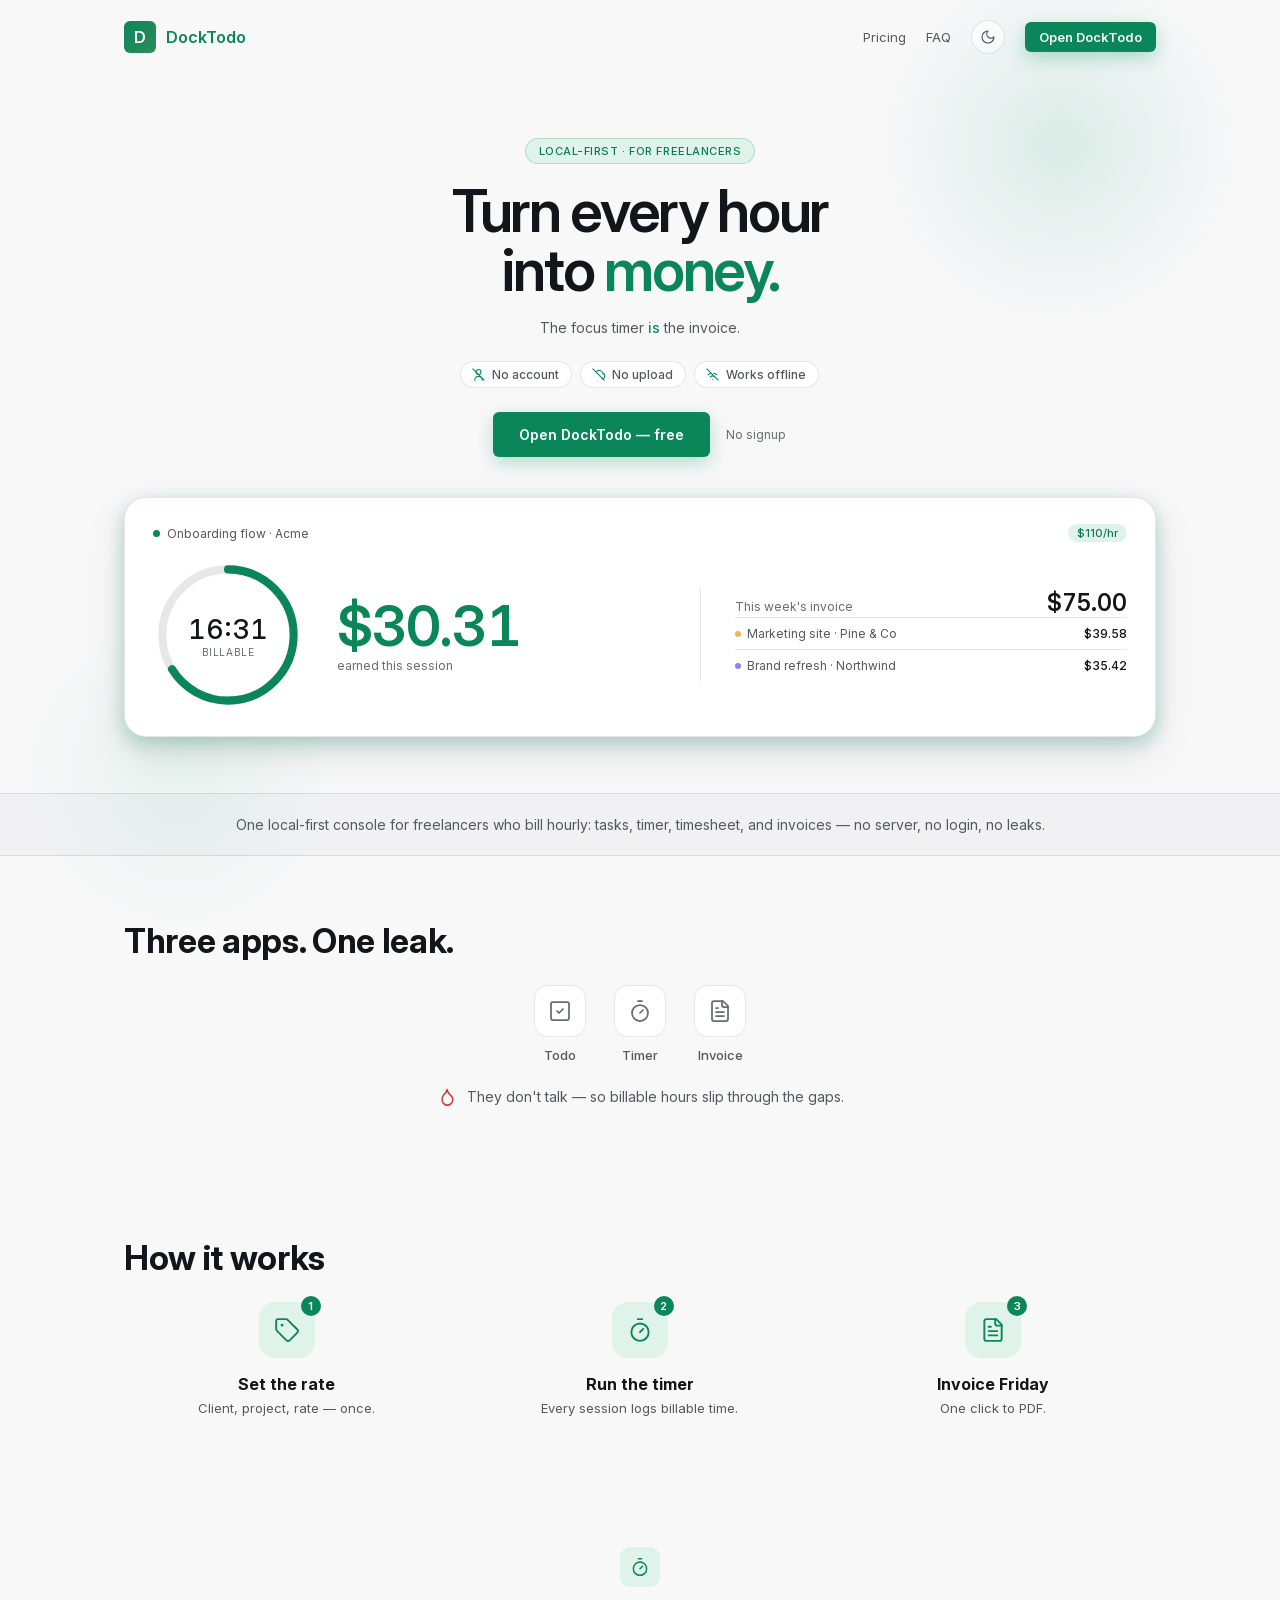
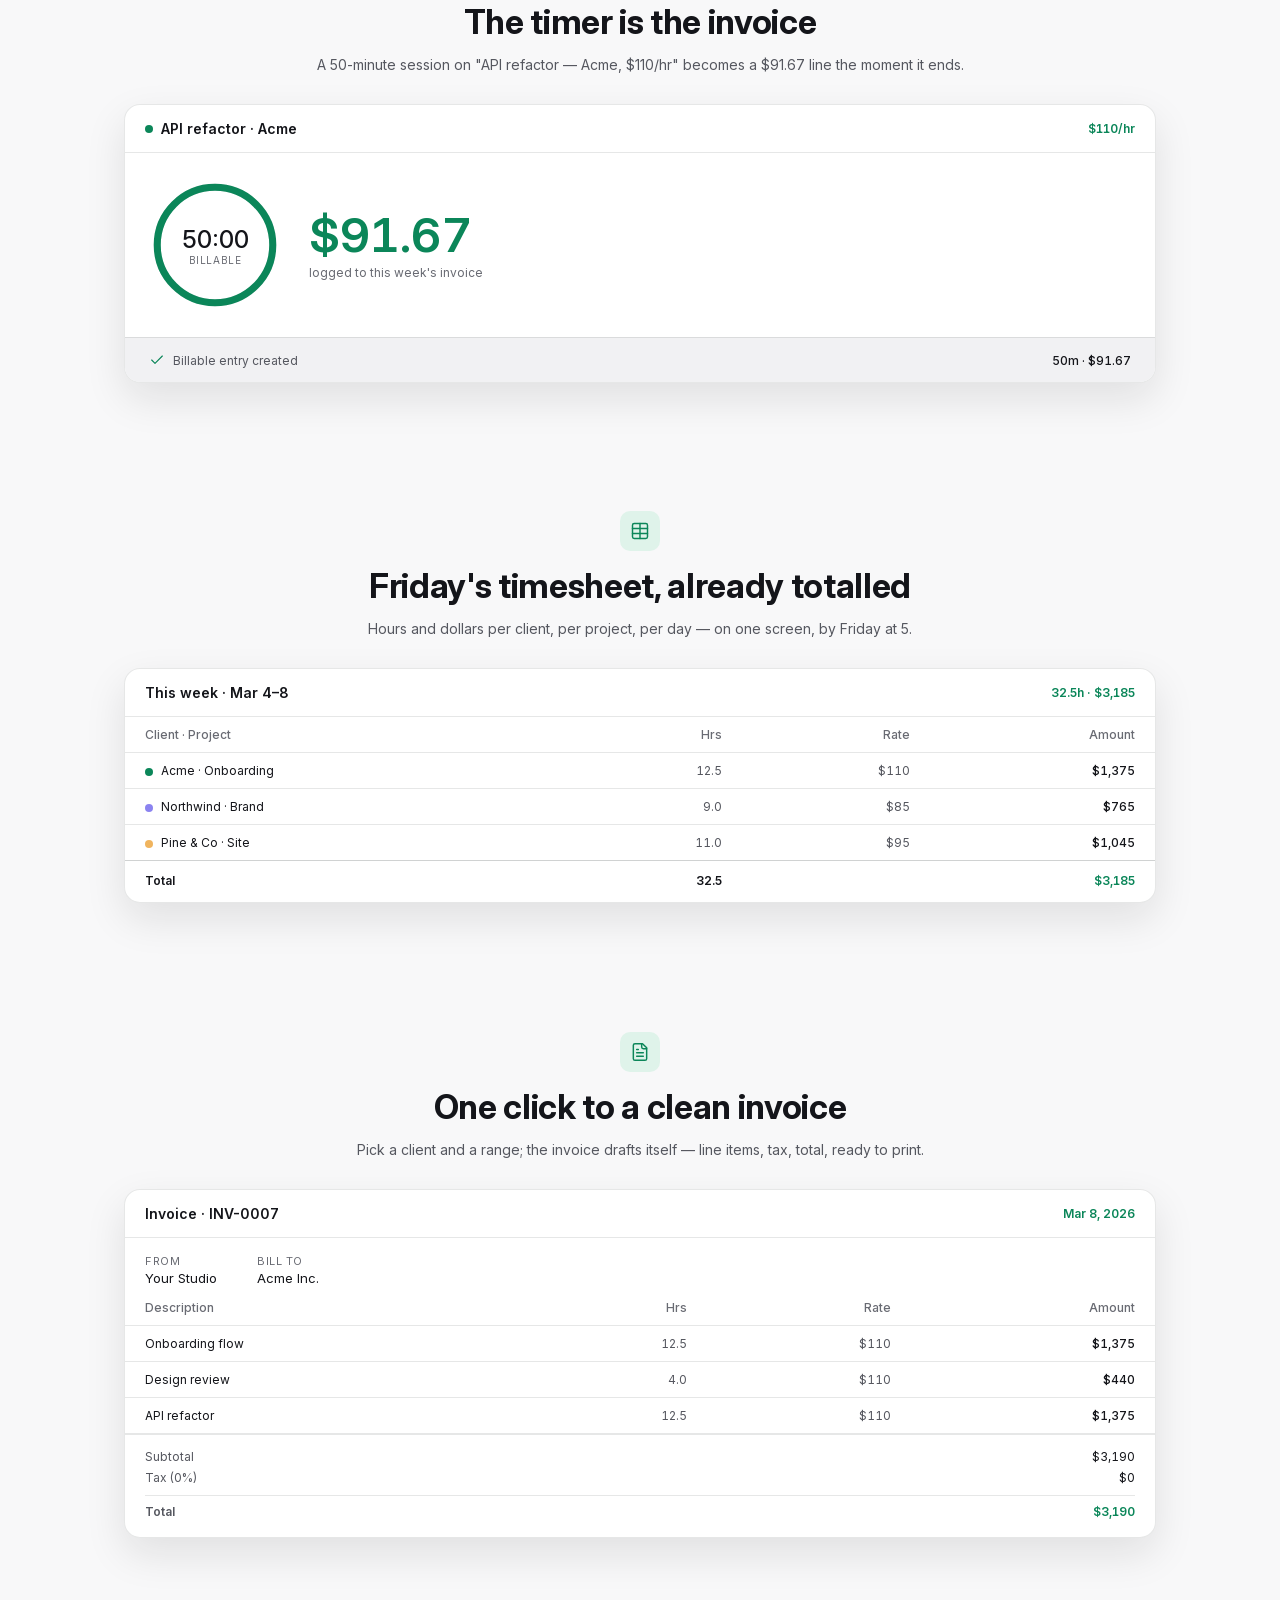
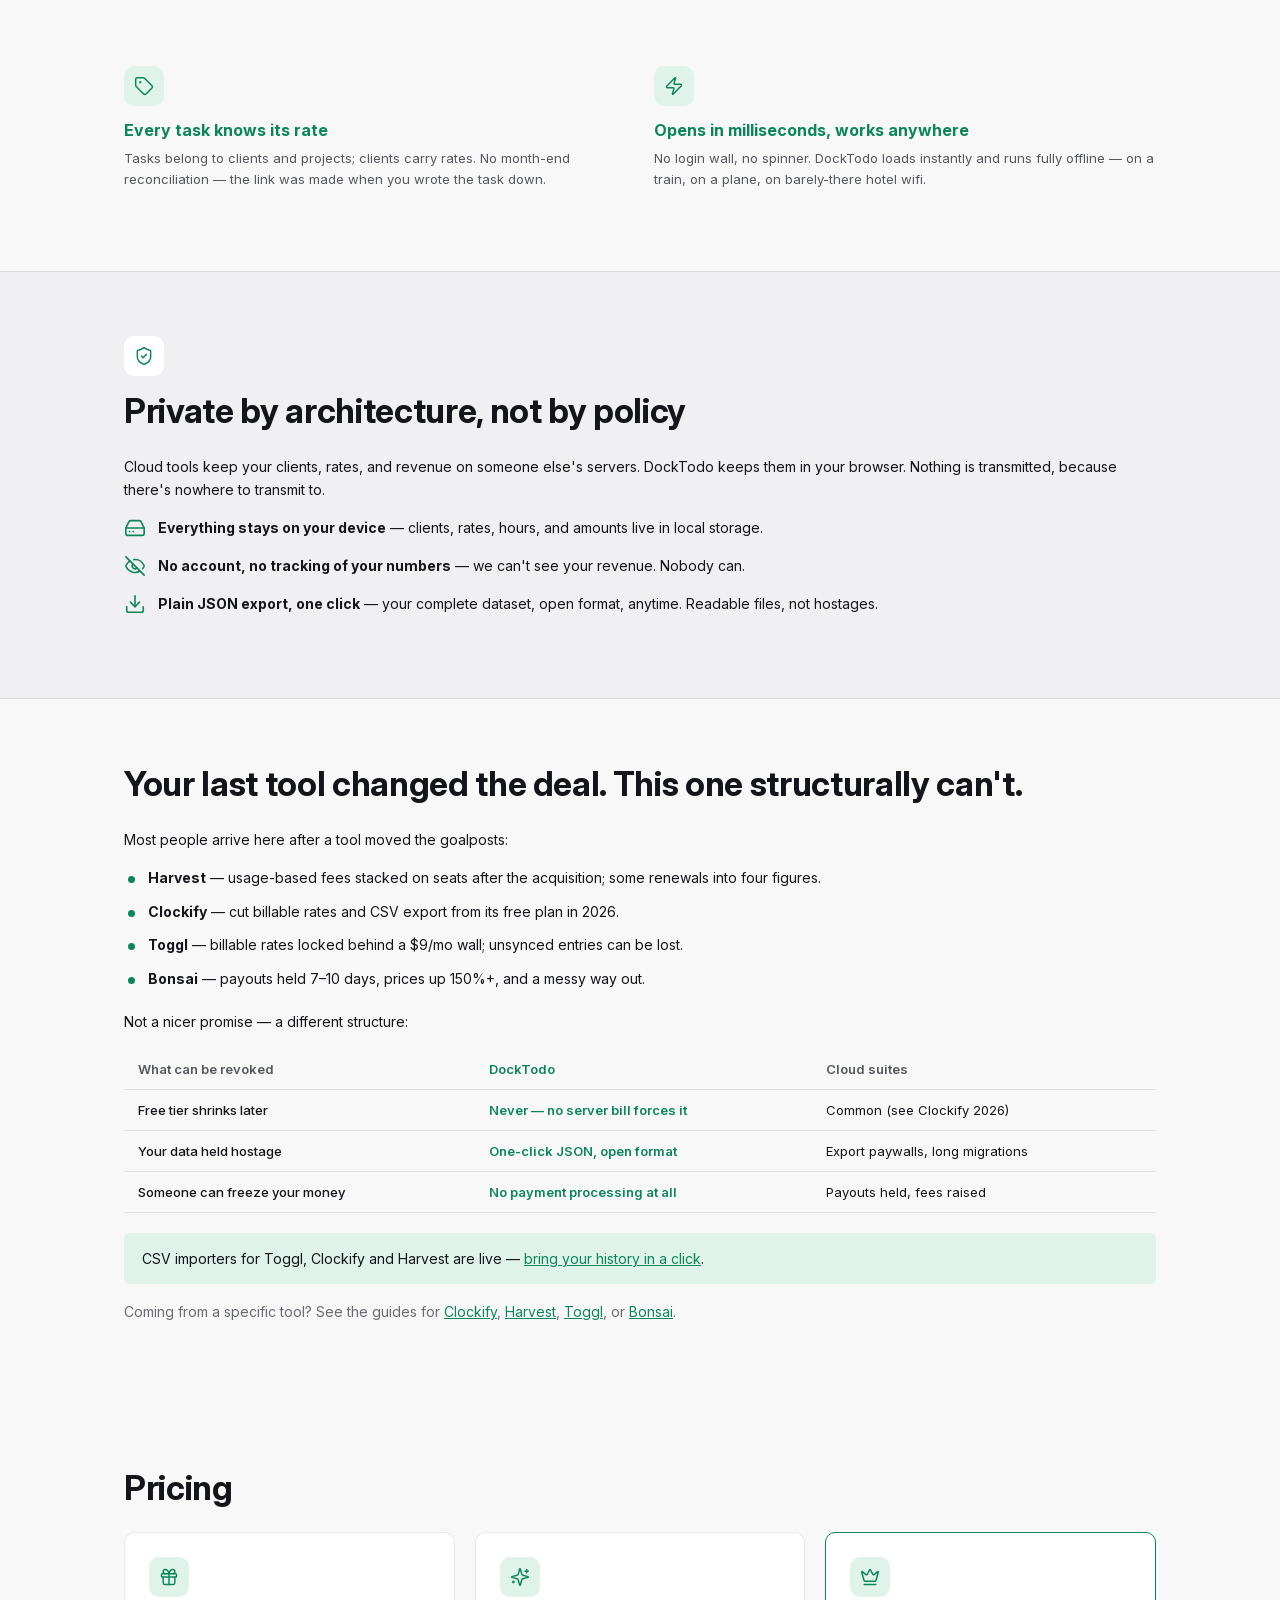
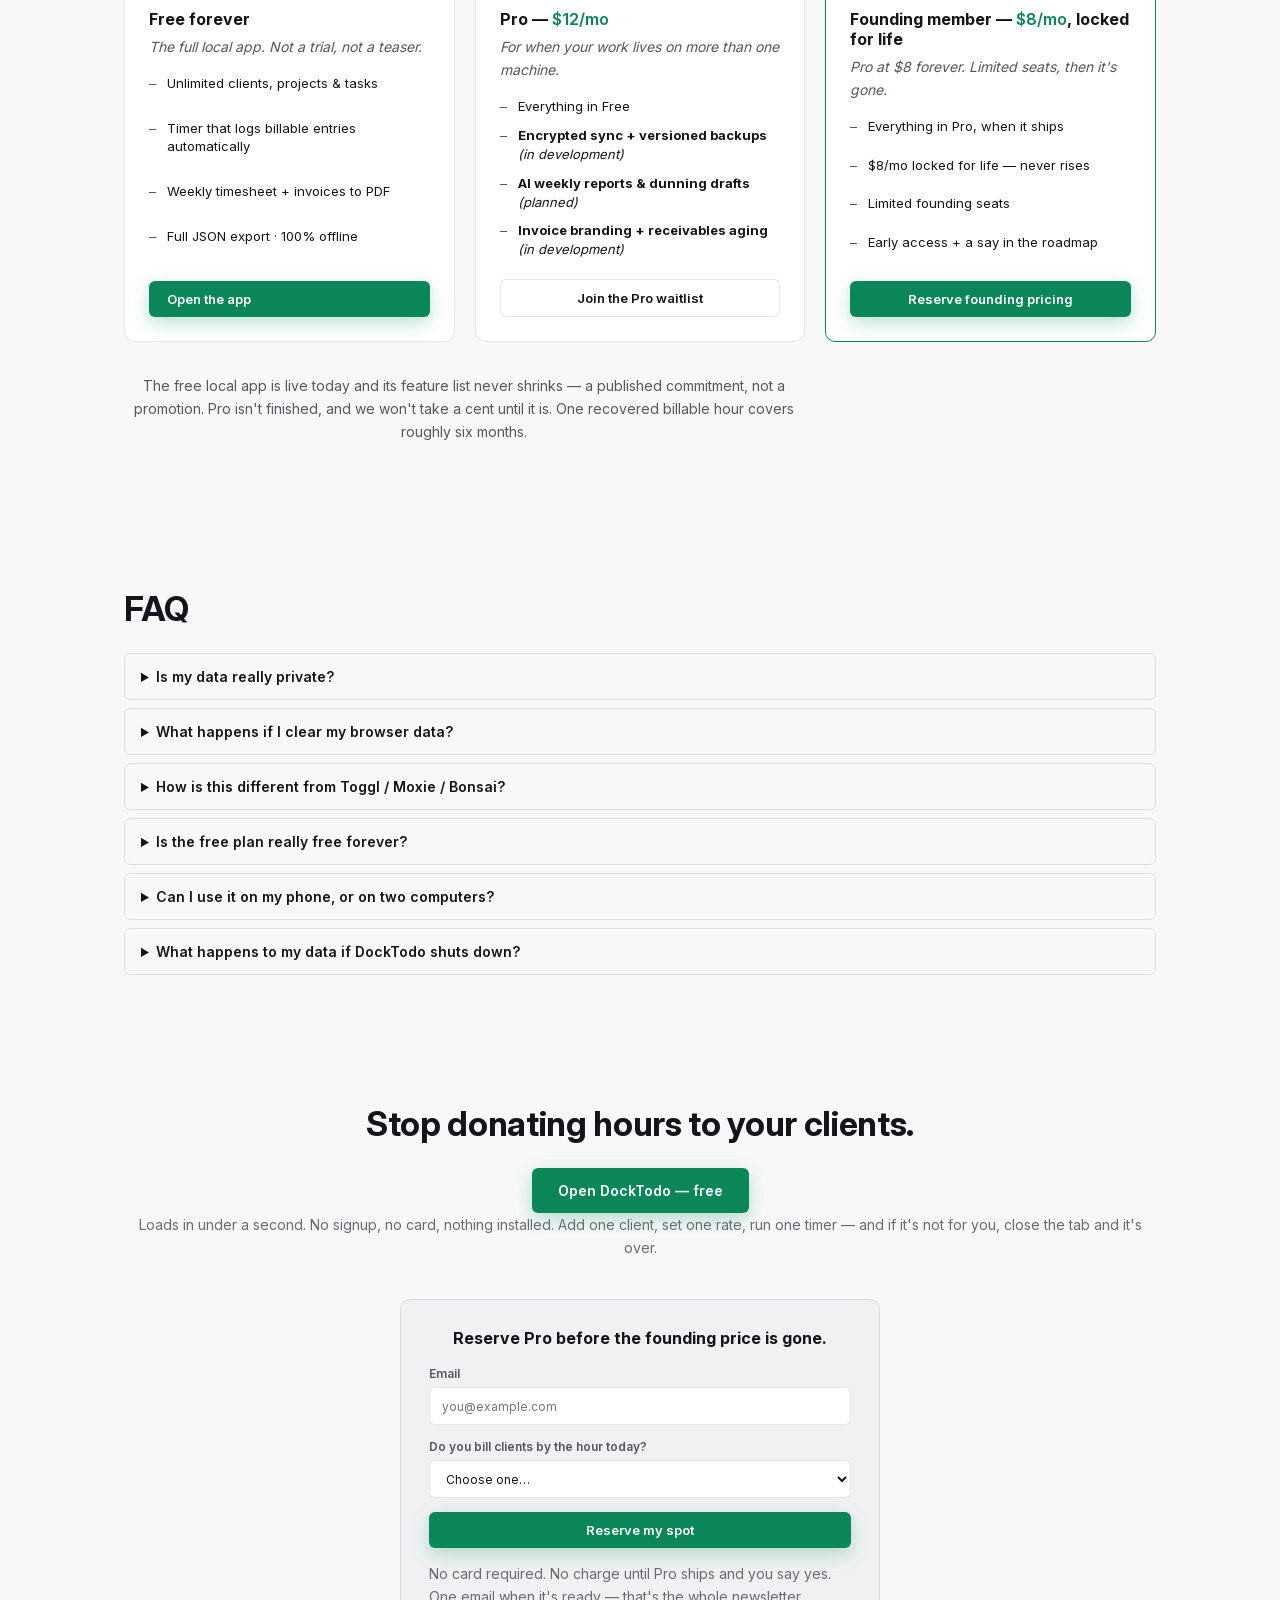
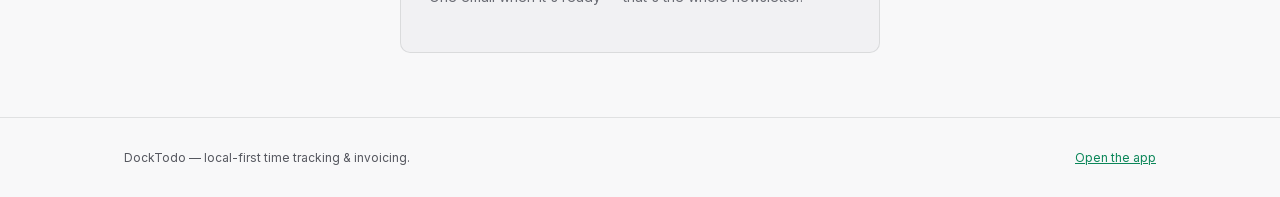
<file: index.html>
<!doctype html>
<html lang="en">
  <head>
    <meta charset="UTF-8" />
    <meta name="viewport" content="width=device-width, initial-scale=1.0" />
    <title>DockTodo — Bill every hour you track. Local-first time tracking &amp; invoicing.</title>
    <meta
      name="description"
      content="DockTodo turns focused work into invoice lines automatically. Tasks know their client and rate; the timer logs billable time; Friday produces the invoice. Runs entirely in your browser — no account, no upload."
    />
    <link rel="canonical" href="https://docktodo.com/" />
    <meta property="og:title" content="DockTodo — Bill every hour you track." />
    <meta
      property="og:description"
      content="Local-first time tracking &amp; invoicing for freelancers who bill hourly. The focus timer is the billing source; the weekly timesheet totals itself; invoices print to PDF. No server, no login, no leaks."
    />
    <meta property="og:type" content="website" />
    <meta property="og:url" content="https://docktodo.com/" />
    <meta property="og:image" content="https://docktodo.com/og.png" />
    <meta name="twitter:card" content="summary_large_image" />
    <link
      rel="icon"
      type="image/svg+xml"
      href="data:image/svg+xml,%3Csvg xmlns='http://www.w3.org/2000/svg' viewBox='0 0 64 64'%3E%3Cdefs%3E%3ClinearGradient id='g' x1='0' y1='0' x2='1' y2='1'%3E%3Cstop offset='0' stop-color='%231d6b4f'/%3E%3Cstop offset='1' stop-color='%232a7d5c'/%3E%3C/linearGradient%3E%3C/defs%3E%3Crect width='64' height='64' rx='14' fill='url(%23g)'/%3E%3Ctext x='32' y='45' font-family='Arial,sans-serif' font-size='38' font-weight='800' fill='%23fff' text-anchor='middle'%3ED%3C/text%3E%3C/svg%3E"
    />
    <script type="application/ld+json">
      {
        "@context": "https://schema.org",
        "@type": "SoftwareApplication",
        "name": "DockTodo",
        "applicationCategory": "BusinessApplication",
        "operatingSystem": "Web",
        "description": "Local-first time tracking and invoicing for freelancers who bill hourly. The focus timer writes billable time entries; the weekly timesheet totals hours and money per client; invoices print to PDF. Runs entirely in the browser.",
        "url": "https://docktodo.com/",
        "offers": {
          "@type": "Offer",
          "price": "0",
          "priceCurrency": "USD",
          "description": "Free forever: unlimited clients, projects, tasks, timer, weekly timesheet, invoices and JSON export."
        }
      }
    </script>
    <link rel="stylesheet" href="./assets/styles.css" />
    <link rel="stylesheet" href="./assets/landing.css" />
  </head>
  <body class="landing">
    <header class="lp-nav">
      <div class="lp-wrap-wide lp-nav-inner">
        <a class="lp-brand" href="/">
          <span class="lp-logo">D</span>
          <span>DockTodo</span>
        </a>
        <nav class="lp-nav-links">
          <a href="#pricing">Pricing</a>
          <a href="#faq">FAQ</a>
          <button class="lp-theme-toggle" id="themeToggle" type="button" aria-label="Toggle light or dark mode"></button>
          <a class="btn-primary btn-sm" href="./app.html">Open DockTodo</a>
        </nav>
      </div>
    </header>

    <main>
      <!-- 1. Hero -->
      <section class="lp-section lp-hero">
        <div class="lp-wrap-wide">
          <span class="lp-blob lp-blob-a" aria-hidden="true"></span>
          <span class="lp-blob lp-blob-b" aria-hidden="true"></span>

          <div class="lp-hero-copy">
            <span class="lp-eyebrow">Local-first · For freelancers</span>
            <h1>Turn every hour<br />into <span class="lp-hl">money.</span></h1>
            <p class="lp-lead">
              The focus timer <em class="lp-em">is</em> the invoice.
            </p>
            <ul class="lp-badges" aria-label="Trust signals">
              <li><svg class="lp-badge-ic" viewBox="0 0 24 24" aria-hidden="true" fill="none" stroke="currentColor" stroke-width="1.75" stroke-linecap="round" stroke-linejoin="round"><path d="M18 21a6 6 0 0 0-12 0"/><circle cx="12" cy="8" r="4"/><path d="M3 3l18 18"/></svg>No account</li>
              <li><svg class="lp-badge-ic" viewBox="0 0 24 24" aria-hidden="true" fill="none" stroke="currentColor" stroke-width="1.75" stroke-linecap="round" stroke-linejoin="round"><path d="M17.5 19a4.5 4.5 0 0 0 1.4-8.8 6 6 0 0 0-10.4-2.6M3 3l18 18"/></svg>No upload</li>
              <li><svg class="lp-badge-ic" viewBox="0 0 24 24" aria-hidden="true" fill="none" stroke="currentColor" stroke-width="1.75" stroke-linecap="round" stroke-linejoin="round"><path d="M5 12.5a10 10 0 0 1 5-2.4M14 10a10 10 0 0 1 5 2.5M8.5 16a5 5 0 0 1 7 0M12 20h.01M3 3l18 18"/></svg>Works offline</li>
            </ul>
            <div class="lp-cta-row">
              <a class="btn-primary btn-lg" href="./app.html">Open DockTodo — free</a>
              <span class="lp-cta-aside">No signup</span>
            </div>
          </div>

          <!-- Live time→money demo (vanilla requestAnimationFrame + SVG, zero deps).
               S6-5: one wide card, three zones side by side (ring / earned / week). -->
          <aside class="lp-demo" aria-label="Live demo: a focus session turning into billable money">
            <div class="lp-demo-head">
              <span class="lp-demo-task"><span class="lp-demo-dot"></span>Onboarding flow · Acme</span>
              <span class="lp-demo-rate" id="demoRate">$110/hr</span>
            </div>
            <div class="lp-demo-body">
              <div class="lp-demo-timer">
                <div class="lp-ring-wrap">
                  <svg class="lp-ring" width="112" height="112" viewBox="0 0 112 112" aria-hidden="true">
                    <circle class="lp-ring-track" cx="56" cy="56" r="49" />
                    <circle
                      class="lp-ring-fill"
                      id="demoRing"
                      cx="56"
                      cy="56"
                      r="49"
                      stroke-dasharray="308"
                      stroke-dashoffset="308"
                    />
                  </svg>
                  <div class="lp-ring-center">
                    <span class="lp-num lp-timer" id="demoTimer">00:00</span>
                    <span class="lp-ring-label">billable</span>
                  </div>
                </div>
              </div>
              <div class="lp-demo-earned">
                <div class="lp-num lp-money" id="demoMoney">$0.00</div>
                <div class="lp-demo-sub">earned this session</div>
              </div>
              <div class="lp-demo-week">
                <div class="lp-demo-week-head">
                  <span class="lp-demo-week-label">This week's invoice</span>
                  <span class="lp-num lp-demo-week-total" id="demoWeek">$0.00</span>
                </div>
                <div class="lp-demo-lines" id="demoLines"></div>
              </div>
            </div>
          </aside>
        </div>
      </section>

      <!-- 2. Positioning strip -->
      <section class="lp-strip">
        <div class="lp-wrap">
          One local-first console for freelancers who bill hourly: tasks, timer, timesheet, and invoices — no server, no
          login, no leaks.
        </div>
      </section>

      <!-- 3. Problem (S6-5: diagram over prose — three tools, one leak) -->
      <section class="lp-section">
        <div class="lp-wrap">
          <h2>Three apps. One leak.</h2>
          <div class="lp-leak">
            <div class="lp-leak-tools">
              <div class="lp-leak-tool">
                <span class="lp-leak-ic" aria-hidden="true"><svg viewBox="0 0 24 24" fill="none" stroke="currentColor" stroke-width="1.75" stroke-linecap="round" stroke-linejoin="round"><rect width="18" height="18" x="3" y="3" rx="2"/><path d="m9 12 2 2 4-4"/></svg></span>
                Todo
              </div>
              <div class="lp-leak-tool">
                <span class="lp-leak-ic" aria-hidden="true"><svg viewBox="0 0 24 24" fill="none" stroke="currentColor" stroke-width="1.75" stroke-linecap="round" stroke-linejoin="round"><line x1="10" x2="14" y1="2" y2="2"/><line x1="12" x2="15" y1="14" y2="11"/><circle cx="12" cy="14" r="8"/></svg></span>
                Timer
              </div>
              <div class="lp-leak-tool">
                <span class="lp-leak-ic" aria-hidden="true"><svg viewBox="0 0 24 24" fill="none" stroke="currentColor" stroke-width="1.75" stroke-linecap="round" stroke-linejoin="round"><path d="M15 2H6a2 2 0 0 0-2 2v16a2 2 0 0 0 2 2h12a2 2 0 0 0 2-2V7z"/><path d="M14 2v4a2 2 0 0 0 2 2h4"/><path d="M10 9H8"/><path d="M16 13H8"/><path d="M16 17H8"/></svg></span>
                Invoice
              </div>
            </div>
            <p class="lp-leak-cap">
              <span class="lp-leak-drop" aria-hidden="true"><svg viewBox="0 0 24 24" fill="none" stroke="currentColor" stroke-width="1.75" stroke-linecap="round" stroke-linejoin="round"><path d="M12 22a7 7 0 0 0 7-7c0-2-1-3.9-3-5.5s-3.5-4-4-6.5c-.5 2.5-2 4.9-4 6.5C7 11.1 6 13 6 15a7 7 0 0 0 7 7z"/></svg></span>
              They don't talk — so billable hours slip through the gaps.
            </p>
          </div>
        </div>
      </section>

      <!-- 4. How it works -->
      <section class="lp-section">
        <div class="lp-wrap">
          <h2>How it works</h2>
          <ol class="lp-steps-flow">
            <li>
              <span class="lp-flow-ic" aria-hidden="true"><svg viewBox="0 0 24 24" fill="none" stroke="currentColor" stroke-width="1.75" stroke-linecap="round" stroke-linejoin="round"><path d="M12.586 2.586A2 2 0 0 0 11.172 2H4a2 2 0 0 0-2 2v7.172a2 2 0 0 0 .586 1.414l8.704 8.704a2.426 2.426 0 0 0 3.42 0l6.58-6.58a2.426 2.426 0 0 0 0-3.42z"/><circle cx="7.5" cy="7.5" r=".5" fill="currentColor"/></svg></span>
              <h3>Set the rate</h3>
              <p>Client, project, rate — once.</p>
            </li>
            <li>
              <span class="lp-flow-ic" aria-hidden="true"><svg viewBox="0 0 24 24" fill="none" stroke="currentColor" stroke-width="1.75" stroke-linecap="round" stroke-linejoin="round"><line x1="10" x2="14" y1="2" y2="2"/><line x1="12" x2="15" y1="14" y2="11"/><circle cx="12" cy="14" r="8"/></svg></span>
              <h3>Run the timer</h3>
              <p>Every session logs billable time.</p>
            </li>
            <li>
              <span class="lp-flow-ic" aria-hidden="true"><svg viewBox="0 0 24 24" fill="none" stroke="currentColor" stroke-width="1.75" stroke-linecap="round" stroke-linejoin="round"><path d="M15 2H6a2 2 0 0 0-2 2v16a2 2 0 0 0 2 2h12a2 2 0 0 0 2-2V7z"/><path d="M14 2v4a2 2 0 0 0 2 2h4"/><path d="M10 9H8"/><path d="M16 13H8"/><path d="M16 17H8"/></svg></span>
              <h3>Invoice Friday</h3>
              <p>One click to PDF.</p>
            </li>
          </ol>
        </div>
      </section>

      <!-- 5a. Feature: the timer is the invoice (S6: stacked, full-width shot) -->
      <section class="lp-section">
        <div class="lp-wrap-wide lp-stack">
          <div class="lp-stack-copy">
            <span class="lp-ico-chip" aria-hidden="true"><svg viewBox="0 0 24 24" fill="none" stroke="currentColor" stroke-width="1.75" stroke-linecap="round" stroke-linejoin="round"><line x1="10" x2="14" y1="2" y2="2"/><line x1="12" x2="15" y1="14" y2="11"/><circle cx="12" cy="14" r="8"/></svg></span>
            <h2>The timer is the invoice</h2>
            <p>A 50-minute session on "API refactor — Acme, $110/hr" becomes a $91.67 line the moment it ends.</p>
          </div>
          <div class="lp-mock lp-mock-focus" role="img" aria-label="A 50-minute focus session on API refactor for Acme at $110 per hour ends and creates a $91.67 billable entry.">
            <div class="lp-mock-head">
              <span class="lp-mock-title"><span class="lp-mock-dot"></span>API refactor · Acme</span>
              <span class="lp-mock-chip">$110/hr</span>
            </div>
            <div class="lp-mock-focus-body">
              <div class="lp-mock-ring">
                <svg viewBox="0 0 112 112" aria-hidden="true">
                  <circle class="lp-ring-track" cx="56" cy="56" r="49" />
                  <circle class="lp-ring-fill" cx="56" cy="56" r="49" stroke-dasharray="308" stroke-dashoffset="0" transform="rotate(-90 56 56)" />
                </svg>
                <div class="lp-mock-ring-c"><span class="lp-num">50:00</span><span class="lp-mock-ring-l">billable</span></div>
              </div>
              <div class="lp-mock-earned">
                <div class="lp-num lp-mock-money">$91.67</div>
                <div class="lp-mock-sub">logged to this week's invoice</div>
              </div>
            </div>
            <div class="lp-mock-entry">
              <span class="lp-mock-entry-l"><svg viewBox="0 0 24 24" fill="none" stroke="currentColor" stroke-width="1.75" stroke-linecap="round" stroke-linejoin="round" aria-hidden="true"><path d="M20 6 9 17l-5-5"/></svg>Billable entry created</span>
              <span class="lp-num lp-mock-entry-amt">50m · $91.67</span>
            </div>
          </div>
        </div>
      </section>

      <!-- 5b. Feature: Friday's timesheet (S6: stacked, full-width shot) -->
      <section class="lp-section">
        <div class="lp-wrap-wide lp-stack">
          <div class="lp-stack-copy">
            <span class="lp-ico-chip" aria-hidden="true"><svg viewBox="0 0 24 24" fill="none" stroke="currentColor" stroke-width="1.75" stroke-linecap="round" stroke-linejoin="round"><path d="M12 3v18"/><rect width="18" height="18" x="3" y="3" rx="2"/><path d="M3 9h18"/><path d="M3 15h18"/></svg></span>
            <h2>Friday's timesheet, already totalled</h2>
            <p>Hours and dollars per client, per project, per day — on one screen, by Friday at 5.</p>
          </div>
          <div class="lp-mock lp-mock-sheet" role="img" aria-label="Weekly timesheet: Acme 12.5 hours $1,375, Northwind 9 hours $765, Pine and Co 11 hours $1,045, totalling 32.5 hours and $3,185.">
            <div class="lp-mock-head">
              <span class="lp-mock-title">This week · Mar 4–8</span>
              <span class="lp-mock-chip">32.5h · $3,185</span>
            </div>
            <table class="lp-sheet">
              <thead>
                <tr><th>Client · Project</th><th>Hrs</th><th>Rate</th><th>Amount</th></tr>
              </thead>
              <tbody>
                <tr><td><span class="lp-mock-dot"></span>Acme · Onboarding</td><td>12.5</td><td>$110</td><td>$1,375</td></tr>
                <tr><td><span class="lp-mock-dot lp-mock-dot-b"></span>Northwind · Brand</td><td>9.0</td><td>$85</td><td>$765</td></tr>
                <tr><td><span class="lp-mock-dot lp-mock-dot-c"></span>Pine &amp; Co · Site</td><td>11.0</td><td>$95</td><td>$1,045</td></tr>
              </tbody>
              <tfoot>
                <tr><td>Total</td><td>32.5</td><td></td><td>$3,185</td></tr>
              </tfoot>
            </table>
          </div>
        </div>
      </section>

      <!-- 5c. Feature: invoice (S6: stacked, full-width shot) -->
      <section class="lp-section">
        <div class="lp-wrap-wide lp-stack">
          <div class="lp-stack-copy">
            <span class="lp-ico-chip" aria-hidden="true"><svg viewBox="0 0 24 24" fill="none" stroke="currentColor" stroke-width="1.75" stroke-linecap="round" stroke-linejoin="round"><path d="M15 2H6a2 2 0 0 0-2 2v16a2 2 0 0 0 2 2h12a2 2 0 0 0 2-2V7z"/><path d="M14 2v4a2 2 0 0 0 2 2h4"/><path d="M16 13H8"/><path d="M16 17H8"/><path d="M10 9H8"/></svg></span>
            <h2>One click to a clean invoice</h2>
            <p>Pick a client and a range; the invoice drafts itself — line items, tax, total, ready to print.</p>
          </div>
          <div class="lp-mock lp-mock-invoice" role="img" aria-label="Invoice INV-0007 to Acme Inc: three line items subtotalling $3,190, tax 0, total $3,190.">
            <div class="lp-mock-head">
              <span class="lp-mock-title">Invoice · INV-0007</span>
              <span class="lp-mock-chip">Mar 8, 2026</span>
            </div>
            <div class="lp-inv-meta">
              <div><span class="lp-inv-lbl">From</span>Your Studio</div>
              <div><span class="lp-inv-lbl">Bill to</span>Acme Inc.</div>
            </div>
            <table class="lp-sheet lp-inv-lines">
              <thead>
                <tr><th>Description</th><th>Hrs</th><th>Rate</th><th>Amount</th></tr>
              </thead>
              <tbody>
                <tr><td>Onboarding flow</td><td>12.5</td><td>$110</td><td>$1,375</td></tr>
                <tr><td>Design review</td><td>4.0</td><td>$110</td><td>$440</td></tr>
                <tr><td>API refactor</td><td>12.5</td><td>$110</td><td>$1,375</td></tr>
              </tbody>
            </table>
            <div class="lp-inv-totals">
              <div><span>Subtotal</span><span class="lp-num">$3,190</span></div>
              <div><span>Tax (0%)</span><span class="lp-num">$0</span></div>
              <div class="lp-inv-total"><span>Total</span><span class="lp-num">$3,190</span></div>
            </div>
          </div>
        </div>
      </section>

      <!-- 5d. Feature: two small blocks -->
      <section class="lp-section">
        <div class="lp-wrap-wide">
          <div class="lp-features">
            <article>
              <span class="lp-ico-chip" aria-hidden="true"><svg viewBox="0 0 24 24" fill="none" stroke="currentColor" stroke-width="1.75" stroke-linecap="round" stroke-linejoin="round"><path d="M12.586 2.586A2 2 0 0 0 11.172 2H4a2 2 0 0 0-2 2v7.172a2 2 0 0 0 .586 1.414l8.704 8.704a2.426 2.426 0 0 0 3.42 0l6.58-6.58a2.426 2.426 0 0 0 0-3.42z"/><circle cx="7.5" cy="7.5" r=".5" fill="currentColor"/></svg></span>
              <h3>Every task knows its rate</h3>
              <p>Tasks belong to clients and projects; clients carry rates. No month-end reconciliation — the link was made when you wrote the task down.</p>
            </article>
            <article>
              <span class="lp-ico-chip" aria-hidden="true"><svg viewBox="0 0 24 24" fill="none" stroke="currentColor" stroke-width="1.75" stroke-linecap="round" stroke-linejoin="round"><path d="M4 14a1 1 0 0 1-.78-1.63l9.9-10.2a.5.5 0 0 1 .86.46l-1.92 6.02A1 1 0 0 0 13 10h7a1 1 0 0 1 .78 1.63l-9.9 10.2a.5.5 0 0 1-.86-.46l1.92-6.02A1 1 0 0 0 11 14z"/></svg></span>
              <h3>Opens in milliseconds, works anywhere</h3>
              <p>No login wall, no spinner. DockTodo loads instantly and runs fully offline — on a train, on a plane, on barely-there hotel wifi.</p>
            </article>
          </div>
        </div>
      </section>

      <!-- 6. Trust / local-first -->
      <section class="lp-section lp-trust">
        <div class="lp-wrap">
          <span class="lp-ico-chip" aria-hidden="true"><svg viewBox="0 0 24 24" fill="none" stroke="currentColor" stroke-width="1.75" stroke-linecap="round" stroke-linejoin="round"><path d="M20 13c0 5-3.5 7.5-7.66 8.95a1 1 0 0 1-.67-.01C7.5 20.5 4 18 4 13V6a1 1 0 0 1 1-1c2 0 4.5-1.2 6.24-2.72a1.17 1.17 0 0 1 1.52 0C14.51 3.81 17 5 19 5a1 1 0 0 1 1 1z"/><path d="m9 12 2 2 4-4"/></svg></span>
          <h2>Private by architecture, not by policy</h2>
          <p>
            Cloud tools keep your clients, rates, and revenue on someone else's servers. DockTodo keeps them in your
            browser. Nothing is transmitted, because there's nowhere to transmit to.
          </p>
          <ul class="lp-bullets lp-bullets-ico">
            <li><span class="lp-bi" aria-hidden="true"><svg viewBox="0 0 24 24" fill="none" stroke="currentColor" stroke-width="1.75" stroke-linecap="round" stroke-linejoin="round"><line x1="22" x2="2" y1="12" y2="12"/><path d="M5.45 5.11 2 12v6a2 2 0 0 0 2 2h16a2 2 0 0 0 2-2v-6l-3.45-6.89A2 2 0 0 0 16.76 4H7.24a2 2 0 0 0-1.79 1.11z"/><line x1="6" x2="6.01" y1="16" y2="16"/><line x1="10" x2="10.01" y1="16" y2="16"/></svg></span><strong>Everything stays on your device</strong> — clients, rates, hours, and amounts live in local storage.</li>
            <li><span class="lp-bi" aria-hidden="true"><svg viewBox="0 0 24 24" fill="none" stroke="currentColor" stroke-width="1.75" stroke-linecap="round" stroke-linejoin="round"><path d="M10.733 5.076a10.744 10.744 0 0 1 11.205 6.575 1 1 0 0 1 0 .696 10.747 10.747 0 0 1-1.444 2.49"/><path d="M14.084 14.158a3 3 0 0 1-4.242-4.242"/><path d="M17.479 17.499a10.75 10.75 0 0 1-15.417-5.151 1 1 0 0 1 0-.696 10.75 10.75 0 0 1 4.446-5.143"/><path d="m2 2 20 20"/></svg></span><strong>No account, no tracking of your numbers</strong> — we can't see your revenue. Nobody can.</li>
            <li><span class="lp-bi" aria-hidden="true"><svg viewBox="0 0 24 24" fill="none" stroke="currentColor" stroke-width="1.75" stroke-linecap="round" stroke-linejoin="round"><path d="M21 15v4a2 2 0 0 1-2 2H5a2 2 0 0 1-2-2v-4"/><polyline points="7 10 12 15 17 10"/><line x1="12" x2="12" y1="15" y2="3"/></svg></span><strong>Plain JSON export, one click</strong> — your complete dataset, open format, anytime. Readable files, not hostages.</li>
          </ul>
        </div>
      </section>

      <!-- 7. Switching (publish with S3-1 — importers are live) -->
      <section class="lp-section lp-switching">
        <div class="lp-wrap-wide">
          <h2>Your last tool changed the deal. This one structurally can't.</h2>
          <p>Most people arrive here after a tool moved the goalposts:</p>
          <ul class="lp-bullets">
            <li><strong>Harvest</strong> — usage-based fees stacked on seats after the acquisition; some renewals into four figures.</li>
            <li><strong>Clockify</strong> — cut billable rates and CSV export from its free plan in 2026.</li>
            <li><strong>Toggl</strong> — billable rates locked behind a $9/mo wall; unsynced entries can be lost.</li>
            <li><strong>Bonsai</strong> — payouts held 7–10 days, prices up 150%+, and a messy way out.</li>
          </ul>
          <p>Not a nicer promise — a different structure:</p>
          <div class="lp-table-scroll">
            <table class="compare-table">
              <thead>
                <tr>
                  <th scope="col">What can be revoked</th>
                  <th scope="col" class="col-us">DockTodo</th>
                  <th scope="col">Cloud suites</th>
                </tr>
              </thead>
              <tbody>
                <tr>
                  <th scope="row">Free tier shrinks later</th>
                  <td class="mark-us">Never — no server bill forces it</td>
                  <td>Common (see Clockify 2026)</td>
                </tr>
                <tr>
                  <th scope="row">Your data held hostage</th>
                  <td class="mark-us">One-click JSON, open format</td>
                  <td>Export paywalls, long migrations</td>
                </tr>
                <tr>
                  <th scope="row">Someone can freeze your money</th>
                  <td class="mark-us">No payment processing at all</td>
                  <td>Payouts held, fees raised</td>
                </tr>
              </tbody>
            </table>
          </div>
          <p class="lp-callout">
            CSV importers for Toggl, Clockify and Harvest are live — <a href="./app.html">bring your history in a click</a>.
          </p>
          <p class="lp-microline">
            Coming from a specific tool? See the guides for
            <a href="./switch/clockify.html">Clockify</a>, <a href="./switch/harvest.html">Harvest</a>,
            <a href="./switch/toggl.html">Toggl</a>, or <a href="./switch/bonsai.html">Bonsai</a>.
          </p>
        </div>
      </section>

      <!-- 8. Pricing -->
      <section class="lp-section" id="pricing">
        <div class="lp-wrap-wide">
          <h2>Pricing</h2>
          <div class="lp-pricing">
            <article class="lp-plan">
              <span class="lp-ico-chip" aria-hidden="true"><svg viewBox="0 0 24 24" fill="none" stroke="currentColor" stroke-width="1.75" stroke-linecap="round" stroke-linejoin="round"><rect x="3" y="8" width="18" height="4" rx="1"/><path d="M12 8v13"/><path d="M19 12v7a2 2 0 0 1-2 2H7a2 2 0 0 1-2-2v-7"/><path d="M7.5 8a2.5 2.5 0 0 1 0-5A4.8 8 0 0 1 12 8a4.8 8 0 0 1 4.5-5 2.5 2.5 0 0 1 0 5"/></svg></span>
              <h3>Free forever</h3>
              <p class="lp-plan-note">The full local app. Not a trial, not a teaser.</p>
              <ul>
                <li>Unlimited clients, projects &amp; tasks</li>
                <li>Timer that logs billable entries automatically</li>
                <li>Weekly timesheet + invoices to PDF</li>
                <li>Full JSON export · 100% offline</li>
              </ul>
              <a class="btn-primary" href="./app.html">Open the app</a>
            </article>

            <article class="lp-plan">
              <span class="lp-ico-chip" aria-hidden="true"><svg viewBox="0 0 24 24" fill="none" stroke="currentColor" stroke-width="1.75" stroke-linecap="round" stroke-linejoin="round"><path d="M9.937 15.5A2 2 0 0 0 8.5 14.063l-6.135-1.582a.5.5 0 0 1 0-.962L8.5 9.936A2 2 0 0 0 9.937 8.5l1.582-6.135a.5.5 0 0 1 .962 0L14.063 8.5A2 2 0 0 0 15.5 9.937l6.135 1.581a.5.5 0 0 1 0 .964L15.5 14.063a2 2 0 0 0-1.437 1.437l-1.582 6.135a.5.5 0 0 1-.962 0z"/><path d="M20 3v4"/><path d="M22 5h-4"/><path d="M4 17v2"/><path d="M5 18H3"/></svg></span>
              <h3>Pro — <span class="lp-plan-price">$12/mo</span></h3>
              <p class="lp-plan-note">For when your work lives on more than one machine.</p>
              <ul>
                <li>Everything in Free</li>
                <li><strong>Encrypted sync + versioned backups</strong> <em>(in development)</em></li>
                <li><strong>AI weekly reports &amp; dunning drafts</strong> <em>(planned)</em></li>
                <li><strong>Invoice branding + receivables aging</strong> <em>(in development)</em></li>
              </ul>
              <button class="btn-soft" type="button" data-waitlist="standard">Join the Pro waitlist</button>
            </article>

            <article class="lp-plan lp-plan-founding">
              <span class="lp-ico-chip" aria-hidden="true"><svg viewBox="0 0 24 24" fill="none" stroke="currentColor" stroke-width="1.75" stroke-linecap="round" stroke-linejoin="round"><path d="M11.562 3.266a.5.5 0 0 1 .876 0L15.39 8.87a1 1 0 0 0 1.516.294L21.183 5.5a.5.5 0 0 1 .798.519l-2.834 10.246a1 1 0 0 1-.956.734H5.81a1 1 0 0 1-.957-.734L2.02 6.02a.5.5 0 0 1 .798-.519l4.276 3.664a1 1 0 0 0 1.516-.294z"/><path d="M5 21h14"/></svg></span>
              <h3>Founding member — <span class="lp-plan-price">$8/mo</span>, locked for life</h3>
              <p class="lp-plan-note">Pro at $8 forever. Limited seats, then it's gone.</p>
              <ul>
                <li>Everything in Pro, when it ships</li>
                <li>$8/mo locked for life — never rises</li>
                <li>Limited founding seats</li>
                <li>Early access + a say in the roadmap</li>
              </ul>
              <button class="btn-primary" type="button" data-waitlist="founding">Reserve founding pricing</button>
            </article>
          </div>
          <p class="lp-reassure">
            The free local app is live today and its feature list never shrinks — a published commitment, not a
            promotion. Pro isn't finished, and we won't take a cent until it is. One recovered billable hour covers
            roughly six months.
          </p>
        </div>
      </section>

      <!-- 9. FAQ -->
      <section class="lp-section" id="faq">
        <div class="lp-wrap">
          <h2>FAQ</h2>
          <div class="lp-faq">
            <details>
              <summary>Is my data really private?</summary>
              <p>
                Yes, by construction. DockTodo runs entirely in your browser; your clients, rates, hours, and invoice
                amounts are stored locally and never sent anywhere. There's no server on our end to hack or subpoena.
              </p>
            </details>
            <details>
              <summary>What happens if I clear my browser data?</summary>
              <p>
                Local-first means the data lives in your browser, so wiping it deletes your data — like deleting a file.
                That's why export is one click and plain JSON. When Pro ships, encrypted sync adds off-device backups.
              </p>
            </details>
            <details>
              <summary>How is this different from Toggl / Moxie / Bonsai?</summary>
              <p>
                Those are cloud suites — accounts, servers, your billing data on their infrastructure. DockTodo is one
                local tool where the timer writes your billable entries, so tracked hours and invoice lines are the same
                record. It opens instantly, works offline, and the core app costs $0.
              </p>
            </details>
            <details>
              <summary>Is the free plan really free forever?</summary>
              <p>
                Yes. The free app runs on your device, so serving it costs us close to nothing. Pro — encrypted sync,
                backups, and expanded billing features — is the paid product that funds development. Free is the
                foundation, not the bait.
              </p>
            </details>
            <details>
              <summary>Can I use it on my phone, or on two computers?</summary>
              <p>
                Today it's a single-device web app — it works in a mobile browser, but there are no native apps.
                Multi-device sync (end-to-end encrypted) is what Pro is for, and it isn't built yet — which is why the
                Pro button says "waitlist," not "buy."
              </p>
            </details>
            <details>
              <summary>What happens to my data if DockTodo shuts down?</summary>
              <p>
                Nothing — that's the point of local-first. The app runs on your machine and keeps working offline whether
                or not our domain exists. Your JSON export is readable by anything, so worst case you keep a fast, free
                tool that no longer updates.
              </p>
            </details>
          </div>
        </div>
      </section>

      <!-- 10. Final CTA -->
      <section class="lp-section lp-final">
        <div class="lp-wrap-wide">
          <h2>Stop donating hours to your clients.</h2>
          <div class="lp-cta-row">
            <a class="btn-primary btn-lg" href="./app.html">Open DockTodo — free</a>
          </div>
          <p class="lp-microline">
            Loads in under a second. No signup, no card, nothing installed. Add one client, set one rate, run one
            timer — and if it's not for you, close the tab and it's over.
          </p>

          <!-- Waitlist form (the only one on the page — pricing CTAs scroll here) -->
          <div class="lp-waitlist" id="waitlist">
            <h3>Reserve Pro before the founding price is gone.</h3>
            <form name="waitlist" method="POST" action="/api/waitlist" class="wl-form" id="waitlistFormTop">
              <input type="hidden" name="source" value="footer" />
              <p class="wl-hp" hidden><label>Don't fill this out if you're human: <input name="bot-field" /></label></p>
              <label>
                Email
                <input type="email" name="email" required placeholder="you@example.com" autocomplete="email" />
              </label>
              <label>
                Do you bill clients by the hour today?
                <select name="billing" required>
                  <option value="">Choose one…</option>
                  <option>Yes — most of my income is hourly</option>
                  <option>Sometimes — part of my income is hourly</option>
                  <option>No — mostly fixed-price or salaried</option>
                </select>
              </label>
              <button class="btn-primary" type="submit">Reserve my spot</button>
              <p class="wl-note">No card required. No charge until Pro ships and you say yes. One email when it's ready — that's the whole newsletter.</p>
            </form>
          </div>
        </div>
      </section>
    </main>

    <footer class="lp-footer">
      <div class="lp-wrap-wide lp-footer-inner">
        <span>DockTodo — local-first time tracking &amp; invoicing.</span>
        <a href="./app.html">Open the app</a>
      </div>
    </footer>

    <script src="./assets/landing.js"></script>
  </body>
</html>
</file>
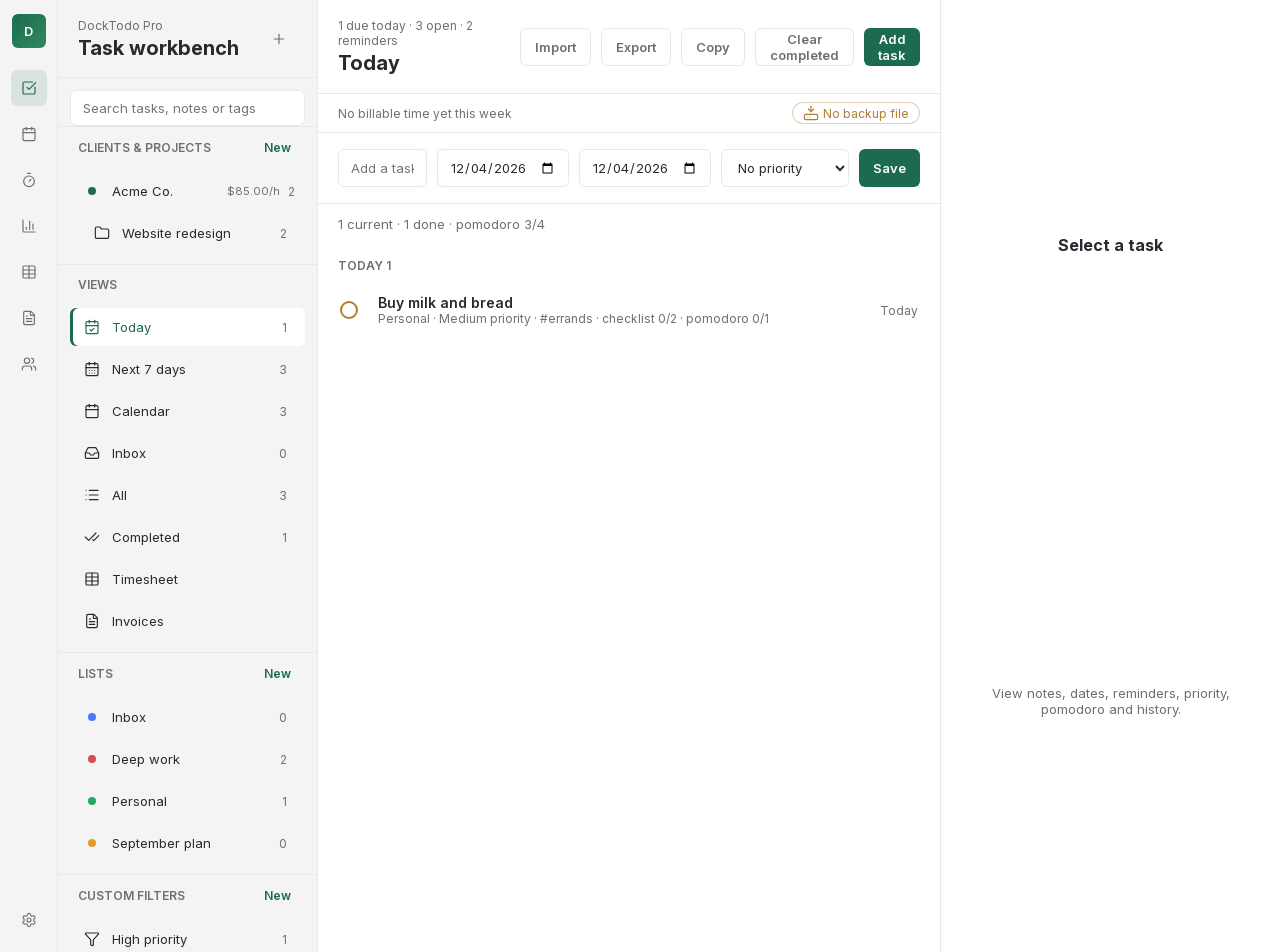
<file: app.html>
<!doctype html>
<html lang="en">
  <head>
    <meta charset="UTF-8" />
    <meta name="viewport" content="width=device-width, initial-scale=1.0" />
    <title>DockTodo — Local-first time tracking &amp; invoicing for freelancers</title>
    <meta name="description" content="DockTodo is a local-first workbench for freelancers: turn tasks into tracked time, weekly timesheets and invoices. Works offline; your data never leaves your browser." />
    <meta property="og:title" content="DockTodo — Local-first time tracking &amp; invoicing for freelancers" />
    <meta property="og:description" content="Turn tasks into tracked time, weekly timesheets and invoices. Local-first and offline; your client data stays yours." />
    <meta property="og:type" content="website" />
    <meta property="og:url" content="https://docktodo.com/" />
    <link rel="icon" type="image/svg+xml" href="data:image/svg+xml,%3Csvg xmlns='http://www.w3.org/2000/svg' viewBox='0 0 64 64'%3E%3Cdefs%3E%3ClinearGradient id='g' x1='0' y1='0' x2='1' y2='1'%3E%3Cstop offset='0' stop-color='%231d6b4f'/%3E%3Cstop offset='1' stop-color='%232a7d5c'/%3E%3C/linearGradient%3E%3C/defs%3E%3Crect width='64' height='64' rx='14' fill='url(%23g)'/%3E%3Ctext x='32' y='45' font-family='Arial,sans-serif' font-size='38' font-weight='800' fill='%23fff' text-anchor='middle'%3ED%3C/text%3E%3C/svg%3E" />
    <link rel="stylesheet" href="./assets/styles.css" />
  </head>
  <body>
    <!-- Lucide icon sprite (ISC license). 24x24 viewBox; styled by .ic. -->
    <svg xmlns="http://www.w3.org/2000/svg" style="display: none" aria-hidden="true">
      <symbol id="i-tasks" viewBox="0 0 24 24"><path d="M21 10.656V19a2 2 0 0 1-2 2H5a2 2 0 0 1-2-2V5a2 2 0 0 1 2-2h12.344"/><path d="m9 11 3 3L22 4"/></symbol>
      <symbol id="i-calendar" viewBox="0 0 24 24"><path d="M8 2v4"/><path d="M16 2v4"/><rect width="18" height="18" x="3" y="4" rx="2"/><path d="M3 10h18"/></symbol>
      <symbol id="i-focus" viewBox="0 0 24 24"><line x1="10" x2="14" y1="2" y2="2"/><line x1="12" x2="15" y1="14" y2="11"/><circle cx="12" cy="14" r="8"/></symbol>
      <symbol id="i-stats" viewBox="0 0 24 24"><path d="M3 3v16a2 2 0 0 0 2 2h16"/><path d="M18 17V9"/><path d="M13 17V5"/><path d="M8 17v-3"/></symbol>
      <symbol id="i-timesheet" viewBox="0 0 24 24"><path d="M12 3v18"/><rect width="18" height="18" x="3" y="3" rx="2"/><path d="M3 9h18"/><path d="M3 15h18"/></symbol>
      <symbol id="i-invoices" viewBox="0 0 24 24"><path d="M6 22a2 2 0 0 1-2-2V4a2 2 0 0 1 2-2h8a2.4 2.4 0 0 1 1.704.706l3.588 3.588A2.4 2.4 0 0 1 20 8v12a2 2 0 0 1-2 2z"/><path d="M14 2v5a1 1 0 0 0 1 1h5"/><path d="M10 9H8"/><path d="M16 13H8"/><path d="M16 17H8"/></symbol>
      <symbol id="i-clients" viewBox="0 0 24 24"><path d="M16 21v-2a4 4 0 0 0-4-4H6a4 4 0 0 0-4 4v2"/><path d="M16 3.128a4 4 0 0 1 0 7.744"/><path d="M22 21v-2a4 4 0 0 0-3-3.87"/><circle cx="9" cy="7" r="4"/></symbol>
      <symbol id="i-settings" viewBox="0 0 24 24"><path d="M9.671 4.136a2.34 2.34 0 0 1 4.659 0 2.34 2.34 0 0 0 3.319 1.915 2.34 2.34 0 0 1 2.33 4.033 2.34 2.34 0 0 0 0 3.831 2.34 2.34 0 0 1-2.33 4.033 2.34 2.34 0 0 0-3.319 1.915 2.34 2.34 0 0 1-4.659 0 2.34 2.34 0 0 0-3.32-1.915 2.34 2.34 0 0 1-2.33-4.033 2.34 2.34 0 0 0 0-3.831A2.34 2.34 0 0 1 6.35 6.051a2.34 2.34 0 0 0 3.319-1.915"/><circle cx="12" cy="12" r="3"/></symbol>
      <symbol id="i-today" viewBox="0 0 24 24"><path d="M8 2v4"/><path d="M16 2v4"/><rect width="18" height="18" x="3" y="4" rx="2"/><path d="M3 10h18"/><path d="m9 16 2 2 4-4"/></symbol>
      <symbol id="i-next7" viewBox="0 0 24 24"><path d="M8 2v4"/><path d="M16 2v4"/><rect width="18" height="18" x="3" y="4" rx="2"/><path d="M3 10h18"/><path d="M8 14h.01"/><path d="M12 14h.01"/><path d="M16 14h.01"/><path d="M8 18h.01"/><path d="M12 18h.01"/><path d="M16 18h.01"/></symbol>
      <symbol id="i-inbox" viewBox="0 0 24 24"><polyline points="22 12 16 12 14 15 10 15 8 12 2 12"/><path d="M5.45 5.11 2 12v6a2 2 0 0 0 2 2h16a2 2 0 0 0 2-2v-6l-3.45-6.89A2 2 0 0 0 16.76 4H7.24a2 2 0 0 0-1.79 1.11z"/></symbol>
      <symbol id="i-all" viewBox="0 0 24 24"><path d="M3 5h.01"/><path d="M3 12h.01"/><path d="M3 19h.01"/><path d="M8 5h13"/><path d="M8 12h13"/><path d="M8 19h13"/></symbol>
      <symbol id="i-completed" viewBox="0 0 24 24"><path d="M18 6 7 17l-5-5"/><path d="m22 10-7.5 7.5L13 16"/></symbol>
      <symbol id="i-project" viewBox="0 0 24 24"><path d="M20 20a2 2 0 0 0 2-2V8a2 2 0 0 0-2-2h-7.9a2 2 0 0 1-1.69-.9L9.6 3.9A2 2 0 0 0 7.93 3H4a2 2 0 0 0-2 2v13a2 2 0 0 0 2 2Z"/></symbol>
      <symbol id="i-filter" viewBox="0 0 24 24"><path d="M10 20a1 1 0 0 0 .553.895l2 1A1 1 0 0 0 14 21v-7a2 2 0 0 1 .517-1.341L21.74 4.67A1 1 0 0 0 21 3H3a1 1 0 0 0-.742 1.67l7.225 7.989A2 2 0 0 1 10 14z"/></symbol>
      <symbol id="i-tag" viewBox="0 0 24 24"><path d="M12.586 2.586A2 2 0 0 0 11.172 2H4a2 2 0 0 0-2 2v7.172a2 2 0 0 0 .586 1.414l8.704 8.704a2.426 2.426 0 0 0 3.42 0l6.58-6.58a2.426 2.426 0 0 0 0-3.42z"/><circle cx="7.5" cy="7.5" r=".5" fill="currentColor"/></symbol>
      <symbol id="i-edit" viewBox="0 0 24 24"><path d="M21.174 6.812a1 1 0 0 0-3.986-3.987L3.842 16.174a2 2 0 0 0-.5.83l-1.321 4.352a.5.5 0 0 0 .623.622l4.353-1.32a2 2 0 0 0 .83-.497z"/><path d="m15 5 4 4"/></symbol>
      <symbol id="i-close" viewBox="0 0 24 24"><path d="M18 6 6 18"/><path d="m6 6 12 12"/></symbol>
      <symbol id="i-plus" viewBox="0 0 24 24"><path d="M5 12h14"/><path d="M12 5v14"/></symbol>
      <symbol id="i-menu" viewBox="0 0 24 24"><path d="M4 6h16"/><path d="M4 12h16"/><path d="M4 18h16"/></symbol>
      <symbol id="i-more" viewBox="0 0 24 24"><circle cx="12" cy="12" r="1"/><circle cx="19" cy="12" r="1"/><circle cx="5" cy="12" r="1"/></symbol>
      <symbol id="i-backup" viewBox="0 0 24 24"><path d="M12 2v8"/><path d="m16 6-4 4-4-4"/><rect width="20" height="8" x="2" y="14" rx="2"/><path d="M6 18h.01"/><path d="M10 18h.01"/></symbol>
    </svg>

    <main class="app" aria-label="DockTodo Pro">
      <aside class="rail" aria-label="Main navigation">
        <div class="brand" title="DockTodo">D</div>
        <button class="rail-btn active" type="button" data-mode="tasks" data-i18n-title="rail.tasks" data-i18n-aria="rail.tasks" aria-label="Tasks"><svg class="ic" aria-hidden="true"><use href="#i-tasks"></use></svg></button>
        <button class="rail-btn" type="button" data-mode="calendar" data-i18n-title="rail.calendar" data-i18n-aria="rail.calendar" aria-label="Calendar"><svg class="ic" aria-hidden="true"><use href="#i-calendar"></use></svg></button>
        <button class="rail-btn" type="button" data-mode="focus" data-i18n-title="rail.focus" data-i18n-aria="rail.focus" aria-label="Focus"><svg class="ic" aria-hidden="true"><use href="#i-focus"></use></svg></button>
        <button class="rail-btn" type="button" data-mode="stats" data-i18n-title="rail.stats" data-i18n-aria="rail.stats" aria-label="Stats"><svg class="ic" aria-hidden="true"><use href="#i-stats"></use></svg></button>
        <button class="rail-btn" type="button" data-mode="timesheet" data-i18n-title="rail.timesheet" data-i18n-aria="rail.timesheet" aria-label="Timesheet"><svg class="ic" aria-hidden="true"><use href="#i-timesheet"></use></svg></button>
        <button class="rail-btn" type="button" data-mode="invoices" data-i18n-title="rail.invoices" data-i18n-aria="rail.invoices" aria-label="Invoices"><svg class="ic" aria-hidden="true"><use href="#i-invoices"></use></svg></button>
        <button class="rail-btn" type="button" data-mode="clients" data-i18n-title="rail.clients" data-i18n-aria="rail.clients" aria-label="Clients"><svg class="ic" aria-hidden="true"><use href="#i-clients"></use></svg></button>
        <button class="rail-btn bottom" type="button" data-mode="settings" data-i18n-title="rail.settings" data-i18n-aria="rail.settings" aria-label="Settings"><svg class="ic" aria-hidden="true"><use href="#i-settings"></use></svg></button>
      </aside>

      <aside class="sidebar" aria-label="Lists and filters">
        <button class="sidebar-close" id="sidebarClose" type="button" aria-label="Close"><svg class="ic" aria-hidden="true"><use href="#i-close"></use></svg></button>
        <header class="sidebar-head">
          <div>
            <p data-i18n="sidebar.kicker">DockTodo Pro</p>
            <h1 data-i18n="sidebar.title">Task workbench</h1>
          </div>
          <button class="icon-btn" id="quickAddTop" type="button" data-i18n-title="title.addTask"><svg class="ic" aria-hidden="true"><use href="#i-plus"></use></svg></button>
        </header>

        <div class="search-box">
          <input id="searchInput" type="search" data-i18n-placeholder="search.placeholder" placeholder="Search tasks, notes or tags" autocomplete="off" />
        </div>

        <section class="side-section" id="clientSection">
          <div class="section-title">
            <span data-i18n="clients.title">Clients &amp; projects</span>
            <button class="plain-btn" id="addClientTop" type="button" data-i18n="action.new">New</button>
          </div>
          <div class="nav-list" id="clientNav"></div>
        </section>

        <section class="side-section">
          <div class="section-title">
            <span data-i18n="section.views">Views</span>
          </div>
          <nav class="nav-list" id="smartLists" data-i18n-aria="section.views" aria-label="Views"></nav>
        </section>

        <section class="side-section">
          <div class="section-title">
            <span data-i18n="section.lists">Lists</span>
            <button class="plain-btn" id="addList" type="button" data-i18n="action.new">New</button>
          </div>
          <div class="nav-list" id="projectList"></div>
        </section>

        <section class="side-section">
          <div class="section-title">
            <span data-i18n="section.filters">Custom filters</span>
            <button class="plain-btn" id="addFilter" type="button" data-i18n="action.new">New</button>
          </div>
          <div class="nav-list" id="filterList"></div>
        </section>

        <details class="side-section hidden" id="tagSection">
          <summary class="section-title">
            <span data-i18n="section.tags">Tags</span>
          </summary>
          <div class="nav-list" id="tagList"></div>
        </details>
      </aside>

      <section class="main-pane" aria-label="Workspace">
        <header class="pane-head">
          <button class="menu-btn" id="menuToggle" type="button" aria-label="Lists and filters" aria-expanded="false"><svg class="ic" aria-hidden="true"><use href="#i-menu"></use></svg></button>
          <div>
            <p id="viewMeta"></p>
            <h2 id="viewTitle"></h2>
          </div>
          <div class="head-actions">
            <button class="overflow-btn" id="moreActions" type="button" aria-haspopup="true" aria-expanded="false" aria-label="More actions"><svg class="ic" aria-hidden="true"><use href="#i-more"></use></svg></button>
            <div class="head-more" id="headMore">
              <button class="soft-btn" id="importData" type="button" data-i18n="action.import">Import</button>
              <input id="importFile" type="file" accept=".json,application/json" hidden />
              <button class="soft-btn" id="exportData" type="button" data-i18n="action.export">Export</button>
              <button class="soft-btn" id="copyData" type="button" data-i18n="action.copy">Copy</button>
              <button class="soft-btn" id="clearDone" type="button" data-i18n="action.clearDone">Clear completed</button>
            </div>
            <button class="primary-btn" id="quickAdd" type="button" data-i18n="action.addTask">Add task</button>
          </div>
        </header>

        <div class="billing-strip" id="billingStrip"></div>

        <section class="task-view" id="taskView">
          <form class="quick-form" id="taskForm">
            <input id="taskInput" type="text" maxlength="140" autocomplete="off" data-i18n-placeholder="form.placeholder" placeholder="Add a task, press Enter to save" />
            <input id="taskStart" type="date" data-i18n-title="form.startDate" />
            <input id="taskDue" type="date" data-i18n-title="form.dueDate" />
            <select id="taskPriority" data-i18n-title="form.priority">
              <option value="none" data-i18n="priority.none">No priority</option>
              <option value="high" data-i18n="priority.high">High priority</option>
              <option value="medium" data-i18n="priority.medium">Medium priority</option>
              <option value="low" data-i18n="priority.low">Low priority</option>
            </select>
            <button type="submit" data-i18n="form.save">Save</button>
          </form>

          <div class="stats-line" id="statsLine"></div>
          <div class="task-list" id="taskList" aria-label="Tasks"></div>
          <section class="empty" id="emptyState">
            <strong data-i18n="empty.title">No tasks here</strong>
            <span data-i18n="empty.hint">Add something to move forward — DockTodo will hold on to it.</span>
            <button class="soft-btn" id="emptyCta" type="button" data-i18n="empty.cta">Add your first task</button>
          </section>
        </section>

        <section class="calendar-view hidden" id="calendarView">
          <div class="calendar-toolbar">
            <button class="soft-btn" id="prevMonth" type="button" data-i18n="calendar.prev">Prev</button>
            <strong id="calendarTitle"></strong>
            <button class="soft-btn" id="nextMonth" type="button" data-i18n="calendar.next">Next</button>
          </div>
          <div class="calendar-grid" id="calendarGrid"></div>
          <section class="empty" id="calendarEmpty">
            <strong data-i18n="calendar.emptyTitle">Nothing scheduled this month</strong>
            <span data-i18n="calendar.emptyHint">Tasks with a start or due date appear on this calendar.</span>
            <button class="soft-btn" id="calendarEmptyCta" type="button" data-i18n="action.addTask">Add task</button>
          </section>
        </section>

        <section class="focus-view hidden" id="focusView">
          <div class="focus-workspace" id="focusWorkspace">
            <div class="focus-card">
              <p data-i18n="focus.timer">Focus timer</p>
              <strong id="focusTime">25:00</strong>
              <select id="focusTask" data-i18n-aria="focus.taskSelect" aria-label="Focus task"></select>
              <div class="focus-context" id="focusContext"></div>
              <div class="focus-actions">
                <button class="primary-btn" id="startFocus" type="button" data-i18n="focus.start">Start</button>
                <button class="soft-btn" id="resetFocus" type="button" data-i18n="focus.reset">Reset</button>
                <button class="soft-btn" id="completePomo" type="button" data-i18n="focus.logPomo">Log 1 pomodoro</button>
              </div>
            </div>
            <div class="focus-today" id="focusToday"></div>
          </div>
          <section class="empty" id="focusEmpty">
            <strong data-i18n="focus.emptyTitle">Nothing to focus on</strong>
            <span data-i18n="focus.emptyHint">Add a task first — focus sessions become billable time.</span>
            <button class="soft-btn" id="focusEmptyCta" type="button" data-i18n="action.addTask">Add task</button>
          </section>
        </section>

        <section class="stats-view hidden" id="statsView"></section>

        <section class="settings-view hidden" id="settingsView"></section>

        <section class="timesheet-view hidden" id="timesheetView"></section>

        <section class="invoice-view hidden" id="invoiceView"></section>

        <section class="clients-view hidden" id="clientsView"></section>
      </section>

      <aside class="detail-pane" aria-label="Task details">
        <button class="detail-close" id="detailClose" type="button" aria-label="Close"><svg class="ic" aria-hidden="true"><use href="#i-close"></use></svg></button>
        <div class="detail-empty" id="detailEmpty">
          <strong data-i18n="detail.empty">Select a task</strong>
          <span data-i18n="detail.emptyHint">View notes, dates, reminders, priority, pomodoro and history.</span>
        </div>

        <form class="detail-form hidden" id="detailForm">
          <label class="detail-check">
            <input id="detailCompleted" type="checkbox" />
            <span data-i18n="detail.complete">Complete task</span>
          </label>

          <textarea id="detailTitle" rows="2" maxlength="180" aria-label="Task title"></textarea>

          <div class="field-grid">
            <label>
              <span data-i18n="detail.list">List</span>
              <select id="detailList"></select>
            </label>
            <label>
              <span data-i18n="detail.start">Start date</span>
              <input id="detailStart" type="date" />
            </label>
            <label>
              <span data-i18n="detail.due">Due date</span>
              <input id="detailDue" type="date" />
            </label>
            <label>
              <span data-i18n="detail.reminder">Reminder</span>
              <input id="detailReminder" type="datetime-local" />
            </label>
            <label>
              <span data-i18n="detail.priority">Priority</span>
              <select id="detailPriority">
                <option value="none" data-i18n="priority.short.none">None</option>
                <option value="high" data-i18n="priority.short.high">High</option>
                <option value="medium" data-i18n="priority.short.medium">Medium</option>
                <option value="low" data-i18n="priority.short.low">Low</option>
              </select>
            </label>
            <label>
              <span data-i18n="detail.estimate">Estimated pomodoro</span>
              <input id="detailEstimate" type="number" min="0" max="20" />
            </label>
            <label>
              <span data-i18n="detail.repeat">Repeat</span>
              <select id="detailRepeat"></select>
            </label>
            <label>
              <span data-i18n="detail.tags">Tags</span>
              <input id="detailTags" type="text" maxlength="120" data-i18n-placeholder="detail.tagsPlaceholder" placeholder="Separate with spaces" />
            </label>
            <label>
              <span data-i18n="detail.project">Project</span>
              <select id="detailProject"></select>
            </label>
            <label>
              <span data-i18n="detail.rateOverride">Rate override</span>
              <input id="detailRate" type="number" min="0" step="0.01" data-i18n-placeholder="detail.ratePlaceholder" placeholder="Inherit" />
            </label>
            <label class="detail-inline-check">
              <input id="detailBillable" type="checkbox" />
              <span data-i18n="detail.billable">Billable</span>
            </label>
          </div>

          <label class="notes">
            <span data-i18n="detail.notes">Notes</span>
            <textarea id="detailNotes" rows="5" data-i18n-placeholder="detail.notesPlaceholder" placeholder="Jot down context, links or next steps"></textarea>
          </label>

          <section class="subtasks">
            <div class="section-title flat">
              <span data-i18n="detail.subtasks">Checklist</span>
              <button class="plain-btn" id="addSubtask" type="button" data-i18n="detail.add">Add</button>
            </div>
            <div id="subtaskList"></div>
          </section>

          <section class="time-entries">
            <div class="section-title flat">
              <span data-i18n="detail.timeEntries">Time entries</span>
              <button class="plain-btn" id="addTimeEntry" type="button" data-i18n="entry.add">Add entry</button>
            </div>
            <div id="timeEntryList"></div>
          </section>

          <section class="history">
            <div class="section-title flat">
              <span data-i18n="detail.history">History</span>
            </div>
            <div id="historyList"></div>
          </section>

          <button class="danger-btn" id="deleteTask" type="button" data-i18n="detail.delete">Delete task</button>
        </form>
      </aside>
    </main>

    <div class="detail-scrim" id="detailScrim"></div>

    <template id="taskTemplate">
      <button class="task-row" type="button">
        <span class="task-check" aria-hidden="true"></span>
        <span class="task-main">
          <strong></strong>
          <small></small>
        </span>
        <span class="task-date"></span>
      </button>
    </template>

    <template id="subtaskTemplate">
      <label class="subtask-row">
        <input class="subtask-done" type="checkbox" />
        <input class="subtask-title" type="text" maxlength="120" />
        <input class="subtask-reminder" type="datetime-local" data-i18n-title="detail.subtaskReminder" />
        <button class="subtask-delete" type="button" data-i18n-title="detail.subtaskDelete"><svg class="ic" aria-hidden="true"><use href="#i-close"></use></svg></button>
      </label>
    </template>

    <div class="toast-stack" id="toastStack" aria-live="polite"></div>

    <script src="./assets/i18n.js"></script>
    <script src="./assets/money.js"></script>
    <script src="./assets/data.js"></script>
    <script src="./assets/billing.js"></script>
    <script src="./assets/backup.js"></script>
    <script src="./assets/importer.js"></script>
    <script src="./assets/app.js"></script>
  </body>
</html>
</file>
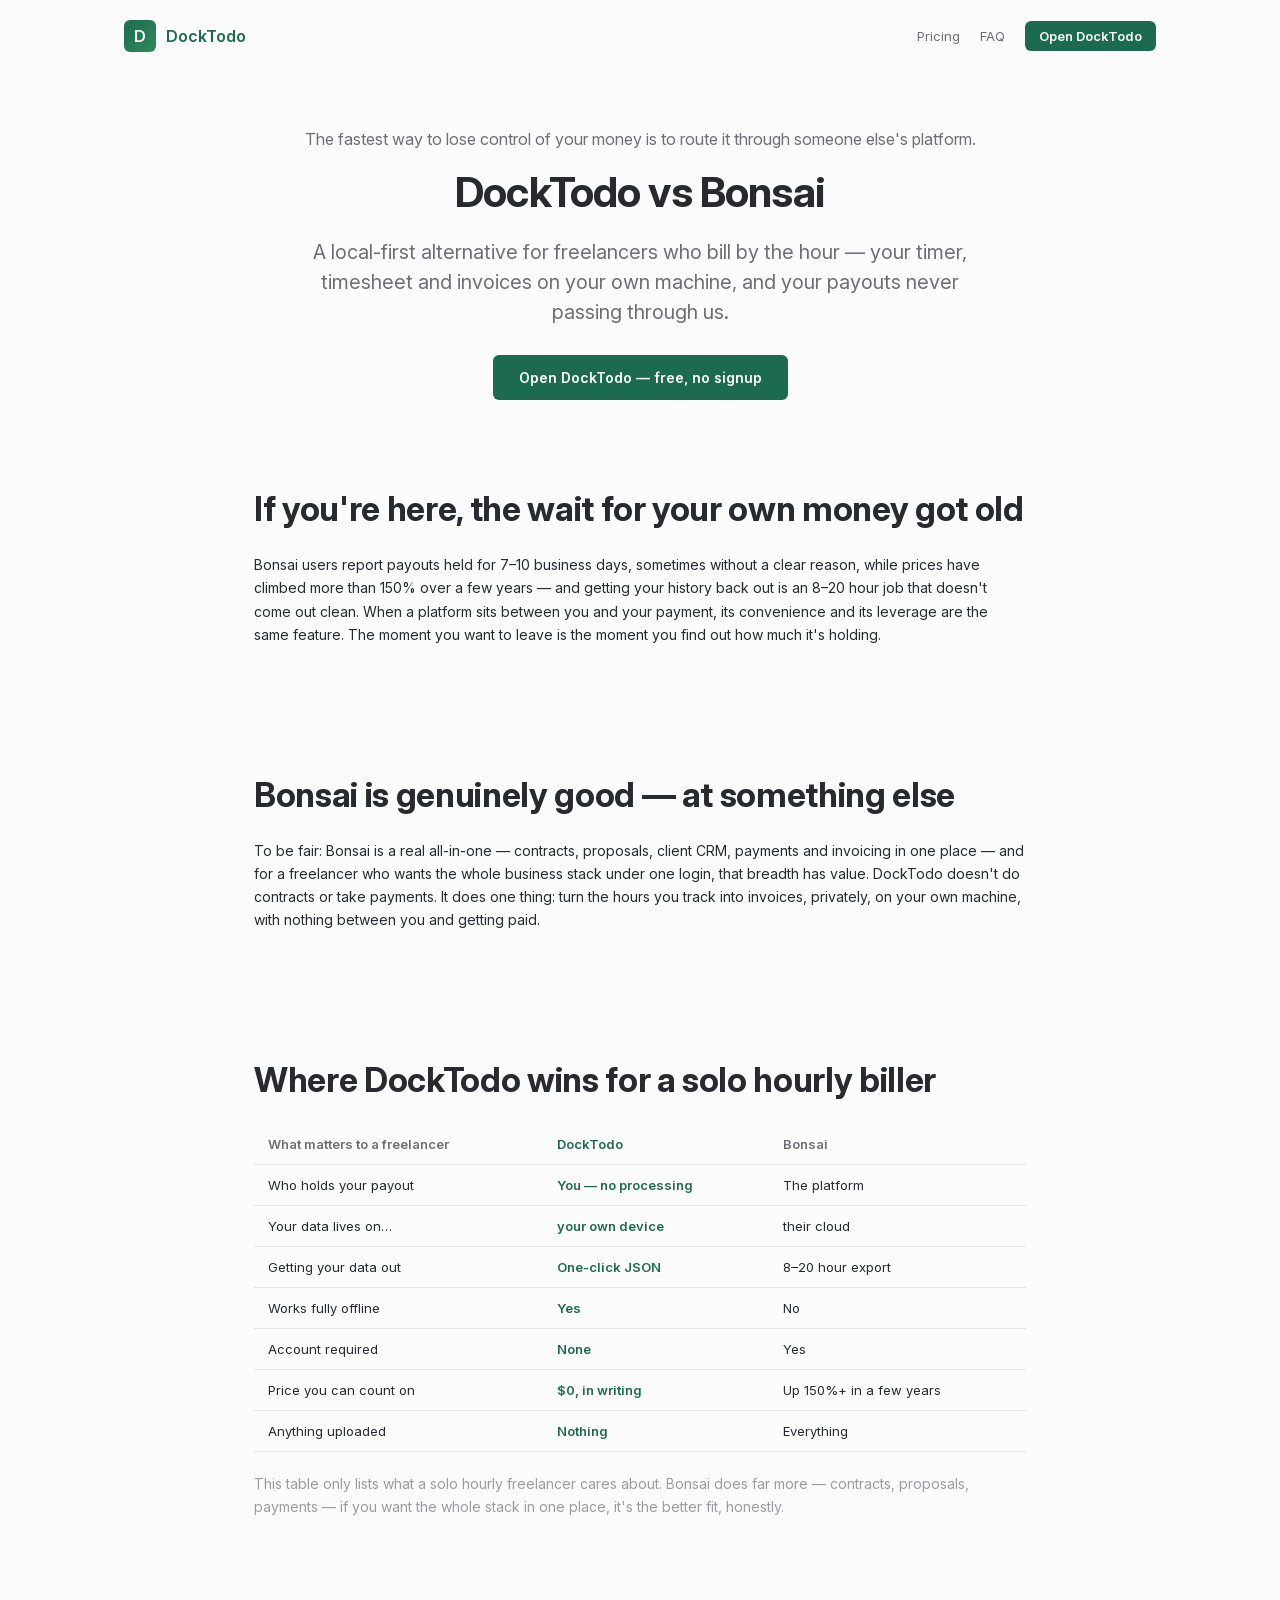
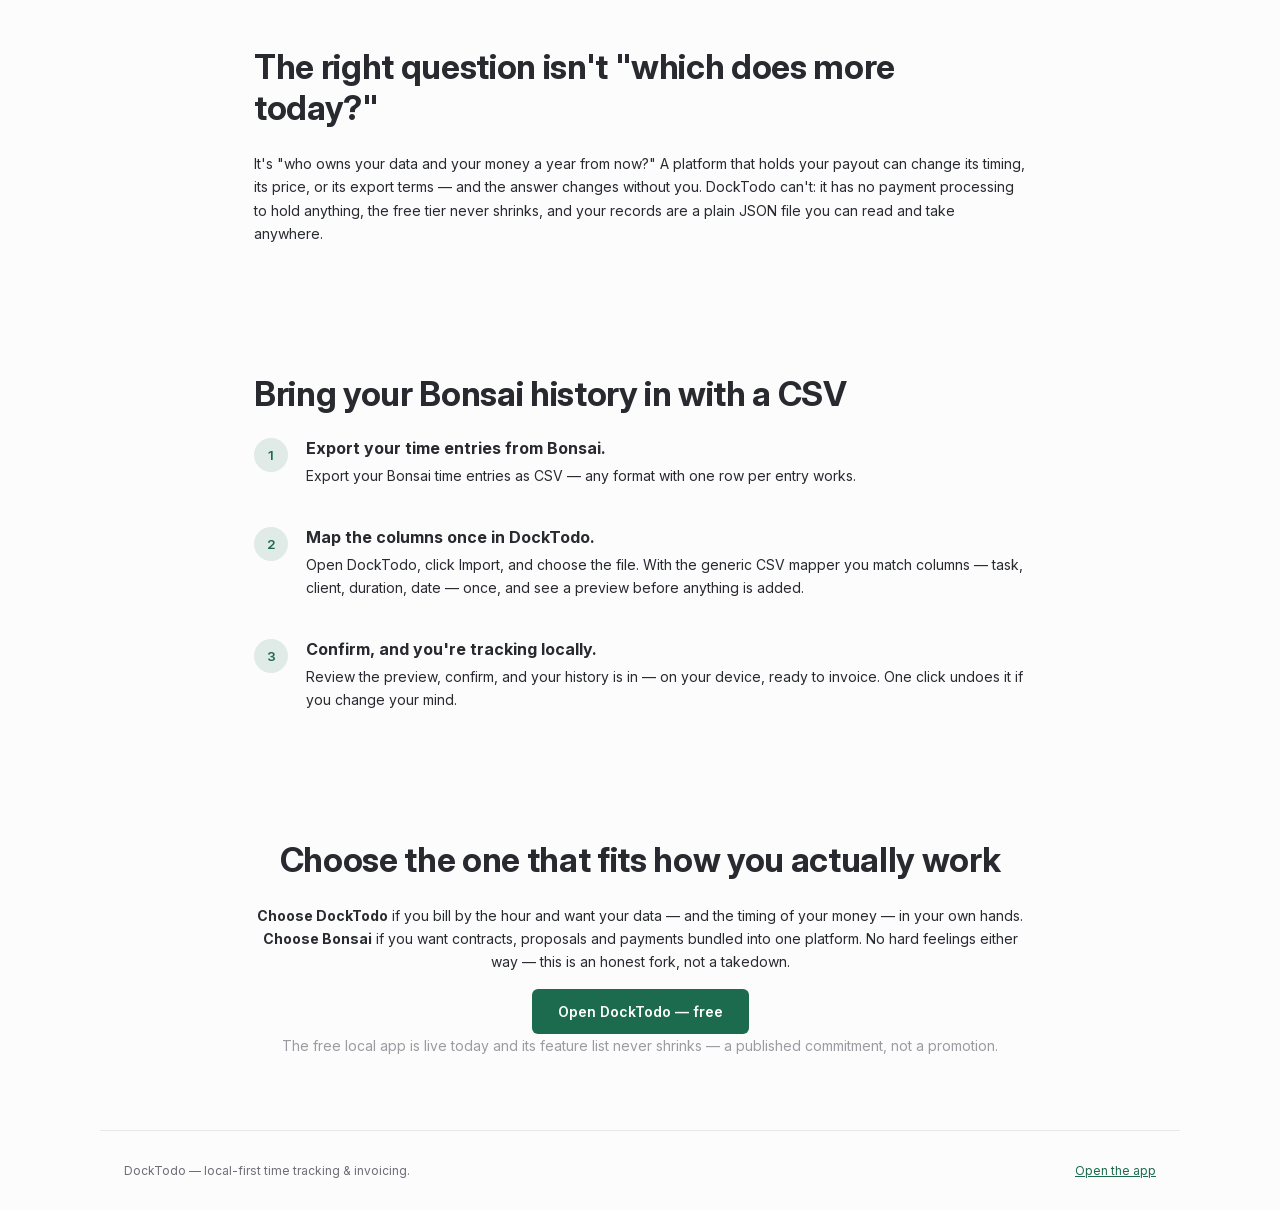
<file: switch/bonsai.html>
<!doctype html>
<html lang="en">
  <head>
    <meta charset="UTF-8" />
    <meta name="viewport" content="width=device-width, initial-scale=1.0" />
    <title>The best Bonsai alternative for freelancers is DockTodo</title>
    <meta
      name="description"
      content="Bonsai holds your payouts and your data on its platform. DockTodo is a local-first alternative for hourly billing: the timer writes billable entries, invoices print to PDF, your money never passes through us — free forever, no account."
    />
    <link rel="canonical" href="https://docktodo.com/switch/bonsai.html" />
    <meta property="og:title" content="DockTodo vs Bonsai — a local-first alternative for hourly freelancers" />
    <meta
      property="og:description"
      content="Your hours and your payouts shouldn't be held on someone else's platform. Bring your history in via CSV and keep your data — and your money's timing — in your own hands. Free forever."
    />
    <meta property="og:type" content="website" />
    <meta property="og:url" content="https://docktodo.com/switch/bonsai.html" />
    <script type="application/ld+json">
      {
        "@context": "https://schema.org",
        "@type": "FAQPage",
        "mainEntity": [
          {
            "@type": "Question",
            "name": "Is there a free Bonsai alternative for hourly billing?",
            "acceptedAnswer": {
              "@type": "Answer",
              "text": "DockTodo is a free, local-first time tracker and invoicing tool for freelancers who bill hourly. It runs entirely in your browser with no account, and it has no payment processing — your money never passes through it."
            }
          },
          {
            "@type": "Question",
            "name": "Can I move my Bonsai time data into DockTodo?",
            "acceptedAnswer": {
              "@type": "Answer",
              "text": "Yes. Export your Bonsai time entries as CSV and import them with DockTodo's generic CSV mapper — you match columns once and preview before anything is added. Some project mappings may need a quick review."
            }
          }
        ]
      }
    </script>
    <link rel="stylesheet" href="../assets/styles.css" />
    <link rel="stylesheet" href="../assets/landing.css" />
  </head>
  <body class="landing switch-page">
    <header class="lp-nav">
      <a class="lp-brand" href="../">
        <span class="lp-logo">D</span>
        <span>DockTodo</span>
      </a>
      <nav class="lp-nav-links">
        <a href="../#pricing">Pricing</a>
        <a href="../#faq">FAQ</a>
        <a class="btn-primary btn-sm" href="../app.html">Open DockTodo</a>
      </nav>
    </header>

    <main>
      <section class="switch-hero">
        <p class="lp-enemy">The fastest way to lose control of your money is to route it through someone else's platform.</p>
        <h1>DockTodo vs Bonsai</h1>
        <p class="lp-lead">
          A local-first alternative for freelancers who bill by the hour — your timer, timesheet and invoices on your own
          machine, and your payouts never passing through us.
        </p>
        <div class="lp-cta-row">
          <a class="btn-primary btn-lg" href="../app.html">Open DockTodo — free, no signup</a>
        </div>
      </section>

      <section class="lp-section">
        <h2>If you're here, the wait for your own money got old</h2>
        <p>
          Bonsai users report payouts held for 7–10 business days, sometimes without a clear reason, while prices have
          climbed more than 150% over a few years — and getting your history back out is an 8–20 hour job that doesn't come
          out clean. When a platform sits between you and your payment, its convenience and its leverage are the same
          feature. The moment you want to leave is the moment you find out how much it's holding.
        </p>
      </section>

      <section class="lp-section">
        <h2>Bonsai is genuinely good — at something else</h2>
        <p>
          To be fair: Bonsai is a real all-in-one — contracts, proposals, client CRM, payments and invoicing in one place —
          and for a freelancer who wants the whole business stack under one login, that breadth has value. DockTodo doesn't
          do contracts or take payments. It does one thing: turn the hours you track into invoices, privately, on your own
          machine, with nothing between you and getting paid.
        </p>
      </section>

      <section class="lp-section">
        <h2>Where DockTodo wins for a solo hourly biller</h2>
        <table class="compare-table">
          <thead>
            <tr>
              <th>What matters to a freelancer</th>
              <th class="col-us">DockTodo</th>
              <th>Bonsai</th>
            </tr>
          </thead>
          <tbody>
            <tr><td>Who holds your payout</td><td class="mark-us">You — no processing</td><td>The platform</td></tr>
            <tr><td>Your data lives on…</td><td class="mark-us">your own device</td><td>their cloud</td></tr>
            <tr><td>Getting your data out</td><td class="mark-us">One-click JSON</td><td>8–20 hour export</td></tr>
            <tr><td>Works fully offline</td><td class="mark-us">Yes</td><td>No</td></tr>
            <tr><td>Account required</td><td class="mark-us">None</td><td>Yes</td></tr>
            <tr><td>Price you can count on</td><td class="mark-us">$0, in writing</td><td>Up 150%+ in a few years</td></tr>
            <tr><td>Anything uploaded</td><td class="mark-us">Nothing</td><td>Everything</td></tr>
          </tbody>
        </table>
        <p class="lp-microline">
          This table only lists what a solo hourly freelancer cares about. Bonsai does far more — contracts, proposals,
          payments — if you want the whole stack in one place, it's the better fit, honestly.
        </p>
      </section>

      <section class="lp-section lp-trust">
        <h2>The right question isn't "which does more today?"</h2>
        <p>
          It's "who owns your data and your money a year from now?" A platform that holds your payout can change its timing,
          its price, or its export terms — and the answer changes without you. DockTodo can't: it has no payment processing
          to hold anything, the free tier never shrinks, and your records are a plain JSON file you can read and take
          anywhere.
        </p>
      </section>

      <section class="lp-section">
        <h2>Bring your Bonsai history in with a CSV</h2>
        <ol class="lp-steps">
          <li>
            <h3>Export your time entries from Bonsai.</h3>
            <p>Export your Bonsai time entries as CSV — any format with one row per entry works.</p>
          </li>
          <li>
            <h3>Map the columns once in DockTodo.</h3>
            <p>
              Open DockTodo, click Import, and choose the file. With the generic CSV mapper you match columns — task, client,
              duration, date — once, and see a preview before anything is added.
            </p>
          </li>
          <li>
            <h3>Confirm, and you're tracking locally.</h3>
            <p>Review the preview, confirm, and your history is in — on your device, ready to invoice. One click undoes it if you change your mind.</p>
          </li>
        </ol>
      </section>

      <section class="lp-section lp-final">
        <h2>Choose the one that fits how you actually work</h2>
        <p>
          <strong>Choose DockTodo</strong> if you bill by the hour and want your data — and the timing of your money — in
          your own hands. <strong>Choose Bonsai</strong> if you want contracts, proposals and payments bundled into one
          platform. No hard feelings either way — this is an honest fork, not a takedown.
        </p>
        <div class="lp-cta-row">
          <a class="btn-primary btn-lg" href="../app.html">Open DockTodo — free</a>
        </div>
        <p class="lp-microline">
          The free local app is live today and its feature list never shrinks — a published commitment, not a promotion.
        </p>
      </section>
    </main>

    <footer class="lp-footer">
      <span>DockTodo — local-first time tracking &amp; invoicing.</span>
      <a href="../app.html">Open the app</a>
    </footer>
  </body>
</html>
</file>
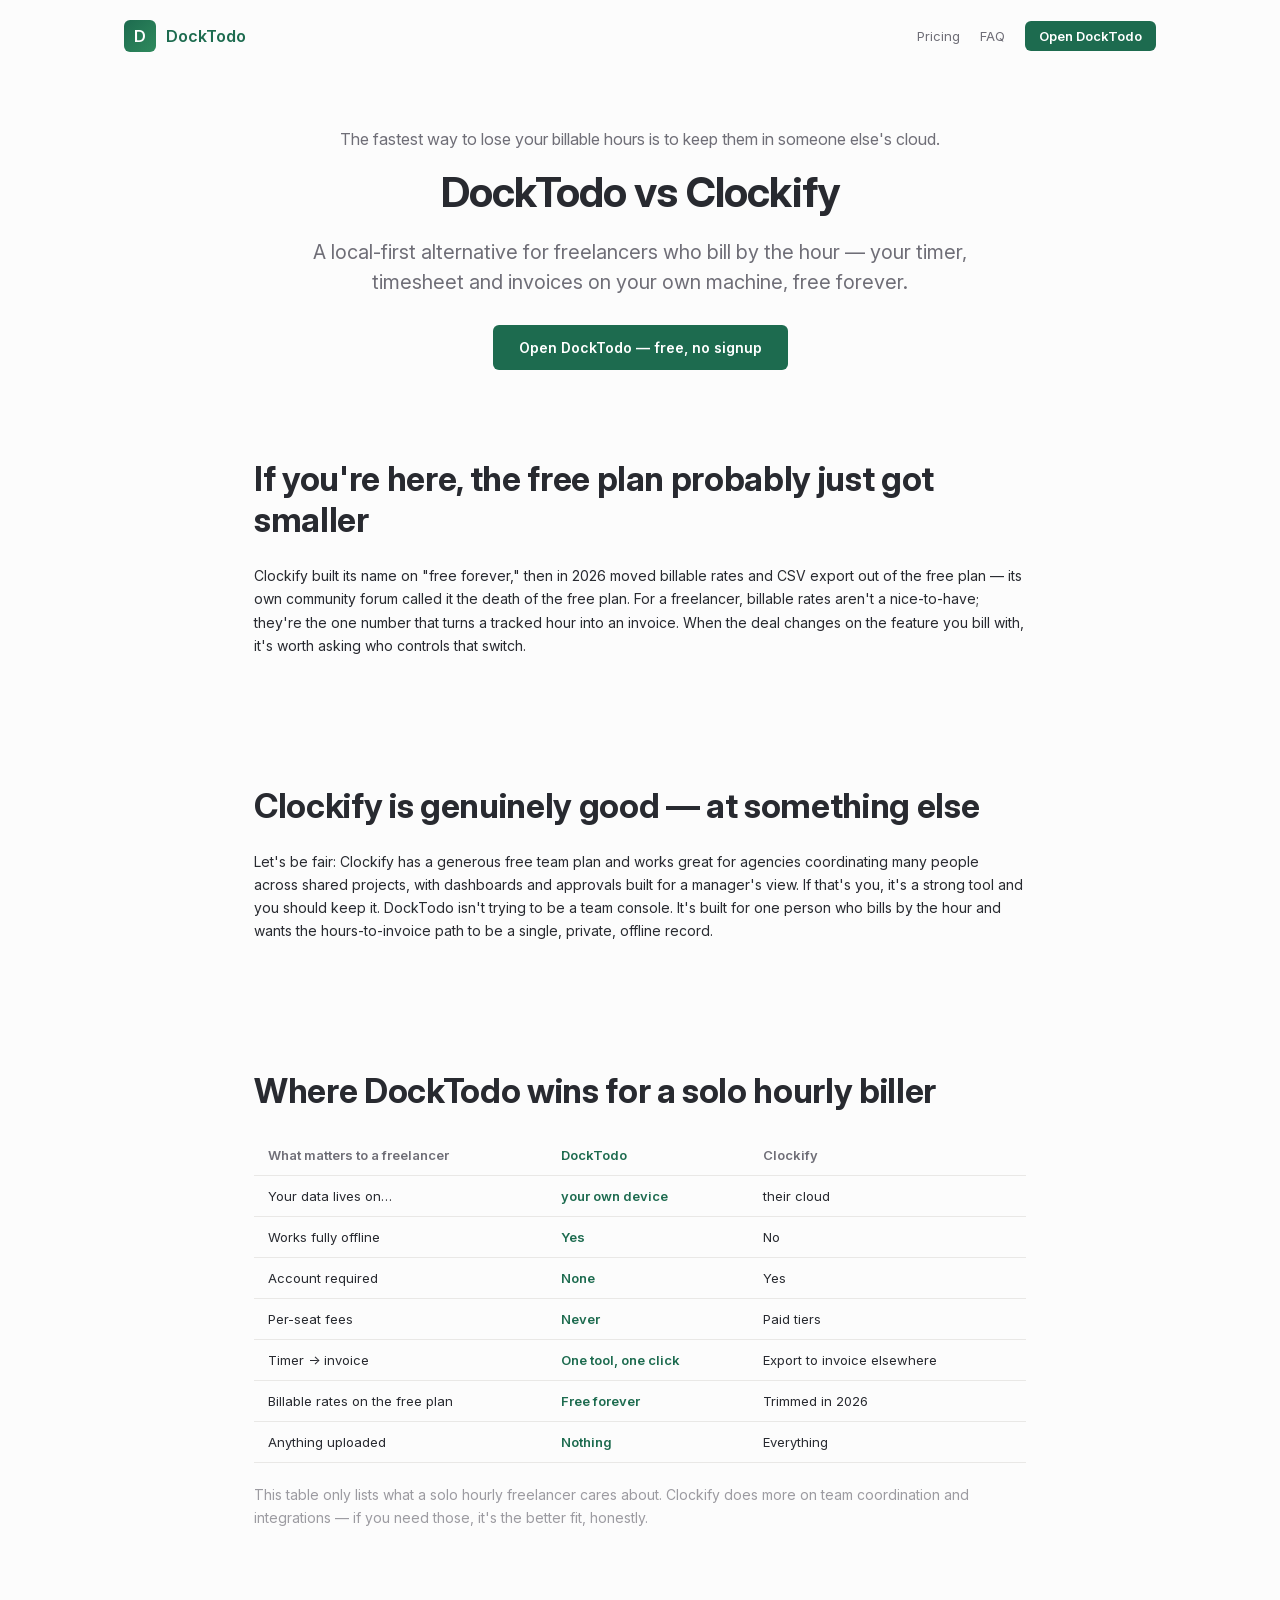
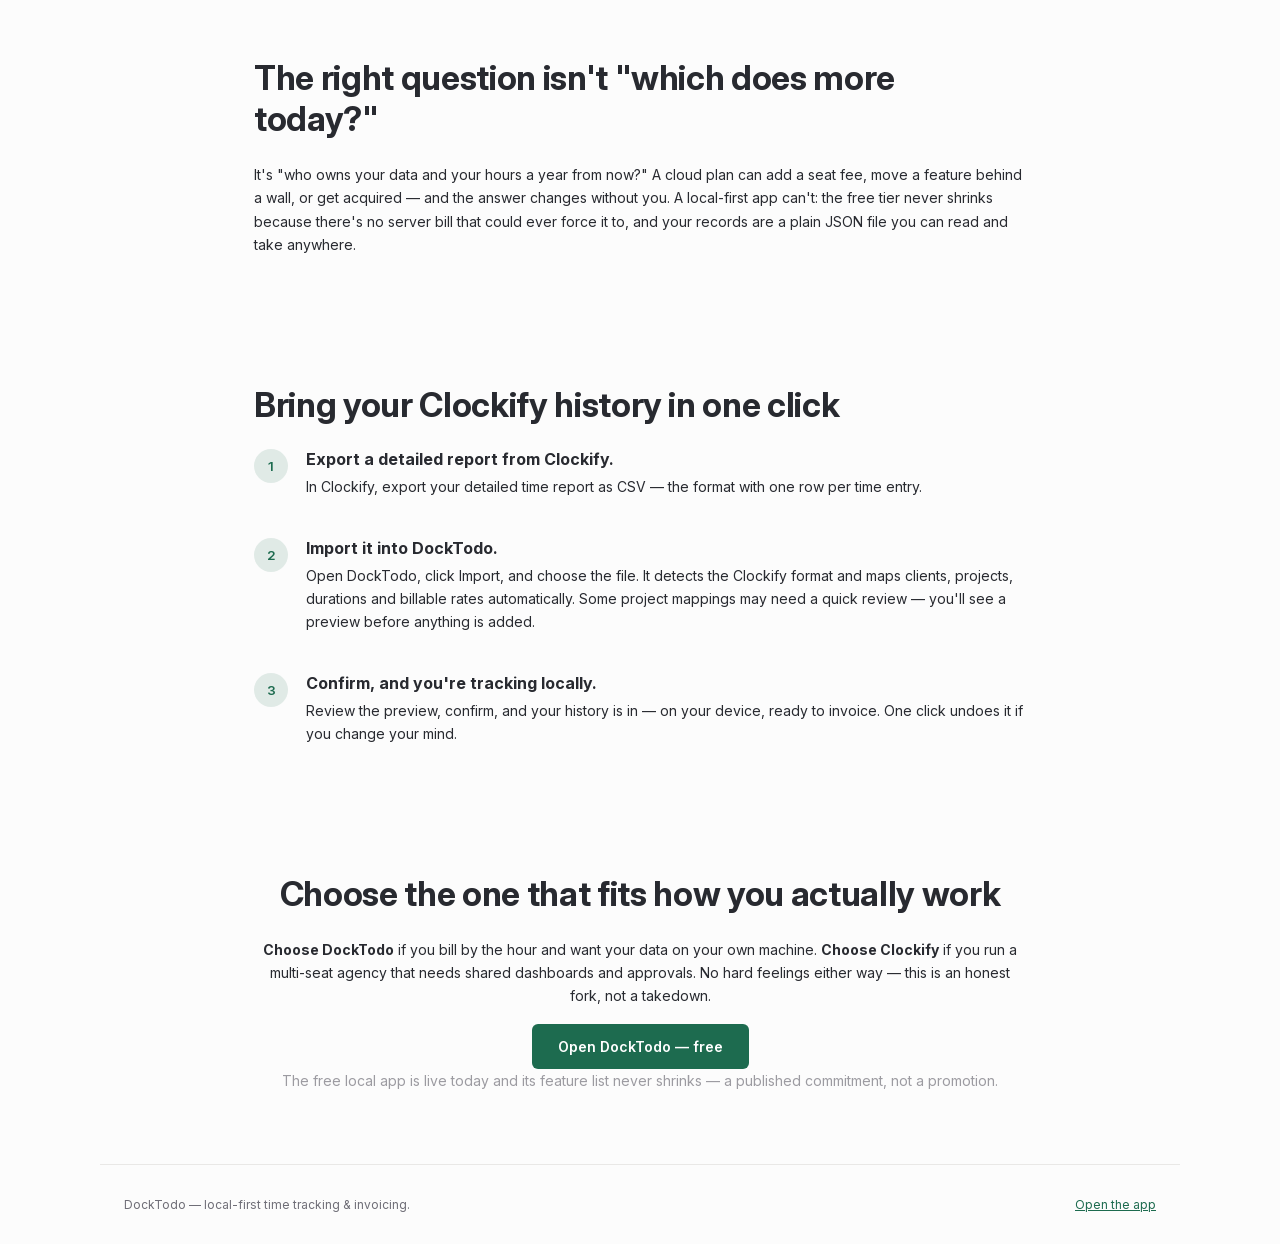
<file: switch/clockify.html>
<!doctype html>
<html lang="en">
  <head>
    <meta charset="UTF-8" />
    <meta name="viewport" content="width=device-width, initial-scale=1.0" />
    <title>The best Clockify alternative for freelancers is DockTodo</title>
    <meta
      name="description"
      content="Clockify trimmed its free plan in 2026. If you bill by the hour and want your data on your own machine, DockTodo is a local-first alternative: the timer writes billable entries, the week totals itself, invoices print to PDF — free forever, no account."
    />
    <link rel="canonical" href="https://docktodo.com/switch/clockify.html" />
    <meta property="og:title" content="DockTodo vs Clockify — a local-first alternative for hourly freelancers" />
    <meta
      property="og:description"
      content="Your billable hours shouldn't live in someone else's cloud. Import your Clockify time entries in one click and keep them on your own device — free forever."
    />
    <meta property="og:type" content="website" />
    <meta property="og:url" content="https://docktodo.com/switch/clockify.html" />
    <script type="application/ld+json">
      {
        "@context": "https://schema.org",
        "@type": "FAQPage",
        "mainEntity": [
          {
            "@type": "Question",
            "name": "Is there a free Clockify alternative for freelancers?",
            "acceptedAnswer": {
              "@type": "Answer",
              "text": "DockTodo is a free, local-first time tracker and invoicing tool for freelancers who bill hourly. The full app — unlimited clients, timer, weekly timesheet, invoices and export — is free forever and runs entirely in your browser, with no account and nothing uploaded."
            }
          },
          {
            "@type": "Question",
            "name": "Can I import my Clockify data into DockTodo?",
            "acceptedAnswer": {
              "@type": "Answer",
              "text": "Yes. Export a Clockify detailed report as CSV and import it in one click; DockTodo maps clients, projects, durations and billable rates automatically. Some project mappings may need a quick review."
            }
          }
        ]
      }
    </script>
    <link rel="stylesheet" href="../assets/styles.css" />
    <link rel="stylesheet" href="../assets/landing.css" />
  </head>
  <body class="landing switch-page">
    <header class="lp-nav">
      <a class="lp-brand" href="../">
        <span class="lp-logo">D</span>
        <span>DockTodo</span>
      </a>
      <nav class="lp-nav-links">
        <a href="../#pricing">Pricing</a>
        <a href="../#faq">FAQ</a>
        <a class="btn-primary btn-sm" href="../app.html">Open DockTodo</a>
      </nav>
    </header>

    <main>
      <section class="switch-hero">
        <p class="lp-enemy">The fastest way to lose your billable hours is to keep them in someone else's cloud.</p>
        <h1>DockTodo vs Clockify</h1>
        <p class="lp-lead">
          A local-first alternative for freelancers who bill by the hour — your timer, timesheet and invoices on your own
          machine, free forever.
        </p>
        <div class="lp-cta-row">
          <a class="btn-primary btn-lg" href="../app.html">Open DockTodo — free, no signup</a>
        </div>
      </section>

      <section class="lp-section">
        <h2>If you're here, the free plan probably just got smaller</h2>
        <p>
          Clockify built its name on "free forever," then in 2026 moved billable rates and CSV export out of the free plan —
          its own community forum called it the death of the free plan. For a freelancer, billable rates aren't a nice-to-have;
          they're the one number that turns a tracked hour into an invoice. When the deal changes on the feature you bill
          with, it's worth asking who controls that switch.
        </p>
      </section>

      <section class="lp-section">
        <h2>Clockify is genuinely good — at something else</h2>
        <p>
          Let's be fair: Clockify has a generous free team plan and works great for agencies coordinating many people across
          shared projects, with dashboards and approvals built for a manager's view. If that's you, it's a strong tool and
          you should keep it. DockTodo isn't trying to be a team console. It's built for one person who bills by the hour and
          wants the hours-to-invoice path to be a single, private, offline record.
        </p>
      </section>

      <section class="lp-section">
        <h2>Where DockTodo wins for a solo hourly biller</h2>
        <table class="compare-table">
          <thead>
            <tr>
              <th>What matters to a freelancer</th>
              <th class="col-us">DockTodo</th>
              <th>Clockify</th>
            </tr>
          </thead>
          <tbody>
            <tr><td>Your data lives on…</td><td class="mark-us">your own device</td><td>their cloud</td></tr>
            <tr><td>Works fully offline</td><td class="mark-us">Yes</td><td>No</td></tr>
            <tr><td>Account required</td><td class="mark-us">None</td><td>Yes</td></tr>
            <tr><td>Per-seat fees</td><td class="mark-us">Never</td><td>Paid tiers</td></tr>
            <tr><td>Timer → invoice</td><td class="mark-us">One tool, one click</td><td>Export to invoice elsewhere</td></tr>
            <tr><td>Billable rates on the free plan</td><td class="mark-us">Free forever</td><td>Trimmed in 2026</td></tr>
            <tr><td>Anything uploaded</td><td class="mark-us">Nothing</td><td>Everything</td></tr>
          </tbody>
        </table>
        <p class="lp-microline">
          This table only lists what a solo hourly freelancer cares about. Clockify does more on team coordination and
          integrations — if you need those, it's the better fit, honestly.
        </p>
      </section>

      <section class="lp-section lp-trust">
        <h2>The right question isn't "which does more today?"</h2>
        <p>
          It's "who owns your data and your hours a year from now?" A cloud plan can add a seat fee, move a feature behind a
          wall, or get acquired — and the answer changes without you. A local-first app can't: the free tier never shrinks
          because there's no server bill that could ever force it to, and your records are a plain JSON file you can read
          and take anywhere.
        </p>
      </section>

      <section class="lp-section">
        <h2>Bring your Clockify history in one click</h2>
        <ol class="lp-steps">
          <li>
            <h3>Export a detailed report from Clockify.</h3>
            <p>In Clockify, export your detailed time report as CSV — the format with one row per time entry.</p>
          </li>
          <li>
            <h3>Import it into DockTodo.</h3>
            <p>
              Open DockTodo, click Import, and choose the file. It detects the Clockify format and maps clients, projects,
              durations and billable rates automatically. Some project mappings may need a quick review — you'll see a
              preview before anything is added.
            </p>
          </li>
          <li>
            <h3>Confirm, and you're tracking locally.</h3>
            <p>Review the preview, confirm, and your history is in — on your device, ready to invoice. One click undoes it if you change your mind.</p>
          </li>
        </ol>
      </section>

      <section class="lp-section lp-final">
        <h2>Choose the one that fits how you actually work</h2>
        <p>
          <strong>Choose DockTodo</strong> if you bill by the hour and want your data on your own machine. <strong>Choose
          Clockify</strong> if you run a multi-seat agency that needs shared dashboards and approvals. No hard feelings
          either way — this is an honest fork, not a takedown.
        </p>
        <div class="lp-cta-row">
          <a class="btn-primary btn-lg" href="../app.html">Open DockTodo — free</a>
        </div>
        <p class="lp-microline">
          The free local app is live today and its feature list never shrinks — a published commitment, not a promotion.
        </p>
      </section>
    </main>

    <footer class="lp-footer">
      <span>DockTodo — local-first time tracking &amp; invoicing.</span>
      <a href="../app.html">Open the app</a>
    </footer>
  </body>
</html>
</file>
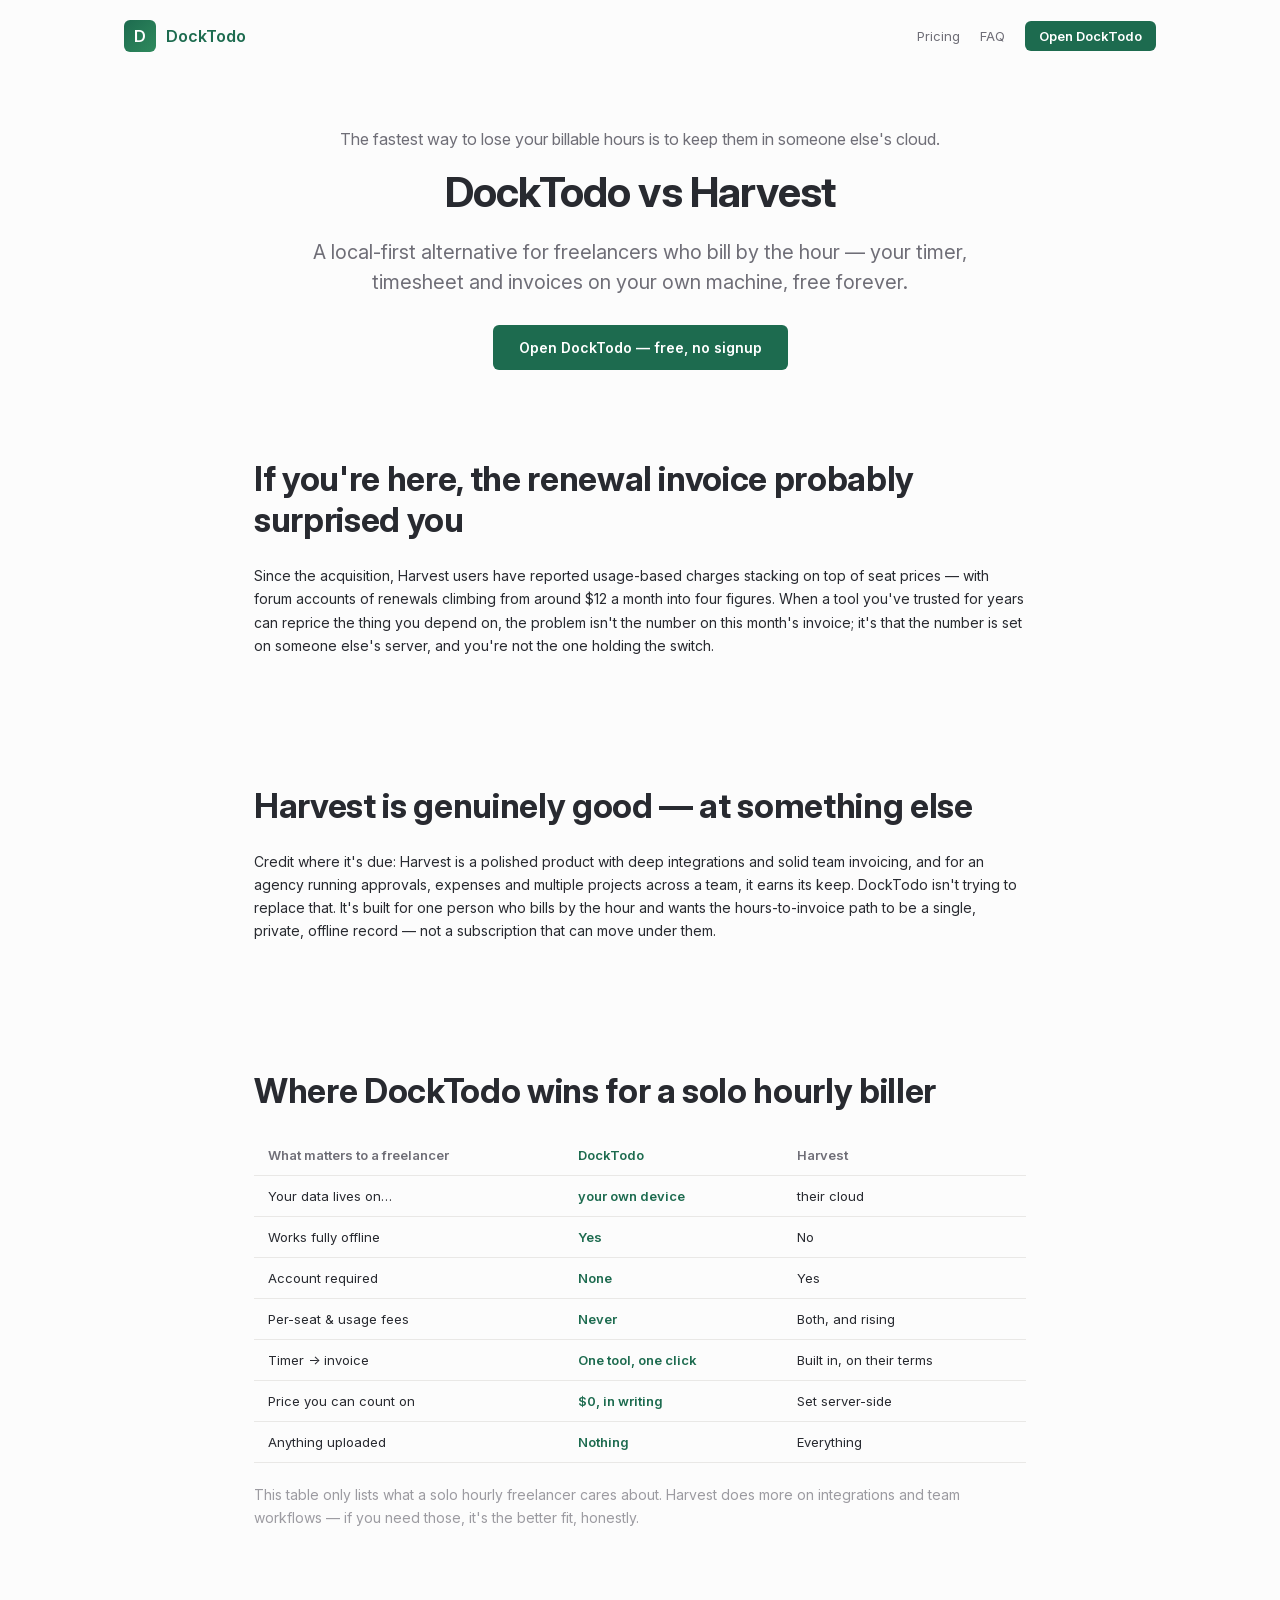
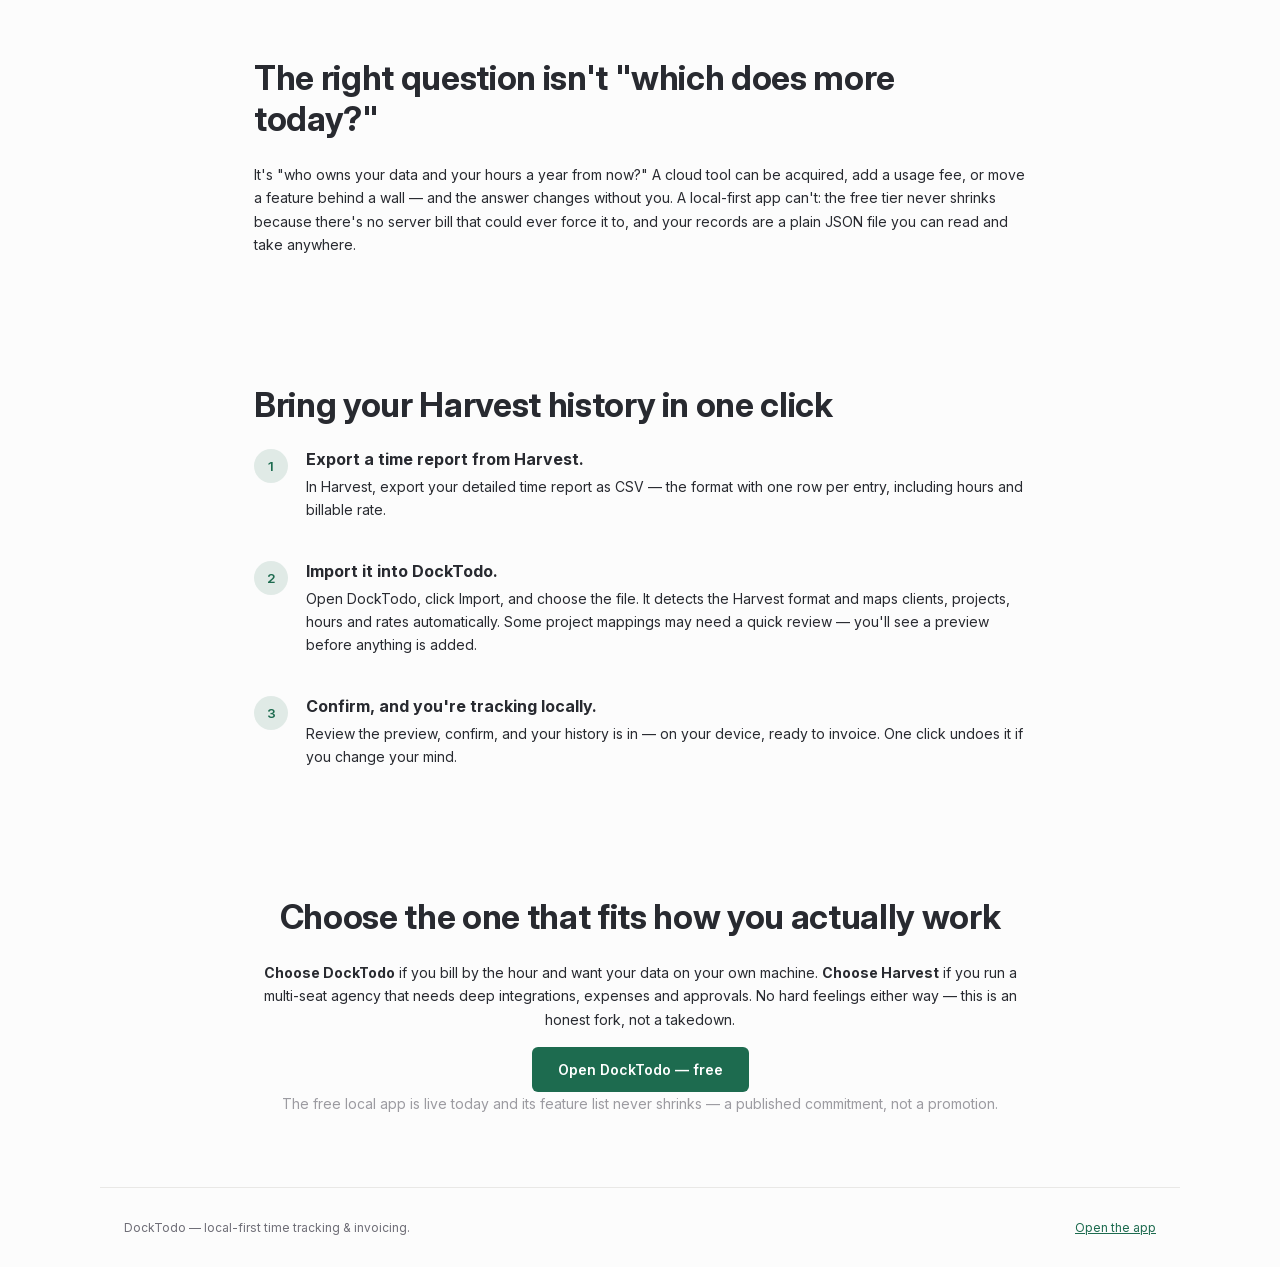
<file: switch/harvest.html>
<!doctype html>
<html lang="en">
  <head>
    <meta charset="UTF-8" />
    <meta name="viewport" content="width=device-width, initial-scale=1.0" />
    <title>The best Harvest alternative for freelancers is DockTodo</title>
    <meta
      name="description"
      content="Harvest's pricing shifted after its acquisition. If you bill by the hour and want your data on your own machine, DockTodo is a local-first alternative: the timer writes billable entries, the week totals itself, invoices print to PDF — free forever, no account."
    />
    <link rel="canonical" href="https://docktodo.com/switch/harvest.html" />
    <meta property="og:title" content="DockTodo vs Harvest — a local-first alternative for hourly freelancers" />
    <meta
      property="og:description"
      content="Your billable hours shouldn't live on a platform that can reprice them. Import your Harvest time report in one click and keep your data on your own device — free forever."
    />
    <meta property="og:type" content="website" />
    <meta property="og:url" content="https://docktodo.com/switch/harvest.html" />
    <script type="application/ld+json">
      {
        "@context": "https://schema.org",
        "@type": "FAQPage",
        "mainEntity": [
          {
            "@type": "Question",
            "name": "Is there a free Harvest alternative for freelancers?",
            "acceptedAnswer": {
              "@type": "Answer",
              "text": "DockTodo is a free, local-first time tracker and invoicing tool for freelancers who bill hourly. The full app is free forever and runs entirely in your browser, with no account and nothing uploaded."
            }
          },
          {
            "@type": "Question",
            "name": "Can I import my Harvest data into DockTodo?",
            "acceptedAnswer": {
              "@type": "Answer",
              "text": "Yes. Export a Harvest time report as CSV and import it in one click; DockTodo maps clients, projects, hours and billable rates automatically. Some project mappings may need a quick review."
            }
          }
        ]
      }
    </script>
    <link rel="stylesheet" href="../assets/styles.css" />
    <link rel="stylesheet" href="../assets/landing.css" />
  </head>
  <body class="landing switch-page">
    <header class="lp-nav">
      <a class="lp-brand" href="../">
        <span class="lp-logo">D</span>
        <span>DockTodo</span>
      </a>
      <nav class="lp-nav-links">
        <a href="../#pricing">Pricing</a>
        <a href="../#faq">FAQ</a>
        <a class="btn-primary btn-sm" href="../app.html">Open DockTodo</a>
      </nav>
    </header>

    <main>
      <section class="switch-hero">
        <p class="lp-enemy">The fastest way to lose your billable hours is to keep them in someone else's cloud.</p>
        <h1>DockTodo vs Harvest</h1>
        <p class="lp-lead">
          A local-first alternative for freelancers who bill by the hour — your timer, timesheet and invoices on your own
          machine, free forever.
        </p>
        <div class="lp-cta-row">
          <a class="btn-primary btn-lg" href="../app.html">Open DockTodo — free, no signup</a>
        </div>
      </section>

      <section class="lp-section">
        <h2>If you're here, the renewal invoice probably surprised you</h2>
        <p>
          Since the acquisition, Harvest users have reported usage-based charges stacking on top of seat prices — with forum
          accounts of renewals climbing from around $12 a month into four figures. When a tool you've trusted for years can
          reprice the thing you depend on, the problem isn't the number on this month's invoice; it's that the number is set
          on someone else's server, and you're not the one holding the switch.
        </p>
      </section>

      <section class="lp-section">
        <h2>Harvest is genuinely good — at something else</h2>
        <p>
          Credit where it's due: Harvest is a polished product with deep integrations and solid team invoicing, and for an
          agency running approvals, expenses and multiple projects across a team, it earns its keep. DockTodo isn't trying to
          replace that. It's built for one person who bills by the hour and wants the hours-to-invoice path to be a single,
          private, offline record — not a subscription that can move under them.
        </p>
      </section>

      <section class="lp-section">
        <h2>Where DockTodo wins for a solo hourly biller</h2>
        <table class="compare-table">
          <thead>
            <tr>
              <th>What matters to a freelancer</th>
              <th class="col-us">DockTodo</th>
              <th>Harvest</th>
            </tr>
          </thead>
          <tbody>
            <tr><td>Your data lives on…</td><td class="mark-us">your own device</td><td>their cloud</td></tr>
            <tr><td>Works fully offline</td><td class="mark-us">Yes</td><td>No</td></tr>
            <tr><td>Account required</td><td class="mark-us">None</td><td>Yes</td></tr>
            <tr><td>Per-seat &amp; usage fees</td><td class="mark-us">Never</td><td>Both, and rising</td></tr>
            <tr><td>Timer → invoice</td><td class="mark-us">One tool, one click</td><td>Built in, on their terms</td></tr>
            <tr><td>Price you can count on</td><td class="mark-us">$0, in writing</td><td>Set server-side</td></tr>
            <tr><td>Anything uploaded</td><td class="mark-us">Nothing</td><td>Everything</td></tr>
          </tbody>
        </table>
        <p class="lp-microline">
          This table only lists what a solo hourly freelancer cares about. Harvest does more on integrations and team
          workflows — if you need those, it's the better fit, honestly.
        </p>
      </section>

      <section class="lp-section lp-trust">
        <h2>The right question isn't "which does more today?"</h2>
        <p>
          It's "who owns your data and your hours a year from now?" A cloud tool can be acquired, add a usage fee, or move a
          feature behind a wall — and the answer changes without you. A local-first app can't: the free tier never shrinks
          because there's no server bill that could ever force it to, and your records are a plain JSON file you can read
          and take anywhere.
        </p>
      </section>

      <section class="lp-section">
        <h2>Bring your Harvest history in one click</h2>
        <ol class="lp-steps">
          <li>
            <h3>Export a time report from Harvest.</h3>
            <p>In Harvest, export your detailed time report as CSV — the format with one row per entry, including hours and billable rate.</p>
          </li>
          <li>
            <h3>Import it into DockTodo.</h3>
            <p>
              Open DockTodo, click Import, and choose the file. It detects the Harvest format and maps clients, projects,
              hours and rates automatically. Some project mappings may need a quick review — you'll see a preview before
              anything is added.
            </p>
          </li>
          <li>
            <h3>Confirm, and you're tracking locally.</h3>
            <p>Review the preview, confirm, and your history is in — on your device, ready to invoice. One click undoes it if you change your mind.</p>
          </li>
        </ol>
      </section>

      <section class="lp-section lp-final">
        <h2>Choose the one that fits how you actually work</h2>
        <p>
          <strong>Choose DockTodo</strong> if you bill by the hour and want your data on your own machine. <strong>Choose
          Harvest</strong> if you run a multi-seat agency that needs deep integrations, expenses and approvals. No hard
          feelings either way — this is an honest fork, not a takedown.
        </p>
        <div class="lp-cta-row">
          <a class="btn-primary btn-lg" href="../app.html">Open DockTodo — free</a>
        </div>
        <p class="lp-microline">
          The free local app is live today and its feature list never shrinks — a published commitment, not a promotion.
        </p>
      </section>
    </main>

    <footer class="lp-footer">
      <span>DockTodo — local-first time tracking &amp; invoicing.</span>
      <a href="../app.html">Open the app</a>
    </footer>
  </body>
</html>
</file>
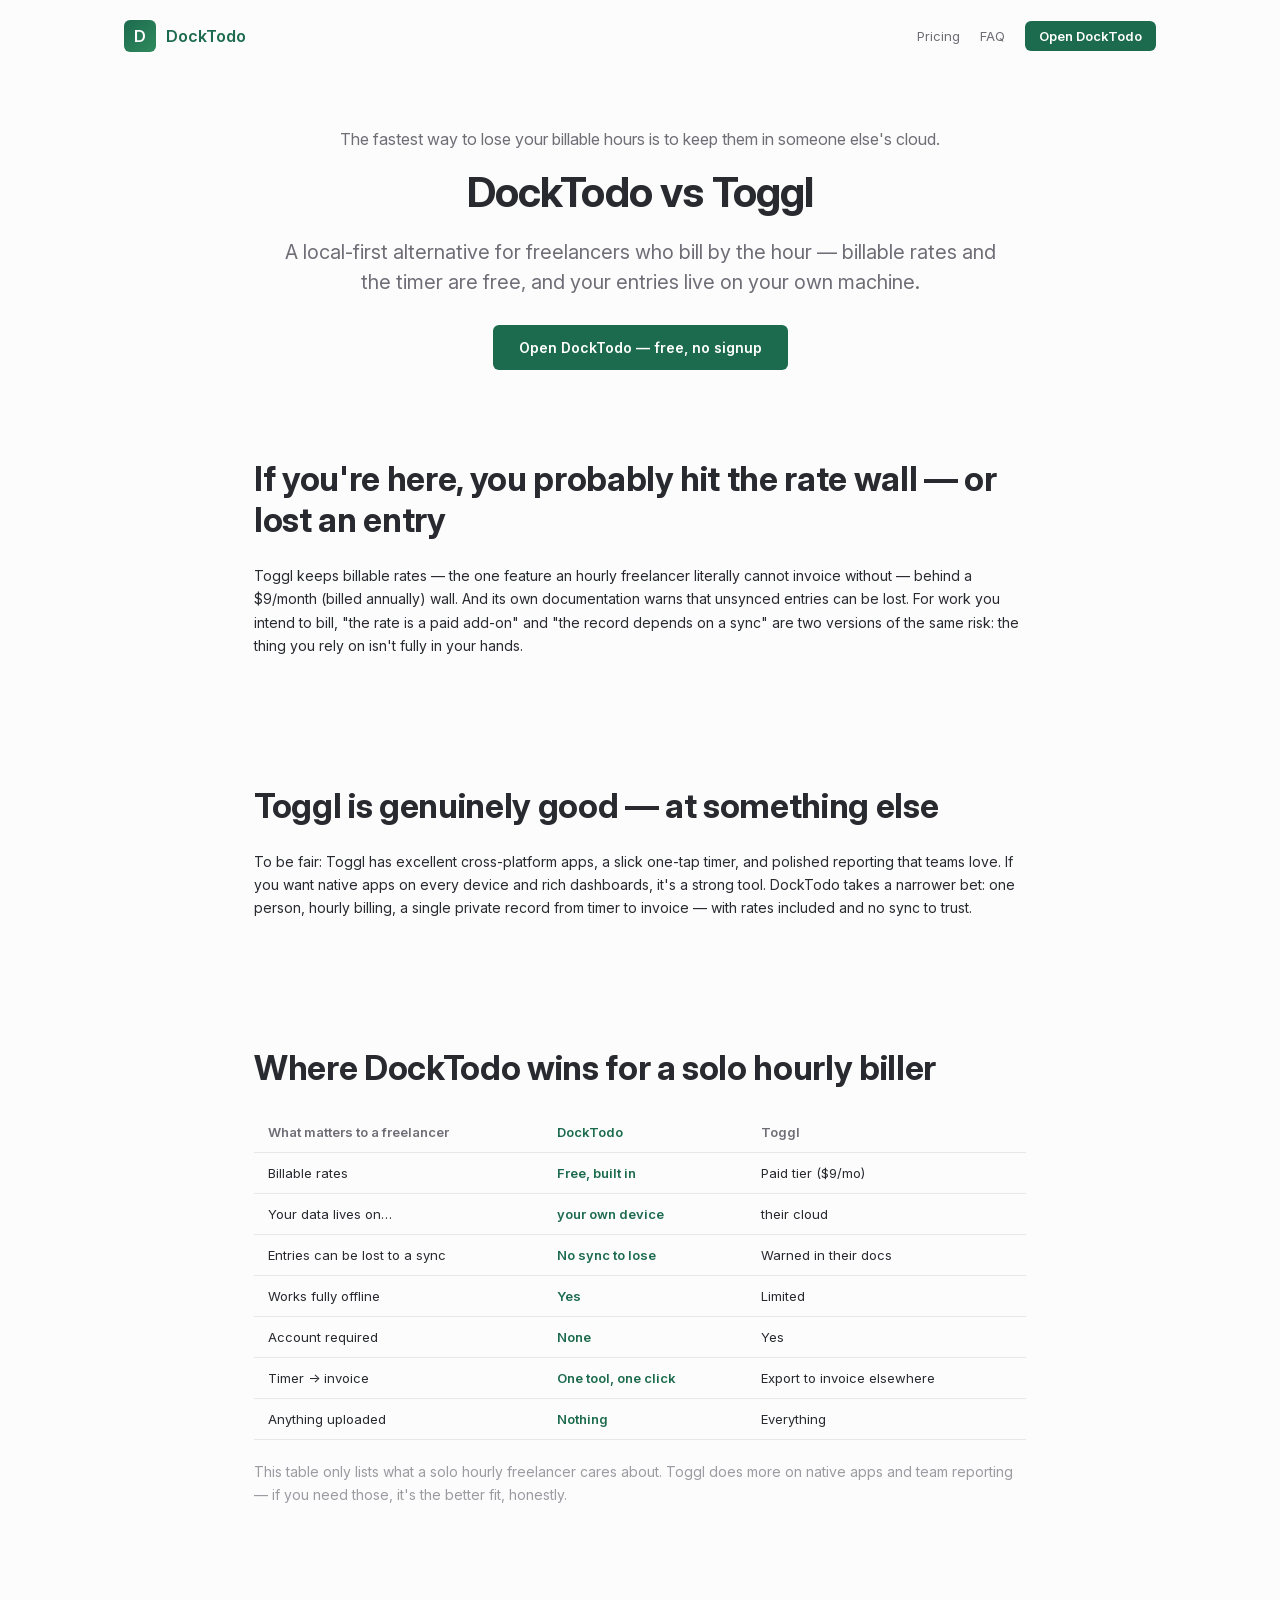
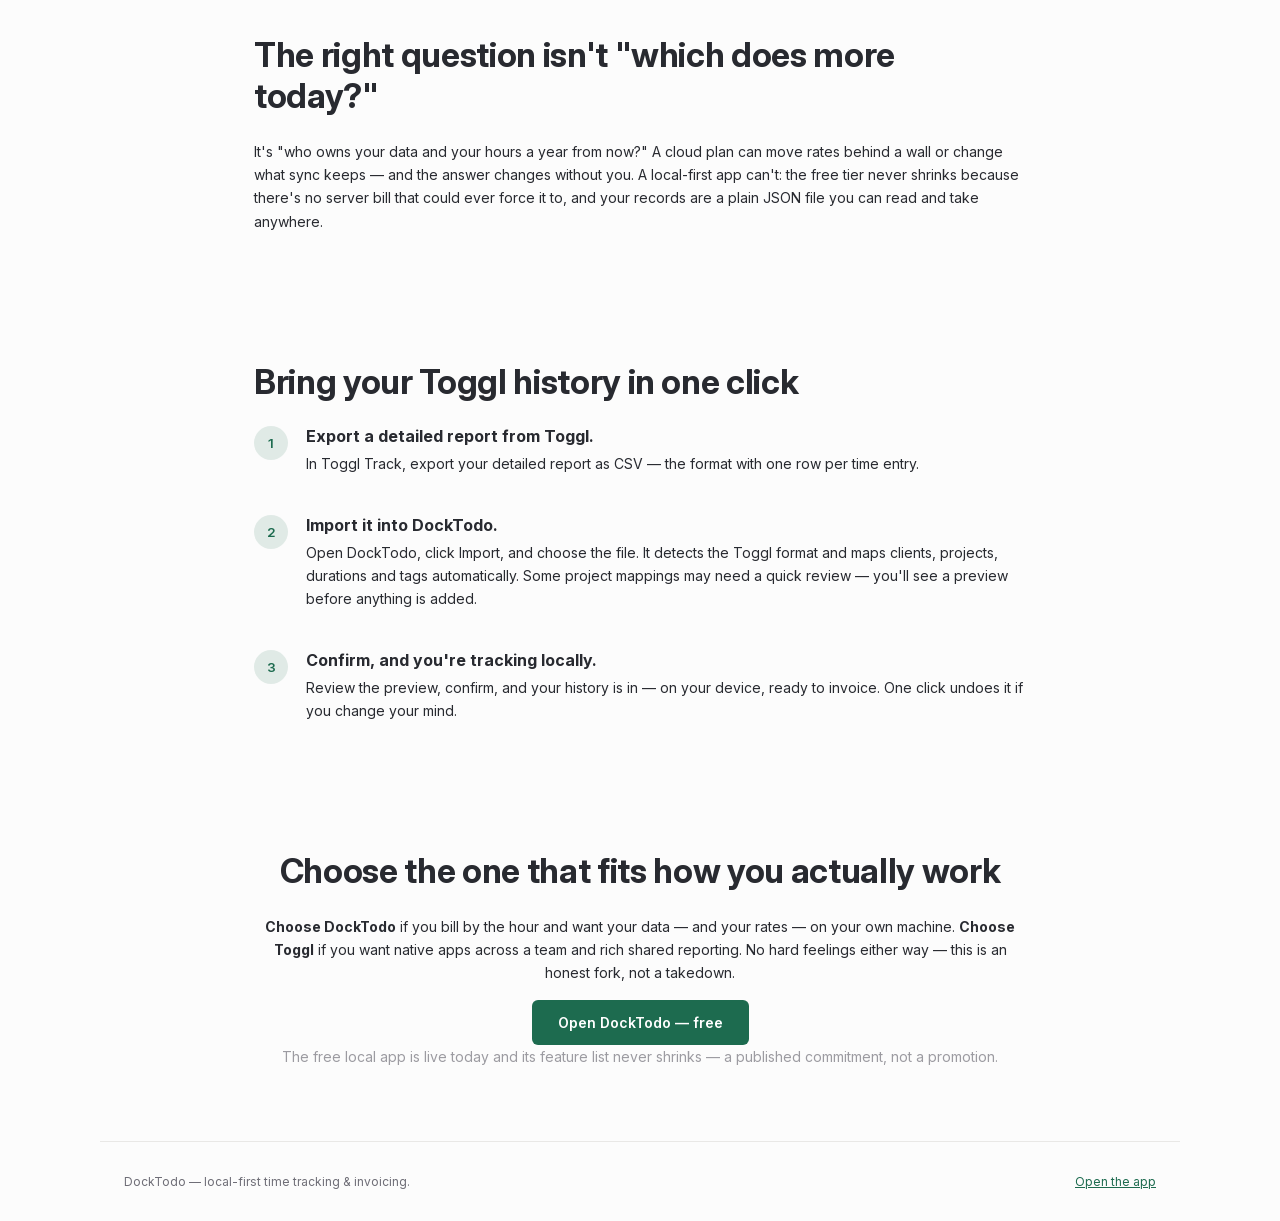
<file: switch/toggl.html>
<!doctype html>
<html lang="en">
  <head>
    <meta charset="UTF-8" />
    <meta name="viewport" content="width=device-width, initial-scale=1.0" />
    <title>The best Toggl alternative for freelancers is DockTodo</title>
    <meta
      name="description"
      content="Toggl keeps billable rates behind a paid wall and warns that unsynced entries can be lost. DockTodo is a local-first alternative: rates and the timer are free, entries live on your device, and invoices print to PDF — free forever, no account."
    />
    <link rel="canonical" href="https://docktodo.com/switch/toggl.html" />
    <meta property="og:title" content="DockTodo vs Toggl — a local-first alternative for hourly freelancers" />
    <meta
      property="og:description"
      content="Billable rates shouldn't be a paywall, and your entries shouldn't depend on a sync that can drop them. Import your Toggl time entries in one click and keep them on your own device — free forever."
    />
    <meta property="og:type" content="website" />
    <meta property="og:url" content="https://docktodo.com/switch/toggl.html" />
    <script type="application/ld+json">
      {
        "@context": "https://schema.org",
        "@type": "FAQPage",
        "mainEntity": [
          {
            "@type": "Question",
            "name": "Is there a free Toggl alternative with billable rates?",
            "acceptedAnswer": {
              "@type": "Answer",
              "text": "DockTodo is a free, local-first time tracker for freelancers who bill hourly, and billable rates are part of the free app — not behind a paid wall. It runs entirely in your browser, with no account and nothing uploaded."
            }
          },
          {
            "@type": "Question",
            "name": "Can I import my Toggl data into DockTodo?",
            "acceptedAnswer": {
              "@type": "Answer",
              "text": "Yes. Export a Toggl Track detailed report as CSV and import it in one click; DockTodo maps clients, projects, durations and tags automatically. Some project mappings may need a quick review."
            }
          }
        ]
      }
    </script>
    <link rel="stylesheet" href="../assets/styles.css" />
    <link rel="stylesheet" href="../assets/landing.css" />
  </head>
  <body class="landing switch-page">
    <header class="lp-nav">
      <a class="lp-brand" href="../">
        <span class="lp-logo">D</span>
        <span>DockTodo</span>
      </a>
      <nav class="lp-nav-links">
        <a href="../#pricing">Pricing</a>
        <a href="../#faq">FAQ</a>
        <a class="btn-primary btn-sm" href="../app.html">Open DockTodo</a>
      </nav>
    </header>

    <main>
      <section class="switch-hero">
        <p class="lp-enemy">The fastest way to lose your billable hours is to keep them in someone else's cloud.</p>
        <h1>DockTodo vs Toggl</h1>
        <p class="lp-lead">
          A local-first alternative for freelancers who bill by the hour — billable rates and the timer are free, and your
          entries live on your own machine.
        </p>
        <div class="lp-cta-row">
          <a class="btn-primary btn-lg" href="../app.html">Open DockTodo — free, no signup</a>
        </div>
      </section>

      <section class="lp-section">
        <h2>If you're here, you probably hit the rate wall — or lost an entry</h2>
        <p>
          Toggl keeps billable rates — the one feature an hourly freelancer literally cannot invoice without — behind a
          $9/month (billed annually) wall. And its own documentation warns that unsynced entries can be lost. For work you
          intend to bill, "the rate is a paid add-on" and "the record depends on a sync" are two versions of the same risk:
          the thing you rely on isn't fully in your hands.
        </p>
      </section>

      <section class="lp-section">
        <h2>Toggl is genuinely good — at something else</h2>
        <p>
          To be fair: Toggl has excellent cross-platform apps, a slick one-tap timer, and polished reporting that teams
          love. If you want native apps on every device and rich dashboards, it's a strong tool. DockTodo takes a narrower
          bet: one person, hourly billing, a single private record from timer to invoice — with rates included and no sync
          to trust.
        </p>
      </section>

      <section class="lp-section">
        <h2>Where DockTodo wins for a solo hourly biller</h2>
        <table class="compare-table">
          <thead>
            <tr>
              <th>What matters to a freelancer</th>
              <th class="col-us">DockTodo</th>
              <th>Toggl</th>
            </tr>
          </thead>
          <tbody>
            <tr><td>Billable rates</td><td class="mark-us">Free, built in</td><td>Paid tier ($9/mo)</td></tr>
            <tr><td>Your data lives on…</td><td class="mark-us">your own device</td><td>their cloud</td></tr>
            <tr><td>Entries can be lost to a sync</td><td class="mark-us">No sync to lose</td><td>Warned in their docs</td></tr>
            <tr><td>Works fully offline</td><td class="mark-us">Yes</td><td>Limited</td></tr>
            <tr><td>Account required</td><td class="mark-us">None</td><td>Yes</td></tr>
            <tr><td>Timer → invoice</td><td class="mark-us">One tool, one click</td><td>Export to invoice elsewhere</td></tr>
            <tr><td>Anything uploaded</td><td class="mark-us">Nothing</td><td>Everything</td></tr>
          </tbody>
        </table>
        <p class="lp-microline">
          This table only lists what a solo hourly freelancer cares about. Toggl does more on native apps and team reporting
          — if you need those, it's the better fit, honestly.
        </p>
      </section>

      <section class="lp-section lp-trust">
        <h2>The right question isn't "which does more today?"</h2>
        <p>
          It's "who owns your data and your hours a year from now?" A cloud plan can move rates behind a wall or change what
          sync keeps — and the answer changes without you. A local-first app can't: the free tier never shrinks because
          there's no server bill that could ever force it to, and your records are a plain JSON file you can read and take
          anywhere.
        </p>
      </section>

      <section class="lp-section">
        <h2>Bring your Toggl history in one click</h2>
        <ol class="lp-steps">
          <li>
            <h3>Export a detailed report from Toggl.</h3>
            <p>In Toggl Track, export your detailed report as CSV — the format with one row per time entry.</p>
          </li>
          <li>
            <h3>Import it into DockTodo.</h3>
            <p>
              Open DockTodo, click Import, and choose the file. It detects the Toggl format and maps clients, projects,
              durations and tags automatically. Some project mappings may need a quick review — you'll see a preview before
              anything is added.
            </p>
          </li>
          <li>
            <h3>Confirm, and you're tracking locally.</h3>
            <p>Review the preview, confirm, and your history is in — on your device, ready to invoice. One click undoes it if you change your mind.</p>
          </li>
        </ol>
      </section>

      <section class="lp-section lp-final">
        <h2>Choose the one that fits how you actually work</h2>
        <p>
          <strong>Choose DockTodo</strong> if you bill by the hour and want your data — and your rates — on your own
          machine. <strong>Choose Toggl</strong> if you want native apps across a team and rich shared reporting. No hard
          feelings either way — this is an honest fork, not a takedown.
        </p>
        <div class="lp-cta-row">
          <a class="btn-primary btn-lg" href="../app.html">Open DockTodo — free</a>
        </div>
        <p class="lp-microline">
          The free local app is live today and its feature list never shrinks — a published commitment, not a promotion.
        </p>
      </section>
    </main>

    <footer class="lp-footer">
      <span>DockTodo — local-first time tracking &amp; invoicing.</span>
      <a href="../app.html">Open the app</a>
    </footer>
  </body>
</html>
</file>
<file: assets/styles.css>
/* Self-hosted Inter (variable, latin) — official Inter v4, ISC-adjacent
   OFL license. Kept local so nothing loads cross-origin (CSP: font-src 'self'). */
@font-face {
  font-family: "Inter";
  src: url("./InterVariable.woff2") format("woff2");
  font-weight: 100 900;
  font-display: swap;
}

/* Ledger / workbench palette: a single green accent + warm greyscale,
   distinct from a card/network aesthetic. --blue is kept as the accent
   variable name to avoid a global rename; --accent aliases it. */
:root {
  /* Greyscale: Linear neutrals (S3-U). Brand identity now rides on the green
     accent + tabular money, not a warm base tint. */
  --bg: #fcfcfc;
  --surface: #ffffff;
  --surface-soft: #f4f4f5;
  --line: #e9e8e6;
  --line-strong: #dbdad8;
  --text: #282a30;
  --muted: #6f6e77;
  --text-3: #9c9ba1;
  --blue: #1d6b4f;
  --blue-dark: #14523c;
  --accent: #1d6b4f;
  --accent-soft: rgba(29, 107, 79, 0.12);
  --focus-ring: rgba(29, 107, 79, 0.16);
  --green: #2f8a5d;
  --amber: #b07d2e;
  --red: #b3402e;
  --shadow: 0 12px 32px rgba(20, 22, 26, 0.1);
  /* S3-U typography scale (Linear basis): only these sizes/weights ship.
     --text-stat/-timer are the two display sizes (KPI + focus countdown). */
  --font-ui: Inter, -apple-system, "Segoe UI", system-ui, "PingFang SC", "Microsoft YaHei", sans-serif;
  --text-micro: 11px;
  --text-small: 12px;
  --text-body: 13px;
  --text-emph: 14px;
  --text-title: 16px;
  --text-page: 20px;
  --text-stat: 34px;
  --text-timer: 76px;
  --w-regular: 400;
  --w-medium: 500;
  --w-semibold: 600;
  --r-control: 6px;
  --r-card: 10px;
}

body.theme-dark {
  /* Linear neutral dark, same structure; accent stays ledger green. */
  --bg: #1b1b1e;
  --surface: #232326;
  --surface-soft: #2a2a2e;
  --line: #333338;
  --line-strong: #44444a;
  --text: #f7f8f8;
  --muted: #9c9ba1;
  --text-3: #7a7a80;
  --blue: #5cb98a;
  --blue-dark: #7acca0;
  --accent: #5cb98a;
  --accent-soft: rgba(92, 185, 138, 0.16);
  --focus-ring: rgba(92, 185, 138, 0.28);
  --green: #6fce9b;
  --shadow: none;
}

* {
  box-sizing: border-box;
}

body {
  margin: 0;
  height: 100vh;
  overflow: hidden;
  font-family: var(--font-ui);
  /* S7-3: explicit base size — without it, headings with no size fell back to
     the UA's 16px and pulled per-mode page titles out of step. */
  font-size: var(--text-body);
  color: var(--text);
  background: var(--bg);
}

button,
input,
select,
textarea {
  font: inherit;
}

button {
  cursor: pointer;
}

/* Lucide icons (S3-U): 16px, stroke 1.75, currentColor, inherited from text. */
.ic {
  width: 16px;
  height: 16px;
  flex: none;
  fill: none;
  stroke: currentColor;
  stroke-width: 1.75;
  stroke-linecap: round;
  stroke-linejoin: round;
  vertical-align: middle;
}

.nav-ic {
  display: grid;
  place-items: center;
}

.bs-backup,
.bs-timer {
  display: inline-flex;
  align-items: center;
  gap: 4px;
}

.cp-edit {
  display: inline-grid;
  place-items: center;
}

.app {
  display: grid;
  grid-template-columns: 58px 260px minmax(0, 1fr) 340px;
  height: 100vh;
  background: var(--surface);
}

@media (min-width: 1680px) {
  .app {
    max-width: 1680px;
    margin-inline: auto;
    border-inline: 1px solid var(--line);
  }
}

.rail {
  display: flex;
  flex-direction: column;
  align-items: center;
  gap: 10px;
  padding: 14px 10px;
  background: var(--surface-soft);
  border-right: 1px solid var(--line);
}

.brand {
  display: grid;
  place-items: center;
  width: 34px;
  height: 34px;
  margin-bottom: 12px;
  border-radius: var(--r-control);
  color: #fff;
  font-weight: var(--w-semibold);
  background: linear-gradient(135deg, var(--accent), var(--green));
}

.rail-btn,
.icon-btn {
  display: grid;
  place-items: center;
  width: 36px;
  height: 36px;
  border: 0;
  border-radius: var(--r-control);
  color: var(--muted);
  background: transparent;
  font-size: var(--text-title);
}

.rail-btn.active,
.rail-btn:hover,
.icon-btn:hover {
  color: var(--blue);
  background: var(--accent-soft);
}

.rail-btn.bottom {
  margin-top: auto;
}

.sidebar {
  display: flex;
  flex-direction: column;
  min-width: 0;
  background: var(--surface-soft);
  border-right: 1px solid var(--line);
  overflow: auto;
}

.sidebar-head,
.pane-head {
  display: flex;
  align-items: center;
  justify-content: space-between;
  gap: 16px;
  min-height: 78px;
  padding: 18px 20px;
  border-bottom: 1px solid var(--line);
}

p,
h1,
h2 {
  margin: 0;
}

.sidebar-head p,
.pane-head p {
  margin-bottom: 4px;
  color: var(--muted);
  font-size: var(--text-small);
}

.sidebar-head h1,
.pane-head h2,
.view-title {
  margin: 0;
  font-size: var(--text-page);
  line-height: 1.15;
  letter-spacing: 0;
}

.nav-list {
  display: grid;
  gap: 4px;
  padding: 12px;
}

.side-section {
  border-top: 1px solid var(--line);
}

.section-title {
  display: flex;
  align-items: center;
  justify-content: space-between;
  gap: 12px;
  padding: 12px 20px 4px;
  color: var(--muted);
  font-size: var(--text-small);
  font-weight: var(--w-semibold);
  text-transform: uppercase;
}

.section-title.flat {
  padding: 0 0 8px;
}

.plain-btn {
  border: 0;
  color: var(--blue);
  background: transparent;
  font-size: var(--text-small);
  font-weight: var(--w-semibold);
}

.search-box {
  padding: 12px 12px 0;
}

.search-box input {
  width: 100%;
  height: 36px;
  padding: 0 12px;
  border: 1px solid var(--line);
  border-radius: var(--r-control);
  color: var(--text);
  background: var(--surface);
  outline: none;
}

.search-box input:focus {
  border-color: var(--blue);
  box-shadow: 0 0 0 3px var(--focus-ring);
}

.nav-item {
  display: grid;
  grid-template-columns: 24px minmax(0, 1fr) auto auto;
  align-items: center;
  gap: 8px;
  width: 100%;
  min-height: 38px;
  padding: 0 10px;
  border: 0;
  border-radius: var(--r-control);
  color: var(--text);
  background: transparent;
  text-align: left;
}

.nav-item:hover,
.nav-item.active {
  background: var(--surface);
}

.nav-item.active {
  color: var(--blue);
  box-shadow: inset 3px 0 0 var(--blue);
}

.nav-item span:nth-child(2) {
  overflow: hidden;
  text-overflow: ellipsis;
  white-space: nowrap;
}

.nav-count {
  color: var(--muted);
  font-size: var(--text-small);
}

.nav-meta {
  color: var(--muted);
  font-size: var(--text-micro);
  font-variant-numeric: tabular-nums;
  white-space: nowrap;
}

.nav-dot {
  width: 8px;
  height: 8px;
  border-radius: 50%;
  align-self: center;
  justify-self: center;
}

.nav-item.nav-sub {
  padding-left: 20px;
  font-size: var(--text-body);
}

#tagSection[open],
#tagSection {
  padding: 0;
}

#tagSection > summary {
  cursor: pointer;
  list-style: none;
}

#tagSection > summary::-webkit-details-marker {
  display: none;
}

#tagSection > summary::marker {
  content: "";
}

.nav-edit {
  display: none;
  color: var(--muted);
  font-size: var(--text-body);
}

.nav-item:hover .nav-edit {
  display: inline;
}

.nav-edit:hover {
  color: var(--blue);
}

.main-pane {
  display: flex;
  flex-direction: column;
  min-width: 0;
  background: var(--surface);
}

.head-actions,
.focus-actions,
.calendar-toolbar {
  display: flex;
  align-items: center;
  gap: 10px;
}

.primary-btn,
.soft-btn,
.danger-btn,
.quick-form button {
  min-height: 38px; /* S7-4: align with the 38px inputs */
  padding: 0 14px;
  border-radius: var(--r-control);
  font-weight: var(--w-semibold);
}

.primary-btn,
.quick-form button {
  border: 0;
  color: #fff;
  background: var(--blue);
}

.primary-btn:hover,
.quick-form button:hover {
  background: var(--blue-dark);
}

.soft-btn {
  border: 1px solid var(--line);
  color: var(--muted);
  background: var(--surface);
}

.danger-btn {
  /* S7-4: border/tint derived from the same --red as the text, not a
     hardcoded rgba(217,77,77) that didn't match. */
  width: 100%;
  border: 1px solid color-mix(in srgb, var(--red) 30%, transparent);
  color: var(--red);
  background: color-mix(in srgb, var(--red) 8%, transparent);
}

/* S7-1 mobile nav: hamburger opens the sidebar as a slide-over drawer (same
   pattern as the detail pane). Both controls are desktop-hidden, shown <=760. */
.menu-btn {
  display: none;
  place-items: center;
  width: 38px;
  height: 38px;
  flex: none;
  border: 1px solid var(--line);
  border-radius: var(--r-control);
  background: var(--surface);
  color: var(--muted);
}
.menu-btn:hover {
  color: var(--blue);
  border-color: var(--blue);
}
.menu-btn .ic {
  width: 18px;
  height: 18px;
}
.head-actions {
  margin-left: auto;
}
.sidebar-close {
  display: none;
  place-items: center;
  position: absolute;
  top: 14px;
  right: 14px;
  z-index: 1;
  width: 32px;
  height: 32px;
  border: 0;
  border-radius: var(--r-control);
  background: var(--surface);
  color: var(--muted);
}

/* S7-1b header overflow menu: on desktop the secondary actions flow inline
   (display:contents makes .head-more transparent); the "…" button is hidden.
   <=760 they collapse into a "…" popover (see the 760 media block). */
.overflow-btn {
  display: none;
  place-items: center;
  width: 38px;
  height: 38px;
  flex: none;
  border: 1px solid var(--line);
  border-radius: var(--r-control);
  background: var(--surface);
  color: var(--muted);
}
.overflow-btn:hover {
  color: var(--blue);
  border-color: var(--blue);
}
.head-more {
  display: contents;
}

.task-view,
.calendar-view,
.focus-view,
.stats-view {
  flex: 1;
  min-height: 0;
}

.quick-form {
  display: grid;
  grid-template-columns: minmax(0, 1fr) 132px 132px 128px auto;
  gap: 10px;
  padding: 16px 20px;
  border-bottom: 1px solid var(--line);
}

.quick-form input,
.quick-form select,
.detail-form input,
.detail-form select,
.detail-form textarea,
.focus-card select {
  min-width: 0;
  border: 1px solid var(--line);
  border-radius: var(--r-control);
  color: var(--text);
  background: var(--surface);
  outline: none;
}

.quick-form input,
.quick-form select,
.focus-card select {
  height: 38px;
  padding: 0 12px;
}

.quick-form input:focus,
.quick-form select:focus,
.detail-form input:focus,
.detail-form select:focus,
.detail-form textarea:focus,
.focus-card select:focus {
  border-color: var(--blue);
  box-shadow: 0 0 0 3px var(--focus-ring);
}

.stats-line {
  display: flex;
  flex-wrap: wrap;
  gap: 14px;
  padding: 12px 20px;
  color: var(--muted);
  font-size: var(--text-body);
}

.task-list {
  height: calc(100vh - 78px - 72px - 42px);
  overflow: auto;
  padding: 0 12px 24px;
}

.group-title {
  position: sticky;
  top: 0;
  padding: 14px 8px 8px;
  color: var(--muted);
  background: var(--surface);
  font-size: var(--text-small);
  font-weight: var(--w-semibold);
  text-transform: uppercase;
  z-index: 1;
}

.task-row {
  display: grid;
  grid-template-columns: 28px minmax(0, 1fr) auto;
  align-items: center;
  gap: 10px;
  width: 100%;
  min-height: 58px;
  padding: 8px 10px;
  border: 0;
  border-radius: var(--r-control);
  color: var(--text);
  background: transparent;
  text-align: left;
}

.task-row:hover,
.task-row.selected {
  background: var(--surface-soft);
}

.task-check {
  width: 18px;
  height: 18px;
  border: 2px solid var(--line-strong);
  border-radius: 50%;
}

.task-row.done .task-check {
  border-color: var(--green);
  background:
    linear-gradient(135deg, transparent 43%, #fff 44% 55%, transparent 56%),
    var(--green);
}

.task-row.done strong {
  color: var(--muted);
  text-decoration: line-through;
}

.task-main {
  min-width: 0;
}

.task-main strong,
.task-main small {
  display: block;
  overflow: hidden;
  text-overflow: ellipsis;
  white-space: nowrap;
}

.task-main strong {
  font-size: var(--text-emph);
  font-weight: var(--w-semibold);
}

.task-main small,
.task-date {
  color: var(--muted);
  font-size: var(--text-small);
}

/* Priority is also cued without colour (colour-blind safe): high = thick
   ring, medium = default ring, low = dashed ring. */
.task-row.pri-high:not(.done) .task-check {
  border-color: var(--red);
  border-width: 3px;
}

.task-row.pri-medium:not(.done) .task-check {
  border-color: var(--amber);
}

.task-row.pri-low:not(.done) .task-check {
  border-color: var(--green);
  border-style: dashed;
}

.empty {
  display: none;
  margin: auto;
  color: var(--muted);
  text-align: center;
}

.empty.visible {
  display: grid;
  gap: 8px;
  padding-top: 72px;
}

.empty strong {
  color: var(--text);
  font-size: var(--text-title);
}

.empty .soft-btn {
  justify-self: center;
  margin-top: 4px;
}

/* In-flow empty states (below a toolbar or grid) need less headroom than
   the full-pane task empty state. */
.calendar-view .empty.visible,
.timesheet-view .empty.visible,
.invoice-view .empty.visible,
.clients-board .empty.visible {
  padding-top: 32px;
}

.calendar-view {
  padding: 18px 20px;
  overflow: auto;
}

.calendar-toolbar {
  justify-content: center;
  margin-bottom: 16px;
}

.calendar-toolbar strong {
  min-width: 160px;
  text-align: center;
  font-size: var(--text-page);
}

.calendar-grid {
  display: grid;
  /* minmax(0, 1fr): columns share the width evenly and may shrink below the
     content size — labels ellipsize instead of forcing a horizontal scroll. */
  grid-template-columns: repeat(7, minmax(0, 1fr));
  gap: 1px;
  overflow: hidden;
  border: 1px solid var(--line);
  border-radius: var(--r-control);
  background: var(--line);
}

.calendar-head {
  padding: 8px 6px;
  background: var(--surface-soft);
  color: var(--muted);
  font-size: var(--text-micro);
  font-weight: var(--w-semibold);
  text-align: center;
  text-transform: uppercase;
}

.calendar-day {
  min-height: 116px;
  padding: 8px;
  background: var(--surface);
}

.calendar-day.muted {
  background: var(--surface-soft);
}

.calendar-day.today {
  box-shadow: inset 0 0 0 2px var(--blue);
}

.calendar-date {
  display: flex;
  justify-content: space-between;
  color: var(--muted);
  font-size: var(--text-small);
  font-weight: var(--w-semibold);
}

.calendar-task {
  display: flex;
  align-items: center;
  gap: 6px;
  width: 100%;
  margin-top: 4px;
  padding: 2px 4px;
  border: 0;
  border-radius: var(--r-control);
  background: transparent;
  color: var(--text);
  font-size: var(--text-small);
  text-align: left;
  cursor: pointer;
}

.calendar-task:hover {
  background: var(--surface-soft);
}

.calendar-task span:last-child {
  overflow: hidden;
  text-overflow: ellipsis;
  white-space: nowrap;
}

.calendar-dot {
  flex: none;
  width: 7px;
  height: 7px;
  border-radius: 50%;
}

.calendar-count {
  min-width: 16px;
  padding: 0 4px;
  border-radius: 999px;
  background: var(--surface-soft);
  color: var(--muted);
  font-size: var(--text-micro);
  text-align: center;
}

.calendar-more {
  margin-top: 2px;
  padding: 0 4px;
  color: var(--muted);
  font-size: var(--text-micro);
}

.calendar-day.muted .calendar-task {
  color: var(--muted);
}

.settings-view {
  display: grid;
  place-items: center;
  padding: 24px;
  overflow: auto;
}

/* One workspace, top of the content flow: timer + task context + today's
   logged entries. Not a lone card floating in empty space. */
.focus-view {
  padding: 24px;
  overflow: auto;
}

.focus-workspace {
  display: grid;
  gap: 16px;
  width: min(560px, 100%);
  margin: 0 auto;
}

/* Metric cards sit at the top of the content flow, not floating centered. */
.stats-view {
  padding: 24px;
  overflow: auto;
}

.settings-card {
  display: grid;
  gap: 16px;
  width: min(460px, 100%);
  padding: 28px;
  border: 1px solid var(--line);
  border-radius: var(--r-control);
  background: var(--surface);
  box-shadow: var(--shadow);
}

.settings-card h3:not(.view-title) {
  margin: 0;
  font-size: var(--text-title);
}

.settings-field {
  display: grid;
  gap: 6px;
  color: var(--muted);
  font-size: var(--text-small);
  font-weight: var(--w-semibold);
}

.settings-field select {
  min-height: 38px;
  padding: 0 11px;
  border: 1px solid var(--line);
  border-radius: var(--r-control);
  color: var(--text);
  background: var(--surface);
  font-weight: var(--w-regular);
  outline: none;
}

.settings-field select:focus {
  border-color: var(--blue);
  box-shadow: 0 0 0 3px var(--focus-ring);
}

.settings-hint {
  margin: -6px 0 0;
  color: var(--muted);
  font-size: var(--text-small);
  line-height: 1.5;
}

.clients-view {
  padding: 24px;
  overflow: auto;
}

.clients-board {
  width: min(760px, 100%);
  margin: 0 auto;
  display: grid;
  gap: 16px;
}

.clients-head {
  display: flex;
  align-items: center;
  justify-content: space-between;
}

.clients-head h2 {
  font-size: var(--text-page);
}

.cp-card {
  display: grid;
  gap: 12px;
  padding: 18px;
  border: 1px solid var(--line);
  border-radius: var(--r-control);
  background: var(--surface);
}

.cp-head {
  display: flex;
  align-items: flex-start;
  justify-content: space-between;
}

.cp-head strong {
  display: block;
  font-size: var(--text-title);
}

.cp-head small {
  color: var(--muted);
  font-size: var(--text-small);
}

.cp-projects {
  display: grid;
  gap: 6px;
}

.cp-project {
  display: flex;
  align-items: center;
  justify-content: space-between;
  padding: 6px 10px;
  border-radius: var(--r-control);
  background: var(--surface-soft);
  font-size: var(--text-body);
}

.cp-edit {
  border: 0;
  color: var(--muted);
  background: transparent;
  font-size: var(--text-body);
  cursor: pointer;
}

.cp-edit:hover {
  color: var(--blue);
}

.cp-empty {
  color: var(--muted);
  font-size: var(--text-body);
}

.detail-inline-check {
  display: flex !important;
  flex-direction: row !important;
  align-items: center;
  gap: 8px;
}

.detail-inline-check input {
  width: 16px;
  height: 16px;
}

.modal-field textarea {
  min-height: 64px;
  padding: 9px 11px;
  border: 1px solid var(--line);
  border-radius: var(--r-control);
  color: var(--text);
  background: var(--surface);
  font-weight: var(--w-regular);
  outline: none;
  resize: vertical;
}

.modal-field input[type="checkbox"] {
  width: 18px;
  height: 18px;
  justify-self: start;
}

#timeEntryList {
  display: grid;
  gap: 6px;
}

.te-row {
  display: flex;
  align-items: center;
  justify-content: space-between;
  width: 100%;
  padding: 8px 10px;
  border: 1px solid var(--line);
  border-radius: var(--r-control);
  color: var(--text);
  background: var(--surface);
  font-size: var(--text-body);
  text-align: left;
}

.te-row:hover {
  background: var(--surface-soft);
}

.te-amount {
  font-weight: var(--w-semibold);
  font-variant-numeric: tabular-nums;
}

.te-empty {
  color: var(--muted);
  font-size: var(--text-body);
  padding: 4px 2px;
}

.timesheet-view {
  padding: 24px;
  overflow: auto;
}

.ts-board {
  width: min(1100px, 100%);
  margin: 0 auto;
}

.ts-toolbar {
  display: flex;
  align-items: center;
  gap: 10px;
  margin-bottom: 16px;
}

.ts-range {
  min-width: 120px;
  text-align: center;
  font-variant-numeric: tabular-nums;
}

.ts-toolbar #tsCsv {
  margin-left: auto;
}

.ts-scroll {
  overflow-x: auto;
}

.ts-table {
  width: 100%;
  border-collapse: collapse;
  font-size: var(--text-body);
}

.ts-table th,
.ts-table td {
  padding: 10px 12px;
  border-bottom: 1px solid var(--line);
}

.ts-table thead th {
  color: var(--muted);
  font-size: var(--text-micro);
  font-weight: var(--w-semibold);
  text-transform: uppercase;
}

.ts-num {
  text-align: right;
  font-variant-numeric: tabular-nums;
  white-space: nowrap;
}

.ts-dow {
  display: block;
}

.ts-dom {
  display: block;
  color: var(--muted);
  font-weight: var(--w-regular);
  font-size: var(--text-micro);
}

.ts-label {
  text-align: left;
  min-width: 160px;
}

.ts-label strong {
  display: block;
}

.ts-label span {
  color: var(--muted);
  font-size: var(--text-small);
}

.ts-zero {
  color: var(--line-strong);
}

.ts-total,
.ts-amount {
  font-weight: var(--w-semibold);
}

.ts-totalrow td {
  border-top: 2px solid var(--line-strong);
  border-bottom: 0;
  font-weight: var(--w-semibold);
}

.ts-totalrow .ts-label {
  color: var(--muted);
  text-transform: uppercase;
  font-size: var(--text-micro);
}

.ts-warn {
  color: var(--amber);
  font-size: var(--text-body);
  padding: 8px 2px;
}

.billing-strip {
  display: flex;
  flex-wrap: wrap;
  align-items: center;
  gap: 8px 16px;
  padding: 8px 20px;
  border-bottom: 1px solid var(--line);
  color: var(--muted);
  font-size: var(--text-small);
  font-variant-numeric: tabular-nums;
}

.bs-week em {
  font-style: normal;
  font-weight: var(--w-semibold);
  color: var(--text);
  margin-right: 6px;
}

.bs-timer {
  margin-left: auto;
  color: var(--accent);
  font-weight: var(--w-semibold);
  white-space: nowrap;
  overflow: hidden;
  text-overflow: ellipsis;
  max-width: 45%;
}

.bs-backup {
  margin-left: auto;
  padding: 2px 10px;
  border: 1px solid var(--line);
  border-radius: 999px;
  background: var(--surface);
  color: var(--muted);
  font-size: var(--text-small);
  white-space: nowrap;
  cursor: pointer;
}

.bs-timer + .bs-backup {
  margin-left: 8px;
}

.bs-backup.ok {
  color: var(--accent);
  border-color: var(--accent-soft);
}

.bs-backup.warn {
  color: var(--amber);
  border-color: rgba(176, 125, 46, 0.35);
}

.backup-status {
  margin-top: 4px;
  padding: 8px 12px;
  border-radius: var(--r-control);
  background: var(--surface-soft);
  font-size: var(--text-body);
}

.backup-status.ok {
  color: var(--accent);
}

.backup-status.warn {
  color: var(--amber);
}

.import-sample {
  margin: 4px 0;
  border: 1px solid var(--line);
  border-radius: var(--r-control);
  overflow: hidden;
  font-size: var(--text-small);
}

.import-sample .is-row {
  display: grid;
  grid-template-columns: 1fr 1fr 1.4fr auto;
  gap: 8px;
  padding: 6px 10px;
  border-top: 1px solid var(--line);
}

.import-sample .is-row:first-child {
  border-top: 0;
}

.import-sample .is-head {
  color: var(--muted);
  font-weight: var(--w-semibold);
  background: var(--surface-soft);
}

.import-sample .is-row span:last-child {
  font-variant-numeric: tabular-nums;
  color: var(--muted);
}

.import-sample .is-row span:not(:last-child) {
  overflow: hidden;
  text-overflow: ellipsis;
  white-space: nowrap;
}

.invoice-view {
  padding: 24px;
  overflow: auto;
}

.inv-board {
  width: min(820px, 100%);
  margin: 0 auto;
  display: grid;
  gap: 20px;
}

.inv-generator h2,
.inv-saved h3 {
  margin: 0 0 12px;
}

.inv-form {
  display: grid;
  grid-template-columns: repeat(2, minmax(0, 1fr));
  gap: 12px;
  margin-bottom: 12px;
}

.inv-form .inv-wide {
  grid-column: 1 / -1;
}

.invoice-doc {
  padding: 28px;
  border: 1px solid var(--line);
  border-radius: var(--r-control);
  background: var(--surface);
}

.inv-doc-head h1 {
  margin: 0;
  font-size: var(--text-page);
  font-variant-numeric: tabular-nums;
}

.inv-doc-head p {
  margin: 4px 0 0;
  color: var(--muted);
  font-size: var(--text-body);
}

.inv-parties {
  display: grid;
  grid-template-columns: repeat(2, minmax(0, 1fr));
  gap: 16px;
  margin: 20px 0;
}

.inv-parties h4 {
  margin: 0 0 4px;
  color: var(--muted);
  font-size: var(--text-micro);
  text-transform: uppercase;
}

.inv-parties pre {
  margin: 0;
  font: inherit;
  white-space: pre-wrap;
}

.inv-table {
  width: 100%;
  border-collapse: collapse;
  font-size: var(--text-body);
}

.inv-table th,
.inv-table td {
  padding: 8px 10px;
  border-bottom: 1px solid var(--line);
  text-align: left;
}

.inv-table thead th {
  color: var(--muted);
  font-size: var(--text-micro);
  text-transform: uppercase;
}

.inv-table tfoot td {
  border-bottom: 0;
  font-weight: var(--w-semibold);
}

.inv-table .inv-total td {
  border-top: 2px solid var(--line-strong);
  font-size: var(--text-emph);
  font-weight: var(--w-semibold);
}

.inv-note {
  margin-top: 16px;
  color: var(--muted);
  font-size: var(--text-body);
}

.inv-actions {
  display: flex;
  gap: 10px;
  margin-top: 16px;
}

.inv-saved-row {
  display: flex;
  align-items: center;
  gap: 8px;
  margin-bottom: 6px;
}

.inv-open {
  flex: 1;
  display: flex;
  justify-content: space-between;
  padding: 10px 12px;
  border: 1px solid var(--line);
  border-radius: var(--r-control);
  background: var(--surface);
  color: var(--text);
  cursor: pointer;
  font-variant-numeric: tabular-nums;
}

.inv-open:hover {
  background: var(--surface-soft);
}

.inv-open span {
  color: var(--muted);
}

@media print {
  body.print-invoice .app > :not(.main-pane),
  body.print-invoice .main-pane > :not(#invoiceView),
  body.print-invoice .billing-strip,
  body.print-invoice .no-print,
  body.print-invoice .toast-stack {
    display: none !important;
  }

  body.print-invoice,
  body.print-invoice .app,
  body.print-invoice .main-pane,
  body.print-invoice #invoiceView {
    display: block !important;
    height: auto !important;
    overflow: visible !important;
  }

  body.print-invoice .invoice-doc {
    border: 0;
    color: #000;
    background: #fff;
  }
}

.focus-card {
  display: grid;
  gap: 18px;
  width: 100%;
  padding: 30px;
  border: 1px solid var(--line);
  border-radius: var(--r-control);
  background: var(--surface);
  box-shadow: var(--shadow);
  text-align: center;
}

.focus-card p {
  color: var(--muted);
}

.focus-context {
  display: grid;
  gap: 2px;
  padding-top: 14px;
  border-top: 1px solid var(--line);
}

.focus-context strong {
  font-size: var(--text-emph);
}

.focus-context small {
  color: var(--muted);
  font-size: var(--text-small);
}

.focus-context:empty {
  display: none;
}

.focus-today {
  width: 100%;
}

.ft-head {
  display: flex;
  justify-content: space-between;
  padding: 8px 0;
  border-bottom: 1px solid var(--line);
  color: var(--muted);
  font-size: var(--text-small);
  font-weight: var(--w-semibold);
  text-transform: uppercase;
}

.ft-head strong {
  color: var(--text);
  font-variant-numeric: tabular-nums;
}

.ft-row {
  display: flex;
  justify-content: space-between;
  gap: 12px;
  padding: 8px 0;
  border-bottom: 1px solid var(--line);
  font-size: var(--text-body);
}

.ft-row span:first-child {
  overflow: hidden;
  text-overflow: ellipsis;
  white-space: nowrap;
}

.ft-row span:last-child {
  flex: none;
  color: var(--muted);
  font-variant-numeric: tabular-nums;
}

.ft-empty {
  padding: 12px 0;
  color: var(--muted);
  font-size: var(--text-body);
}

.focus-card > strong {
  font-size: var(--text-timer);
  line-height: 1;
  letter-spacing: 0;
}

.focus-actions {
  justify-content: center;
}

.stats-board {
  display: grid;
  grid-template-columns: repeat(2, minmax(220px, 1fr));
  gap: 14px;
  width: min(760px, 100%);
  margin: 0 auto;
}

.stat-card {
  padding: 18px;
  border: 1px solid var(--line);
  border-radius: var(--r-control);
  background: var(--surface);
}

.stat-card span {
  color: var(--muted);
  font-size: var(--text-small);
  font-weight: var(--w-semibold);
  text-transform: uppercase;
}

.stat-card strong {
  display: block;
  margin-top: 8px;
  font-size: var(--text-stat);
  font-variant-numeric: tabular-nums;
}

.detail-pane {
  min-width: 0;
  padding: 24px;
  background: var(--surface);
  border-left: 1px solid var(--line);
  overflow: auto;
}

.detail-empty {
  display: grid;
  gap: 8px;
  place-items: center;
  height: 100%;
  color: var(--muted);
  text-align: center;
}

.detail-empty strong {
  color: var(--text);
  font-size: var(--text-title);
}

.hidden {
  display: none !important;
}

.detail-form {
  display: grid;
  gap: 18px;
}

.detail-check {
  display: flex;
  align-items: center;
  gap: 10px;
  color: var(--muted);
}

.detail-check input {
  width: 18px;
  height: 18px;
}

#detailTitle {
  min-height: 76px;
  padding: 12px;
  border-color: transparent;
  font-size: var(--text-page);
  font-weight: var(--w-semibold);
  resize: vertical;
}

.field-grid {
  display: grid;
  grid-template-columns: repeat(2, minmax(0, 1fr));
  gap: 12px;
}

.field-grid label,
.notes {
  display: grid;
  gap: 6px;
  color: var(--muted);
  font-size: var(--text-small);
  font-weight: var(--w-semibold);
}

.field-grid input,
.field-grid select,
.notes textarea {
  min-height: 38px;
  padding: 9px 11px;
  color: var(--text);
  font-weight: var(--w-regular);
}

.notes textarea {
  resize: vertical;
}

#subtaskList,
#historyList {
  display: grid;
  gap: 8px;
}

.subtask-row {
  display: grid;
  grid-template-columns: 22px minmax(0, 1fr) 156px 28px;
  align-items: center;
  gap: 8px;
}

.subtask-row input[type="checkbox"] {
  width: 16px;
  height: 16px;
}

.subtask-row input[type="text"],
.subtask-row input[type="datetime-local"] {
  min-height: 34px;
  padding: 0 9px;
}

.subtask-row button {
  width: 28px;
  height: 28px;
  border: 0;
  border-radius: var(--r-control);
  color: var(--muted);
  background: transparent;
  font-size: var(--text-page);
}

.subtask-row button:hover {
  color: var(--red);
  background: rgba(217, 77, 77, 0.08);
}

.history-item {
  padding: 8px 10px;
  border-radius: var(--r-control);
  color: var(--muted);
  background: var(--surface-soft);
  font-size: var(--text-small);
}

.modal-overlay {
  position: fixed;
  inset: 0;
  display: grid;
  place-items: center;
  background: rgba(18, 23, 34, 0.45);
  z-index: 50;
}

.modal {
  display: grid;
  gap: 14px;
  width: min(400px, calc(100vw - 40px));
  padding: 22px;
  border-radius: var(--r-card);
  background: var(--surface);
  box-shadow: var(--shadow);
}

.modal h3 {
  margin: 0;
  font-size: var(--text-title);
}

.modal-field {
  display: grid;
  gap: 6px;
  color: var(--muted);
  font-size: var(--text-small);
  font-weight: var(--w-semibold);
}

.modal-field input,
.modal-field select {
  min-height: 38px;
  padding: 0 11px;
  border: 1px solid var(--line);
  border-radius: var(--r-control);
  color: var(--text);
  background: var(--surface);
  font-weight: var(--w-regular);
  outline: none;
}

.modal-field input:focus,
.modal-field select:focus {
  border-color: var(--blue);
  box-shadow: 0 0 0 3px var(--focus-ring);
}

.modal-field input[type="color"] {
  height: 38px;
  padding: 4px;
}

.modal-text {
  color: var(--text);
  font-size: var(--text-emph);
  line-height: 1.5;
}

.modal-actions {
  display: flex;
  justify-content: flex-end;
  gap: 10px;
}

.modal-actions .danger-btn {
  width: auto;
}

.toast-stack {
  position: fixed;
  right: 20px;
  bottom: 20px;
  display: grid;
  gap: 8px;
  z-index: 60;
}

.toast {
  max-width: 340px;
  padding: 10px 16px;
  border-radius: var(--r-control);
  color: var(--bg);
  background: var(--text);
  font-size: var(--text-body);
  box-shadow: var(--shadow);
  animation: toast-in 0.25s ease;
}

.toast.leaving {
  opacity: 0;
  transition: opacity 0.3s;
}

@keyframes toast-in {
  from {
    transform: translateY(8px);
    opacity: 0;
  }
}

.detail-close,
.detail-scrim {
  display: none;
}

/* Below three columns, the detail pane becomes a right-side slide-over
   (never a bottom strip). Rail + sidebar + list stay in the grid. */
@media (max-width: 1200px) {
  .app {
    grid-template-columns: 58px 240px minmax(0, 1fr);
  }

  .detail-pane {
    position: fixed;
    top: 0;
    right: 0;
    z-index: 40;
    width: min(380px, 92vw);
    height: 100vh;
    border-left: 1px solid var(--line);
    border-top: 0;
    box-shadow: -12px 0 40px rgba(20, 30, 50, 0.16);
    transform: translateX(100%);
    transition: transform 0.2s ease;
  }

  body.detail-visible .detail-pane {
    transform: translateX(0);
  }

  body.detail-visible .detail-scrim {
    display: block;
    position: fixed;
    inset: 0;
    z-index: 39;
    background: rgba(18, 23, 34, 0.45);
  }

  .detail-close {
    display: grid;
    place-items: center;
    position: absolute;
    top: 12px;
    right: 12px;
    z-index: 1;
    width: 32px;
    height: 32px;
    border: 0;
    border-radius: var(--r-control);
    background: var(--surface-soft);
    color: var(--muted);
    font-size: var(--text-page);
  }

  /* Compact quick-add: title on its own row, then dates/priority/save in a
     row — not a full vertical stack. */
  .quick-form {
    grid-template-columns: repeat(4, minmax(0, 1fr));
  }

  .quick-form input[type="text"] {
    grid-column: 1 / -1;
  }

  /* Save drops to a secondary style: the page's one primary button is the
     header "Add task" (S2-6 single-primary rule). */
  .quick-form button {
    color: var(--muted);
    background: var(--surface);
    border: 1px solid var(--line);
  }

  .quick-form button:hover {
    background: var(--surface-soft);
  }

  .head-actions {
    flex-wrap: wrap;
    justify-content: flex-end;
  }
}

/* Phones: single column, sidebar hidden, detail is a full-screen sheet. */
@media (max-width: 760px) {
  .app {
    grid-template-columns: 44px minmax(0, 1fr);
  }

  /* S7-1: sidebar is a left slide-over drawer (was display:none — unreachable) */
  .sidebar {
    display: flex;
    position: fixed;
    top: 0;
    left: 0;
    z-index: 41;
    width: min(300px, 88vw);
    height: 100vh;
    transform: translateX(-100%);
    transition: transform 0.2s ease;
    box-shadow: 12px 0 40px rgba(20, 30, 50, 0.18);
  }
  body.sidebar-visible .sidebar {
    transform: translateX(0);
  }
  body.sidebar-visible .detail-scrim {
    display: block;
    position: fixed;
    inset: 0;
    z-index: 40;
    background: rgba(18, 23, 34, 0.45);
  }
  .menu-btn {
    display: grid;
  }
  .sidebar-close {
    display: grid;
  }

  .detail-pane {
    width: 100vw;
  }

  .quick-form {
    grid-template-columns: 1fr;
  }

  .head-actions {
    position: relative;
  }
  .overflow-btn {
    display: inline-grid;
  }
  .head-more {
    display: none;
    position: absolute;
    top: calc(100% + 6px);
    right: 0;
    z-index: 30;
    flex-direction: column;
    min-width: 190px;
    padding: 6px;
    gap: 2px;
    background: var(--surface);
    border: 1px solid var(--line);
    border-radius: var(--r-card);
    box-shadow: 0 14px 34px rgba(20, 30, 50, 0.2);
  }
  body.more-open .head-more {
    display: flex;
  }
  .head-more .soft-btn {
    display: flex;
    align-items: center;
    justify-content: flex-start;
    width: 100%;
    border: 0;
    background: transparent;
  }
  .head-more .soft-btn:hover {
    background: var(--surface-soft);
  }

  /* Compact month grid: date + dots only, no event labels. */
  .calendar-view {
    padding: 12px;
  }

  .calendar-day {
    min-height: 64px;
    padding: 4px;
  }

  .calendar-task {
    padding: 2px 4px;
  }

  .calendar-task span:last-child,
  .calendar-more {
    display: none;
  }
}
</file>
<file: assets/landing.css>
/* Landing page + /switch migration pages. Reuses the Linear token layer + Inter from styles.css.

   IMPORTANT — shared with switch/*.html:
   The base classes below (.lp-nav, .lp-section, .lp-footer, .lp-final, .lp-trust,
   .btn-*, .compare-table, .lp-steps, .lp-bullets, .lp-microline, .lp-lead, .switch-hero…)
   are reused verbatim by the four /switch/*.html pages, which put content DIRECTLY inside
   .lp-nav / .lp-section / .lp-footer (no inner wrapper). Their definitions are kept exactly
   as before so those pages are unaffected.

   The S4-1 landing redesign (two-tier width, full-bleed bands, embedded screenshots) is
   layered on top and scoped to `.landing:not(.switch-page)` so it NEVER touches switch pages.
   Width unification is achieved with NEW container classes .lp-wrap (820) / .lp-wrap-wide (1080),
   not by changing the shared base classes. */

:root {
  --lp-max: 820px; /* reading tier */
  --lp-max-wide: 1080px; /* wide tier */
  --lp-gutter: 24px; /* left/right gutter, all sections */
  --lp-pad-y: 64px; /* landing section vertical rhythm (desktop) */
}

/* ── S5 dual-mode tokens (bold). Scoped to the landing page only — the four
   /switch pages (.switch-page) keep the app's Linear light tokens untouched.
   Base = dark (bold). @media(prefers-color-scheme: light) follows the system
   when no explicit data-theme; the nav toggle sets data-theme + localStorage.
   Reuses the existing var(--accent/--bg/--text…) references so all landing
   styles switch automatically; --on-accent is the button label colour and is
   written straight into .btn-primary so no link rule can override it. ─────── */
.landing:not(.switch-page) {
  /* S6-7: neutral near-black base (was the #081310 dark-green tint). Green is
     accent-only now — text/icons/buttons/numbers/ring/glow keep it. */
  --bg: #0a0a0b;
  --surface: rgba(255, 255, 255, 0.04);
  --surface-soft: rgba(255, 255, 255, 0.055);
  --line: rgba(255, 255, 255, 0.12);
  --text: #f7f8f8;
  --muted: #9294a0;
  --text-3: #82848e;
  --accent: #2fd08a;
  --blue-dark: #26b477;
  --accent-soft: rgba(34, 198, 127, 0.14);
  --on-accent: #04140d;
  --chip: rgba(255, 255, 255, 0.06);
  --track: rgba(255, 255, 255, 0.1);
  --glow: 0 0 26px rgba(47, 208, 138, 0.5);
  --btn-glow: 0 0 28px rgba(34, 198, 127, 0.4);
  --shadow: 0 20px 50px rgba(0, 0, 0, 0.45);
  --eb-bg: rgba(34, 198, 127, 0.14);
  --eb-fg: #5fe3a6;
  --eb-bd: rgba(34, 198, 127, 0.3);
  --blob1: radial-gradient(circle, rgba(34, 198, 127, 0.22), rgba(34, 198, 127, 0) 70%);
  --blob2: radial-gradient(circle, rgba(29, 158, 117, 0.12), rgba(29, 158, 117, 0) 70%);
  /* S6-7: local-first section is a neutral elevation band now (was green) */
  --band-bg: #111113;
  --band-bd: rgba(255, 255, 255, 0.08);
  --band-chip: rgba(255, 255, 255, 0.08);
  --danger: #ff6f61;
}

/* Light values, shared by an explicit data-theme="light" and the system pref. */
.landing:not(.switch-page)[data-theme="light"] {
  /* S6-7: neutral light base (was the #f3f7f5 green tint); green accent-only */
  --bg: #f8f8f9;
  --surface: #ffffff;
  --surface-soft: #f1f1f3;
  --line: rgba(18, 19, 23, 0.1);
  --text: #14151a;
  --muted: #55575f;
  --text-3: #696b73;
  --accent: #0b8659;
  --blue-dark: #097a52;
  --accent-soft: #dff3ea;
  --on-accent: #ffffff;
  --chip: #ffffff;
  --track: #e7e7ea;
  --glow: none;
  --btn-glow: 0 6px 18px rgba(11, 148, 99, 0.28);
  --shadow: 0 16px 40px rgba(15, 16, 22, 0.1);
  --eb-bg: #dff3ea;
  --eb-fg: #0b7a52;
  --eb-bd: rgba(11, 148, 99, 0.22);
  --blob1: radial-gradient(circle, rgba(11, 148, 99, 0.12), rgba(11, 148, 99, 0) 70%);
  --blob2: radial-gradient(circle, rgba(47, 180, 120, 0.08), rgba(47, 180, 120, 0) 70%);
  --band-bg: #f0f0f2;
  --band-bd: rgba(18, 19, 23, 0.09);
  --band-chip: #ffffff;
  --danger: #c53d2e;
}

@media (prefers-color-scheme: light) {
  .landing:not(.switch-page):not([data-theme="dark"]) {
    --bg: #f8f8f9;
    --surface: #ffffff;
    --surface-soft: #f1f1f3;
    --line: rgba(18, 19, 23, 0.1);
    --text: #14151a;
    --muted: #55575f;
    --text-3: #696b73;
    --accent: #0b8659;
    --blue-dark: #097a52;
    --accent-soft: #dff3ea;
    --on-accent: #ffffff;
    --chip: #ffffff;
    --track: #e7e7ea;
    --glow: none;
    --btn-glow: 0 6px 18px rgba(11, 148, 99, 0.28);
    --shadow: 0 16px 40px rgba(15, 16, 22, 0.1);
    --eb-bg: #dff3ea;
    --eb-fg: #0b7a52;
    --eb-bd: rgba(11, 148, 99, 0.22);
    --blob1: radial-gradient(circle, rgba(11, 148, 99, 0.12), rgba(11, 148, 99, 0) 70%);
    --blob2: radial-gradient(circle, rgba(47, 180, 120, 0.08), rgba(47, 180, 120, 0) 70%);
    --band-bg: #f0f0f2;
    --band-bd: rgba(18, 19, 23, 0.09);
    --band-chip: #ffffff;
    --danger: #c53d2e;
  }
}

body.landing {
  height: auto;
  overflow: auto;
  background: var(--bg);
  color: var(--text);
  transition: background 0.4s, color 0.4s;
}

/* Link colour applies to text links only — NOT to .btn-primary, whose white
   label must win over the accent (green-on-green was invisible otherwise). */
.landing a:not(.btn-primary) {
  color: var(--accent);
}

/* ── Nav (base — switch pages put content directly in .lp-nav) ────── */
.lp-nav {
  display: flex;
  justify-content: space-between;
  align-items: center;
  max-width: 1080px;
  margin: 0 auto;
  padding: 20px 24px;
}

.lp-brand {
  display: flex;
  align-items: center;
  gap: 10px;
  font-size: var(--text-title);
  font-weight: var(--w-semibold);
  color: var(--text);
  text-decoration: none;
}

.lp-logo {
  display: grid;
  place-items: center;
  width: 32px;
  height: 32px;
  border-radius: var(--r-control);
  color: #fff;
  font-weight: var(--w-semibold);
  background: linear-gradient(135deg, var(--accent), var(--green));
}

.lp-nav-links {
  display: flex;
  align-items: center;
  gap: 20px;
}

.lp-nav-links a:not(.btn-primary) {
  color: var(--muted);
  text-decoration: none;
  font-size: var(--text-body);
}

.lp-theme-toggle {
  display: inline-grid;
  place-items: center;
  width: 34px;
  height: 34px;
  border: 1px solid var(--line);
  border-radius: 999px;
  background: var(--chip);
  color: var(--muted);
  cursor: pointer;
  transition: color 0.2s, border-color 0.2s;
}

.lp-theme-toggle:hover {
  color: var(--accent);
  border-color: var(--accent);
}

/* ── Buttons (shared) ────────────────────────────────────────────── */
.btn-primary,
.btn-soft {
  display: inline-block;
  padding: 10px 18px;
  border-radius: var(--r-control);
  font-size: var(--text-body);
  font-weight: var(--w-semibold);
  text-decoration: none;
  cursor: pointer;
}

.btn-primary {
  border: 0;
  background: var(--accent);
  /* Label colour is written straight from the token (dark: near-black on
     bright green; light: white on green) — never overridden by a link rule. */
  color: var(--on-accent, #fff);
  box-shadow: var(--btn-glow, none);
}

.btn-primary:hover {
  background: var(--blue-dark);
}

.btn-soft {
  border: 1px solid var(--line);
  background: var(--surface);
  color: var(--text);
}

.btn-lg {
  padding: 14px 26px;
  font-size: var(--text-emph);
}

.btn-sm {
  padding: 7px 14px;
}

/* ── Hero (landing only; content width comes from the inner .lp-wrap-wide,
   and .landing:not(.switch-page) overrides this to full-bleed) ─────── */
.lp-hero {
  max-width: none;
  margin: 0 auto;
  padding: 64px 24px 40px;
  text-align: center;
}

.lp-hero h1 {
  margin: 0 0 20px;
  font-size: clamp(32px, 6vw, 52px);
  line-height: 1.1;
  letter-spacing: -0.02em;
}

.lp-lead {
  margin: 0 0 28px;
  font-size: var(--text-page);
  line-height: 1.5;
  color: var(--muted);
}

.lp-cta-row {
  display: flex;
  justify-content: center;
  gap: 12px;
}

.lp-microline {
  margin-top: 16px;
  font-size: var(--text-small);
  color: var(--text-3);
}

/* ── Positioning strip (base; unified to the wide tier, inner .lp-wrap
   holds the reading-width text) ──────────────────────────────────── */
.lp-strip {
  max-width: var(--lp-max-wide);
  margin: 0 auto;
  padding: 22px 24px;
  border-top: 1px solid var(--line);
  border-bottom: 1px solid var(--line);
  text-align: center;
  font-size: var(--text-emph);
  color: var(--muted);
}

/* ── Sections (base — switch pages put content directly here) ────── */
.lp-section {
  max-width: 820px;
  margin: 0 auto;
  padding: 56px 24px;
}

.lp-section h2 {
  margin: 0 0 24px;
  font-size: clamp(24px, 4vw, 34px);
  letter-spacing: -0.01em;
}

.lp-section p {
  margin: 0 0 16px;
  font-size: var(--text-emph);
  line-height: 1.65;
}

.lp-bullets {
  list-style: none;
  padding: 0;
  margin: 0 0 20px;
  display: grid;
  gap: 12px;
}

.lp-bullets li {
  position: relative;
  padding-left: 24px;
  font-size: var(--text-emph);
  line-height: 1.55;
}

.lp-bullets li::before {
  content: "";
  position: absolute;
  left: 4px;
  top: 9px;
  width: 7px;
  height: 7px;
  border-radius: 50%;
  background: var(--accent);
}

/* How it works (shared) */
.lp-steps {
  list-style: none;
  counter-reset: step;
  padding: 0;
  margin: 0;
  display: grid;
  gap: 24px;
}

.lp-steps li {
  counter-increment: step;
  position: relative;
  padding-left: 52px;
}

.lp-steps li::before {
  content: counter(step);
  position: absolute;
  left: 0;
  top: 0;
  width: 34px;
  height: 34px;
  display: grid;
  place-items: center;
  border-radius: 50%;
  background: var(--accent-soft);
  color: var(--accent);
  font-weight: var(--w-semibold);
}

.lp-steps h3 {
  margin: 0 0 6px;
  font-size: var(--text-title);
}

/* Feature blocks (landing) */
.lp-features {
  display: grid;
  grid-template-columns: 1fr 1fr;
  gap: 28px;
}

.lp-features article h3 {
  margin: 0 0 8px;
  font-size: var(--text-title);
  color: var(--accent);
}

.lp-features article p {
  font-size: var(--text-body);
  color: var(--muted);
}

/* Pricing (landing) */
.lp-pricing {
  display: grid;
  grid-template-columns: repeat(3, 1fr);
  gap: 20px;
  margin-bottom: 32px;
}

.lp-plan {
  display: flex;
  flex-direction: column;
  padding: 24px;
  border: 1px solid var(--line);
  border-radius: var(--r-card);
  background: var(--surface);
}

.lp-plan-founding {
  border-color: var(--accent);
}

.lp-plan h3 {
  margin: 0 0 6px;
  font-size: var(--text-title);
}

.lp-plan-note {
  margin: 0 0 16px;
  font-size: var(--text-small);
  font-style: italic;
  color: var(--muted);
}

.lp-plan ul {
  flex: 1;
  list-style: none;
  padding: 0;
  margin: 0 0 20px;
  display: grid;
  gap: 10px;
}

.lp-plan li {
  position: relative;
  padding-left: 18px;
  font-size: var(--text-body);
  line-height: 1.45;
}

.lp-plan li::before {
  content: "–";
  position: absolute;
  left: 0;
  color: var(--muted);
}

.lp-reassure {
  max-width: 680px;
  margin: 0 auto 40px;
  font-size: var(--text-body);
  line-height: 1.6;
  color: var(--muted);
  text-align: center;
}

/* Waitlist (landing) */
.lp-waitlist {
  max-width: 480px;
  margin: 0 auto;
  padding: 28px;
  border: 1px solid var(--line);
  border-radius: var(--r-card);
  background: var(--surface-soft);
}

.lp-waitlist h3 {
  margin: 0 0 18px;
  font-size: var(--text-title);
  text-align: center;
}

.wl-form {
  display: grid;
  gap: 14px;
}

.wl-form label {
  display: grid;
  gap: 6px;
  font-size: var(--text-small);
  font-weight: var(--w-semibold);
  color: var(--muted);
}

.wl-form input,
.wl-form select {
  min-height: 38px;
  padding: 0 12px;
  border: 1px solid var(--line);
  border-radius: var(--r-control);
  background: var(--surface);
  color: var(--text);
  font-weight: var(--w-regular);
  outline: none;
}

.wl-form input:focus,
.wl-form select:focus {
  border-color: var(--accent);
  box-shadow: 0 0 0 3px var(--focus-ring);
}

.wl-note {
  margin: 0;
  font-size: var(--text-micro);
  line-height: 1.5;
  color: var(--text-3);
}

.wl-success {
  font-size: var(--text-body);
  line-height: 1.6;
  color: var(--accent);
  text-align: center;
}

/* FAQ (landing) */
.lp-faq {
  display: grid;
  gap: 8px;
}

.lp-faq details {
  padding: 14px 16px;
  border: 1px solid var(--line);
  border-radius: var(--r-control);
}

.lp-faq summary {
  font-size: var(--text-emph);
  font-weight: var(--w-semibold);
  cursor: pointer;
}

.lp-faq p {
  margin: 12px 0 0;
  font-size: var(--text-body);
  color: var(--muted);
}

.lp-callout {
  padding: 14px 18px;
  border-radius: var(--r-control);
  background: var(--accent-soft);
  font-size: var(--text-body);
}

/* Final CTA (shared: switch pages use .lp-final) */
.lp-final {
  text-align: center;
}

.lp-final .lp-waitlist {
  margin-top: 40px;
  text-align: left;
}

/* Footer (base — switch pages put content directly in .lp-footer) */
.lp-footer {
  max-width: 1080px;
  margin: 0 auto;
  padding: 32px 24px;
  display: flex;
  justify-content: space-between;
  gap: 16px;
  border-top: 1px solid var(--line);
  color: var(--muted);
  font-size: var(--text-small);
}

/* ── /switch migration pages (base) ──────────────────────────────── */
.switch-hero {
  max-width: 760px;
  margin: 0 auto;
  padding: 56px 24px 32px;
  text-align: center;
}

.lp-enemy {
  margin: 0 0 16px;
  font-size: var(--text-title);
  line-height: 1.4;
  color: var(--muted);
}

.switch-hero h1 {
  margin: 0 0 20px;
  font-size: clamp(28px, 5vw, 42px);
  letter-spacing: -0.02em;
}

.compare-table {
  width: 100%;
  border-collapse: collapse;
  margin: 20px 0;
  font-size: var(--text-body);
}

.compare-table th,
.compare-table td {
  padding: 12px 14px;
  border-bottom: 1px solid var(--line);
  text-align: left;
  vertical-align: top;
}

.compare-table th {
  color: var(--muted);
  font-weight: var(--w-semibold);
}

.compare-table .col-us,
.compare-table td.mark-us {
  color: var(--accent);
  font-weight: var(--w-semibold);
}

/* base responsive (shared with switch pages) */
@media (max-width: 720px) {
  .lp-features,
  .lp-pricing {
    grid-template-columns: 1fr;
  }

  .lp-nav-links a:not(.btn-primary) {
    display: none;
  }

  .compare-table {
    font-size: var(--text-small);
  }

  .compare-table th,
  .compare-table td {
    padding: 9px 8px;
  }
}

/* ════════════════════════════════════════════════════════════════════
   S4-1 LANDING REDESIGN — scoped to the marketing page only.
   `.landing:not(.switch-page)` guarantees none of this reaches switch pages.
   Two width tiers via new containers; full-bleed bands; embedded screenshots.
   ════════════════════════════════════════════════════════════════════ */
.landing:not(.switch-page) .lp-wrap,
.landing:not(.switch-page) .lp-wrap-wide {
  width: 100%;
  margin: 0 auto;
  padding-left: var(--lp-gutter);
  padding-right: var(--lp-gutter);
}

.landing:not(.switch-page) .lp-wrap {
  /* S6-1: unified to the wide tier so every section's container edge lines up
     into one vertical line down the page (long copy is re-narrowed per block). */
  max-width: var(--lp-max-wide);
}

.landing:not(.switch-page) .lp-wrap-wide {
  max-width: var(--lp-max-wide);
}

/* Neutralize the base .lp-* width/padding on the landing page: sections go
   full-bleed and the inner .lp-wrap / .lp-wrap-wide owns width + gutter. */
.landing:not(.switch-page) .lp-nav,
.landing:not(.switch-page) .lp-section,
.landing:not(.switch-page) .lp-footer,
.landing:not(.switch-page) .lp-strip {
  max-width: none;
  display: block;
}

.landing:not(.switch-page) .lp-nav {
  padding: 20px 0;
}

.landing:not(.switch-page) .lp-section {
  padding: var(--lp-pad-y) 0;
}

.landing:not(.switch-page) .lp-strip {
  padding: 0;
  background: var(--surface-soft);
}

.landing:not(.switch-page) .lp-strip .lp-wrap {
  padding-top: 22px;
  padding-bottom: 22px;
  text-align: center;
  font-size: var(--text-emph);
  color: var(--muted);
}

.landing:not(.switch-page) .lp-footer {
  padding: 32px 0;
  display: block;
}

.lp-nav-inner {
  display: flex;
  justify-content: space-between;
  align-items: center;
}

.lp-footer-inner {
  display: flex;
  justify-content: space-between;
  gap: 16px;
}

/* ════ S6-7: native, theme-aware product mockups (replaced raster shots) ════
   These share the live demo card's token / radius / border language, so every
   visual on the page renders in one system and follows light + dark. ─────── */
.landing:not(.switch-page) .lp-mock {
  width: 100%;
  background: var(--surface);
  border: 1px solid var(--line);
  border-radius: 16px;
  box-shadow: var(--shadow);
  overflow: hidden;
}
.landing:not(.switch-page) .lp-mock-head {
  display: flex;
  align-items: center;
  justify-content: space-between;
  gap: 12px;
  padding: 15px 20px;
  border-bottom: 1px solid var(--line);
}
.landing:not(.switch-page) .lp-mock-title {
  display: inline-flex;
  align-items: center;
  gap: 8px;
  font-size: var(--text-emph);
  font-weight: var(--w-semibold);
  color: var(--text);
}
.landing:not(.switch-page) .lp-mock-chip {
  font-size: var(--text-small);
  font-weight: var(--w-semibold);
  color: var(--accent);
  font-variant-numeric: tabular-nums;
}
.landing:not(.switch-page) .lp-mock-dot {
  display: inline-block;
  width: 8px;
  height: 8px;
  border-radius: 50%;
  background: var(--accent);
  flex: none;
}
.landing:not(.switch-page) .lp-mock-dot-b {
  background: #8b83f0;
}
.landing:not(.switch-page) .lp-mock-dot-c {
  background: #f0b45e;
}

/* Focus mockup — a finished session dropping one billable entry */
.landing:not(.switch-page) .lp-mock-focus-body {
  display: flex;
  align-items: center;
  gap: 28px;
  padding: 26px 24px;
}
.landing:not(.switch-page) .lp-mock-ring {
  position: relative;
  width: 132px;
  height: 132px;
  flex: none;
}
.landing:not(.switch-page) .lp-mock-ring svg {
  width: 100%;
  height: 100%;
}
.landing:not(.switch-page) .lp-mock-ring-c {
  position: absolute;
  inset: 0;
  display: flex;
  flex-direction: column;
  align-items: center;
  justify-content: center;
}
.landing:not(.switch-page) .lp-mock-ring-c .lp-num {
  font-size: 24px;
  font-weight: 500;
  color: var(--text);
}
.landing:not(.switch-page) .lp-mock-ring-l {
  font-size: 10px;
  text-transform: uppercase;
  letter-spacing: 0.06em;
  color: var(--text-3);
}
.landing:not(.switch-page) .lp-mock-money {
  font-size: 48px;
  line-height: 1;
  font-weight: 600;
  letter-spacing: -0.03em;
  color: var(--accent);
  text-shadow: var(--glow);
}
.landing:not(.switch-page) .lp-mock-sub {
  margin-top: 6px;
  font-size: var(--text-small);
  color: var(--text-3);
}
.landing:not(.switch-page) .lp-mock-entry {
  display: flex;
  align-items: center;
  justify-content: space-between;
  gap: 12px;
  padding: 14px 24px;
  border-top: 1px solid var(--line);
  background: var(--surface-soft);
  font-size: var(--text-small);
}
.landing:not(.switch-page) .lp-mock-entry-l {
  display: inline-flex;
  align-items: center;
  gap: 8px;
  color: var(--muted);
}
.landing:not(.switch-page) .lp-mock-entry-l svg {
  width: 16px;
  height: 16px;
  color: var(--accent);
}
.landing:not(.switch-page) .lp-mock-entry-amt {
  color: var(--text);
  font-weight: 500;
}

/* Table shared by the timesheet + invoice mockups (Harvest-style) */
.landing:not(.switch-page) .lp-sheet {
  width: 100%;
  border-collapse: collapse;
  font-size: var(--text-small);
}
.landing:not(.switch-page) .lp-sheet th,
.landing:not(.switch-page) .lp-sheet td {
  padding: 10px 20px;
  text-align: right;
  font-variant-numeric: tabular-nums;
  white-space: nowrap;
}
.landing:not(.switch-page) .lp-sheet th:first-child,
.landing:not(.switch-page) .lp-sheet td:first-child {
  text-align: left;
  white-space: normal;
}
.landing:not(.switch-page) .lp-sheet thead th {
  color: var(--text-3);
  font-weight: var(--w-medium);
  border-bottom: 1px solid var(--line);
}
.landing:not(.switch-page) .lp-sheet tbody td {
  border-bottom: 1px solid var(--line);
  color: var(--muted);
}
.landing:not(.switch-page) .lp-sheet tbody td:first-child {
  color: var(--text);
}
.landing:not(.switch-page) .lp-sheet tbody td:last-child {
  color: var(--text);
  font-weight: 500;
}
.landing:not(.switch-page) .lp-sheet tbody td:first-child .lp-mock-dot {
  margin-right: 8px;
  vertical-align: middle;
}
.landing:not(.switch-page) .lp-sheet tfoot td {
  padding-top: 12px;
  padding-bottom: 14px;
  font-weight: var(--w-semibold);
  color: var(--text);
}
.landing:not(.switch-page) .lp-sheet tfoot td:last-child {
  color: var(--accent);
}

/* Invoice mockup extras */
.landing:not(.switch-page) .lp-inv-meta {
  display: flex;
  gap: 40px;
  padding: 16px 20px 4px;
}
.landing:not(.switch-page) .lp-inv-meta > div {
  display: flex;
  flex-direction: column;
  gap: 2px;
  font-size: var(--text-body);
  color: var(--text);
}
.landing:not(.switch-page) .lp-inv-lbl {
  font-size: var(--text-micro);
  text-transform: uppercase;
  letter-spacing: 0.05em;
  color: var(--text-3);
}
.landing:not(.switch-page) .lp-inv-totals {
  display: flex;
  flex-direction: column;
  gap: 6px;
  padding: 14px 20px 18px;
  border-top: 1px solid var(--line);
  font-size: var(--text-small);
}
.landing:not(.switch-page) .lp-inv-totals > div {
  display: flex;
  justify-content: space-between;
  color: var(--muted);
}
.landing:not(.switch-page) .lp-inv-totals .lp-num {
  color: var(--text);
}
.landing:not(.switch-page) .lp-inv-total {
  margin-top: 4px;
  padding-top: 8px;
  border-top: 1px solid var(--line);
  font-weight: var(--w-semibold);
}
.landing:not(.switch-page) .lp-inv-total .lp-num {
  color: var(--accent);
}

@media (max-width: 720px) {
  .landing:not(.switch-page) .lp-mock-focus-body {
    flex-direction: column;
    gap: 16px;
    text-align: center;
  }
  .landing:not(.switch-page) .lp-mock-money {
    font-size: 40px;
  }
  .landing:not(.switch-page) .lp-sheet th,
  .landing:not(.switch-page) .lp-sheet td {
    padding: 9px 14px;
  }
  .landing:not(.switch-page) .lp-inv-meta {
    gap: 28px;
  }
}

/* Hero — copy + big shot, both inside .lp-wrap-wide */
.landing:not(.switch-page) .lp-hero {
  max-width: none;
  padding: 0;
  text-align: left;
  /* The ambient blobs bleed sideways past the viewport; clip that horizontal
     bleed so it never yields a horizontal scrollbar (S2-7). overflow-y stays
     visible so the blobs' vertical glow still softens into neighbouring bands. */
  overflow-x: clip;
}

/* ── S5-1 Hero (bold, two columns: copy + live time→money demo) ──────── */
.landing:not(.switch-page) .lp-hero .lp-wrap-wide {
  position: relative;
  padding-top: var(--lp-pad-y);
  padding-bottom: 56px;
  /* S6-5: stacked hero — centred copy on top, a full-width live card below
     (replaces the S6-4 side-by-side 5fr/6fr layout). */
  display: flex;
  flex-direction: column;
  align-items: center;
  gap: 40px;
}

/* Ambient accent blobs sit behind the hero content */
.lp-blob {
  position: absolute;
  border-radius: 50%;
  pointer-events: none;
  z-index: 0;
}
.lp-blob-a {
  top: -110px;
  right: -60px;
  width: 360px;
  height: 360px;
  background: var(--blob1);
}
.lp-blob-b {
  bottom: -140px;
  left: -80px;
  width: 320px;
  height: 320px;
  background: var(--blob2);
}
.landing:not(.switch-page) .lp-hero-copy,
.lp-demo {
  position: relative;
  z-index: 1;
}

.landing:not(.switch-page) .lp-hero-copy {
  text-align: center;
  max-width: 720px;
  margin: 0 auto;
}

.lp-eyebrow {
  display: inline-flex;
  align-items: center;
  gap: 7px;
  margin-bottom: 18px;
  padding: 5px 13px;
  border: 1px solid var(--eb-bd);
  border-radius: 999px;
  background: var(--eb-bg);
  color: var(--eb-fg);
  font-size: var(--text-micro);
  font-weight: 500;
  letter-spacing: 0.05em;
  text-transform: uppercase;
}

.landing:not(.switch-page) .lp-hero h1 {
  margin: 0 0 16px;
  font-size: clamp(38px, 6.4vw, 58px);
  line-height: 1.02;
  letter-spacing: -0.04em;
  font-weight: 600;
}

.lp-hl {
  color: var(--accent);
  text-shadow: var(--glow);
}
.lp-em {
  color: var(--accent);
  font-weight: 500;
  font-style: normal;
}

.landing:not(.switch-page) .lp-hero .lp-lead {
  margin: 0 auto 22px;
  max-width: 460px;
}

.landing:not(.switch-page) .lp-hero .lp-badges {
  justify-content: center;
}

.landing:not(.switch-page) .lp-hero .lp-cta-row {
  justify-content: center;
  align-items: center;
  gap: 16px;
  margin-top: 24px;
}
.lp-cta-aside {
  font-size: var(--text-small);
  color: var(--text-3);
}

.lp-badges {
  display: flex;
  flex-wrap: wrap;
  justify-content: center;
  gap: 8px;
  list-style: none;
  padding: 0;
  margin: 20px 0 0;
}

.lp-badges li {
  display: inline-flex;
  align-items: center;
  gap: 6px;
  padding: 5px 12px 5px 10px;
  border: 1px solid var(--line);
  border-radius: 999px;
  background: var(--surface);
  font-size: var(--text-small);
  font-weight: var(--w-medium);
  color: var(--muted);
}

.lp-badge-ic {
  width: 15px;
  height: 15px;
  flex: none;
  color: var(--accent);
}

/* ── Live demo card: the focus timer IS the invoice ──────────────────── */
.lp-num {
  font-variant-numeric: tabular-nums;
  font-feature-settings: "tnum";
}
.lp-demo {
  /* S6-5: full-width wide card (was the narrow right-hand column). Deep
     padding/radius + a second mode-aware glow layer for real presence. */
  width: 100%;
  background: var(--surface);
  border: 1px solid var(--line);
  border-radius: 22px;
  padding: 26px 28px;
  box-shadow: var(--shadow), var(--btn-glow);
}
.lp-demo-head {
  display: flex;
  align-items: center;
  justify-content: space-between;
  margin-bottom: 18px;
}
.lp-demo-task {
  display: inline-flex;
  align-items: center;
  gap: 7px;
  font-size: var(--text-small);
  color: var(--muted);
}
.lp-demo-dot {
  width: 7px;
  height: 7px;
  border-radius: 50%;
  background: var(--accent);
}
.lp-demo-rate {
  padding: 2px 9px;
  border-radius: 999px;
  background: var(--eb-bg);
  color: var(--eb-fg);
  font-size: var(--text-micro);
  font-weight: 500;
}
/* S6-5: three zones in one wide row — ring | earned | this-week invoice */
.lp-demo-body {
  display: grid;
  grid-template-columns: auto 1fr 1.3fr;
  align-items: center;
  gap: 34px;
  margin-top: 18px;
}
.lp-demo-timer {
  display: grid;
  place-items: center;
}
.lp-demo-earned {
  min-width: 0;
}
.lp-ring-wrap {
  /* S6-4: ring blown up from 112 → 150; the SVG fills the wrap via width:100%
     so its 0 0 112 112 viewBox (and the JS dash math) is untouched. */
  position: relative;
  width: 150px;
  height: 150px;
  flex: none;
}
.lp-ring {
  width: 100%;
  height: 100%;
  transform: rotate(-90deg);
}
.lp-ring-track {
  fill: none;
  stroke: var(--track);
  stroke-width: 6;
}
.lp-ring-fill {
  fill: none;
  stroke: var(--accent);
  stroke-width: 6;
  stroke-linecap: round;
  transition: stroke-dashoffset 0.2s linear;
}
.lp-ring-center {
  position: absolute;
  inset: 0;
  display: flex;
  flex-direction: column;
  align-items: center;
  justify-content: center;
}
.lp-timer {
  font-size: 27px;
  font-weight: 500;
  color: var(--text);
}
.lp-ring-label {
  font-size: 10px;
  text-transform: uppercase;
  letter-spacing: 0.06em;
  color: var(--text-3);
}
.lp-money {
  font-size: 56px;
  line-height: 1;
  font-weight: 600;
  letter-spacing: -0.03em;
  color: var(--accent);
  text-shadow: var(--glow);
}
.lp-demo-sub {
  margin-top: 4px;
  font-size: var(--text-small);
  color: var(--text-3);
}
.lp-demo-week {
  padding-left: 34px;
  border-left: 1px solid var(--line);
}
.lp-demo-week-head {
  display: flex;
  align-items: baseline;
  justify-content: space-between;
}
.lp-demo-week-label {
  font-size: var(--text-small);
  color: var(--text-3);
}
.lp-demo-week-total {
  font-size: 23px;
  font-weight: 600;
  color: var(--text);
  transition: color 0.4s;
}
.lp-line {
  display: flex;
  align-items: center;
  justify-content: space-between;
  padding: 8px 0;
  border-top: 1px solid var(--line);
  font-size: var(--text-small);
  opacity: 0;
  transform: translateY(6px);
  transition: opacity 0.5s, transform 0.5s;
}
.lp-line.in {
  opacity: 1;
  transform: none;
}
.lp-line-name {
  display: inline-flex;
  align-items: center;
  gap: 6px;
  color: var(--muted);
}
.lp-line-dot {
  width: 6px;
  height: 6px;
  border-radius: 50%;
}
.lp-line-amt {
  font-weight: 500;
  color: var(--text);
}

/* S6-2/S6-7: stacked feature block — short copy centred on top, the native
   full-width mockup (.lp-mock) below. */
.lp-stack {
  display: flex;
  flex-direction: column;
  gap: 28px;
}

.lp-stack-copy {
  max-width: 680px;
  margin: 0 auto;
  text-align: center;
}

.lp-stack-copy h2 {
  margin-bottom: 12px;
}

.lp-stack-copy p {
  margin: 0;
  font-size: var(--text-emph);
  line-height: 1.6;
  color: var(--muted);
}

.landing:not(.switch-page) .lp-steps p {
  margin: 0;
  color: var(--muted);
}

.landing:not(.switch-page) .lp-trust {
  /* S6-3: the local-first section is the page's saturated green band. */
  background: var(--band-bg);
  border-top: 1px solid var(--band-bd);
  border-bottom: 1px solid var(--band-bd);
}

/* switching compare table gets a horizontal-scroll guard on the landing page */
.lp-table-scroll {
  overflow-x: auto;
  margin: 4px 0 20px;
}

.lp-table-scroll .compare-table {
  margin: 0;
}

.compare-table tbody th {
  font-weight: var(--w-medium);
  color: var(--text);
}

/* Landing responsive */
/* S6-5: on narrow screens the wide card's three zones stack; the week zone
   swaps its left divider for a top one. */
@media (max-width: 820px) {
  .lp-demo-body {
    grid-template-columns: 1fr;
    gap: 22px;
    text-align: center;
  }
  .lp-demo-timer {
    justify-items: center;
  }
  .lp-demo-week {
    padding-left: 0;
    padding-top: 22px;
    border-left: 0;
    border-top: 1px solid var(--line);
    text-align: left;
  }
}

@media (max-width: 720px) {
  :root {
    --lp-pad-y: 40px;
  }
  /* S6-4: rein the enlarged demo back in on phones so nothing overflows. */
  .lp-ring-wrap {
    width: 128px;
    height: 128px;
  }
  .lp-money {
    font-size: 44px;
  }
  .lp-timer {
    font-size: 24px;
  }
  .lp-demo {
    padding: 20px;
  }
}

/* Reduced-motion users get the static finished snapshot the JS paints — with
   no fade transitions on the invoice lines or the week total. */
@media (prefers-reduced-motion: reduce) {
  .lp-line {
    transition: none;
  }
  .lp-ring-fill {
    transition: none;
  }
  body.landing {
    transition: none;
  }
}

/* ── Scroll reveal: sections fade + rise as they enter. JS adds `.reveal`
   (so a no-JS visitor sees everything), then `.in` when in view. ──────── */
.landing:not(.switch-page) .reveal {
  opacity: 0;
  transform: translateY(20px);
  transition: opacity 0.6s ease, transform 0.6s ease;
  will-change: opacity, transform;
}
.landing:not(.switch-page) .reveal.in {
  opacity: 1;
  transform: none;
}
@media (prefers-reduced-motion: reduce) {
  .landing:not(.switch-page) .reveal {
    opacity: 1;
    transform: none;
    transition: none;
  }
}

/* ════════════════════════════════════════════════════════════════════
   S6-3: icons + colour rhythm (去枯燥). Lucide-style inline SVGs
   (currentColor, 1.75 stroke); accent-soft chips mark every block. All
   scoped to `.landing:not(.switch-page)` so the four /switch pages — which
   share .lp-steps / .lp-bullets / .lp-trust — are never touched.
   ════════════════════════════════════════════════════════════════════ */

/* Accent-soft rounded-square badge on section / feature / plan headings */
.landing:not(.switch-page) .lp-ico-chip {
  display: inline-grid;
  place-items: center;
  width: 40px;
  height: 40px;
  border-radius: var(--r-card);
  background: var(--accent-soft);
  color: var(--accent);
  margin-bottom: 14px;
}
.landing:not(.switch-page) .lp-ico-chip svg {
  width: 20px;
  height: 20px;
}

/* How it works — S6-5: three icon-forward columns, one short line each
   (image leads, text follows). Own class so switch pages' numbered
   .lp-steps stays untouched. */
.landing:not(.switch-page) .lp-steps-flow {
  list-style: none;
  counter-reset: step;
  padding: 0;
  margin: 0;
  display: grid;
  grid-template-columns: repeat(3, 1fr);
  gap: 28px;
}
.landing:not(.switch-page) .lp-steps-flow li {
  counter-increment: step;
  text-align: center;
}
.landing:not(.switch-page) .lp-flow-ic {
  position: relative;
  display: inline-grid;
  place-items: center;
  width: 56px;
  height: 56px;
  border-radius: 16px;
  background: var(--accent-soft);
  color: var(--accent);
  margin-bottom: 16px;
}
.landing:not(.switch-page) .lp-flow-ic svg {
  width: 26px;
  height: 26px;
}
.landing:not(.switch-page) .lp-flow-ic::after {
  content: counter(step);
  position: absolute;
  top: -6px;
  right: -6px;
  width: 20px;
  height: 20px;
  display: grid;
  place-items: center;
  border-radius: 50%;
  background: var(--accent);
  color: var(--on-accent);
  font-size: var(--text-micro);
  font-weight: var(--w-semibold);
}
.landing:not(.switch-page) .lp-steps-flow h3 {
  margin: 0 0 4px;
  font-size: var(--text-title);
}
.landing:not(.switch-page) .lp-steps-flow p {
  margin: 0;
  font-size: var(--text-body);
  color: var(--muted);
}

/* Trust bullets — a Lucide icon replaces the dot (landing only) */
.landing:not(.switch-page) .lp-bullets-ico {
  gap: 16px;
}
.landing:not(.switch-page) .lp-bullets-ico li {
  padding-left: 34px;
}
.landing:not(.switch-page) .lp-bullets-ico li::before {
  display: none;
}
.landing:not(.switch-page) .lp-bi {
  position: absolute;
  left: 0;
  top: 0;
  width: 22px;
  height: 22px;
  color: var(--accent);
}

/* On the green band, the chip needs a contrasting fill so it doesn't melt in */
.landing:not(.switch-page) .lp-trust .lp-ico-chip {
  background: var(--band-chip);
}

/* Pricing — the plan icon carries the colour; accent the price figure */
.landing:not(.switch-page) .lp-plan .lp-ico-chip {
  margin-bottom: 12px;
}
.lp-plan-price {
  color: var(--accent);
  font-weight: var(--w-semibold);
}

/* ── S6-5 Problem diagram: three disconnected tools, one leak ──────────── */
.landing:not(.switch-page) .lp-leak {
  display: flex;
  flex-direction: column;
  align-items: center;
  gap: 22px;
  margin-top: 8px;
}
.landing:not(.switch-page) .lp-leak-tools {
  display: flex;
  flex-wrap: wrap;
  justify-content: center;
  gap: 28px;
}
.landing:not(.switch-page) .lp-leak-tool {
  display: flex;
  flex-direction: column;
  align-items: center;
  gap: 10px;
  font-size: var(--text-body);
  font-weight: var(--w-medium);
  color: var(--muted);
}
.landing:not(.switch-page) .lp-leak-ic {
  display: grid;
  place-items: center;
  width: 52px;
  height: 52px;
  border-radius: 14px;
  background: var(--surface);
  border: 1px solid var(--line);
  color: var(--text-3);
}
.landing:not(.switch-page) .lp-leak-ic svg {
  width: 24px;
  height: 24px;
}
.landing:not(.switch-page) .lp-leak-cap {
  display: inline-flex;
  align-items: center;
  gap: 10px;
  margin: 0;
  font-size: var(--text-emph);
  color: var(--muted);
}
.landing:not(.switch-page) .lp-leak-drop {
  display: inline-grid;
  place-items: center;
  flex: none;
  color: var(--danger);
}
.landing:not(.switch-page) .lp-leak-drop svg {
  width: 20px;
  height: 20px;
}

/* How it works flow — phones: single column */
@media (max-width: 720px) {
  .landing:not(.switch-page) .lp-steps-flow {
    grid-template-columns: 1fr;
    gap: 24px;
  }
}
</file>
